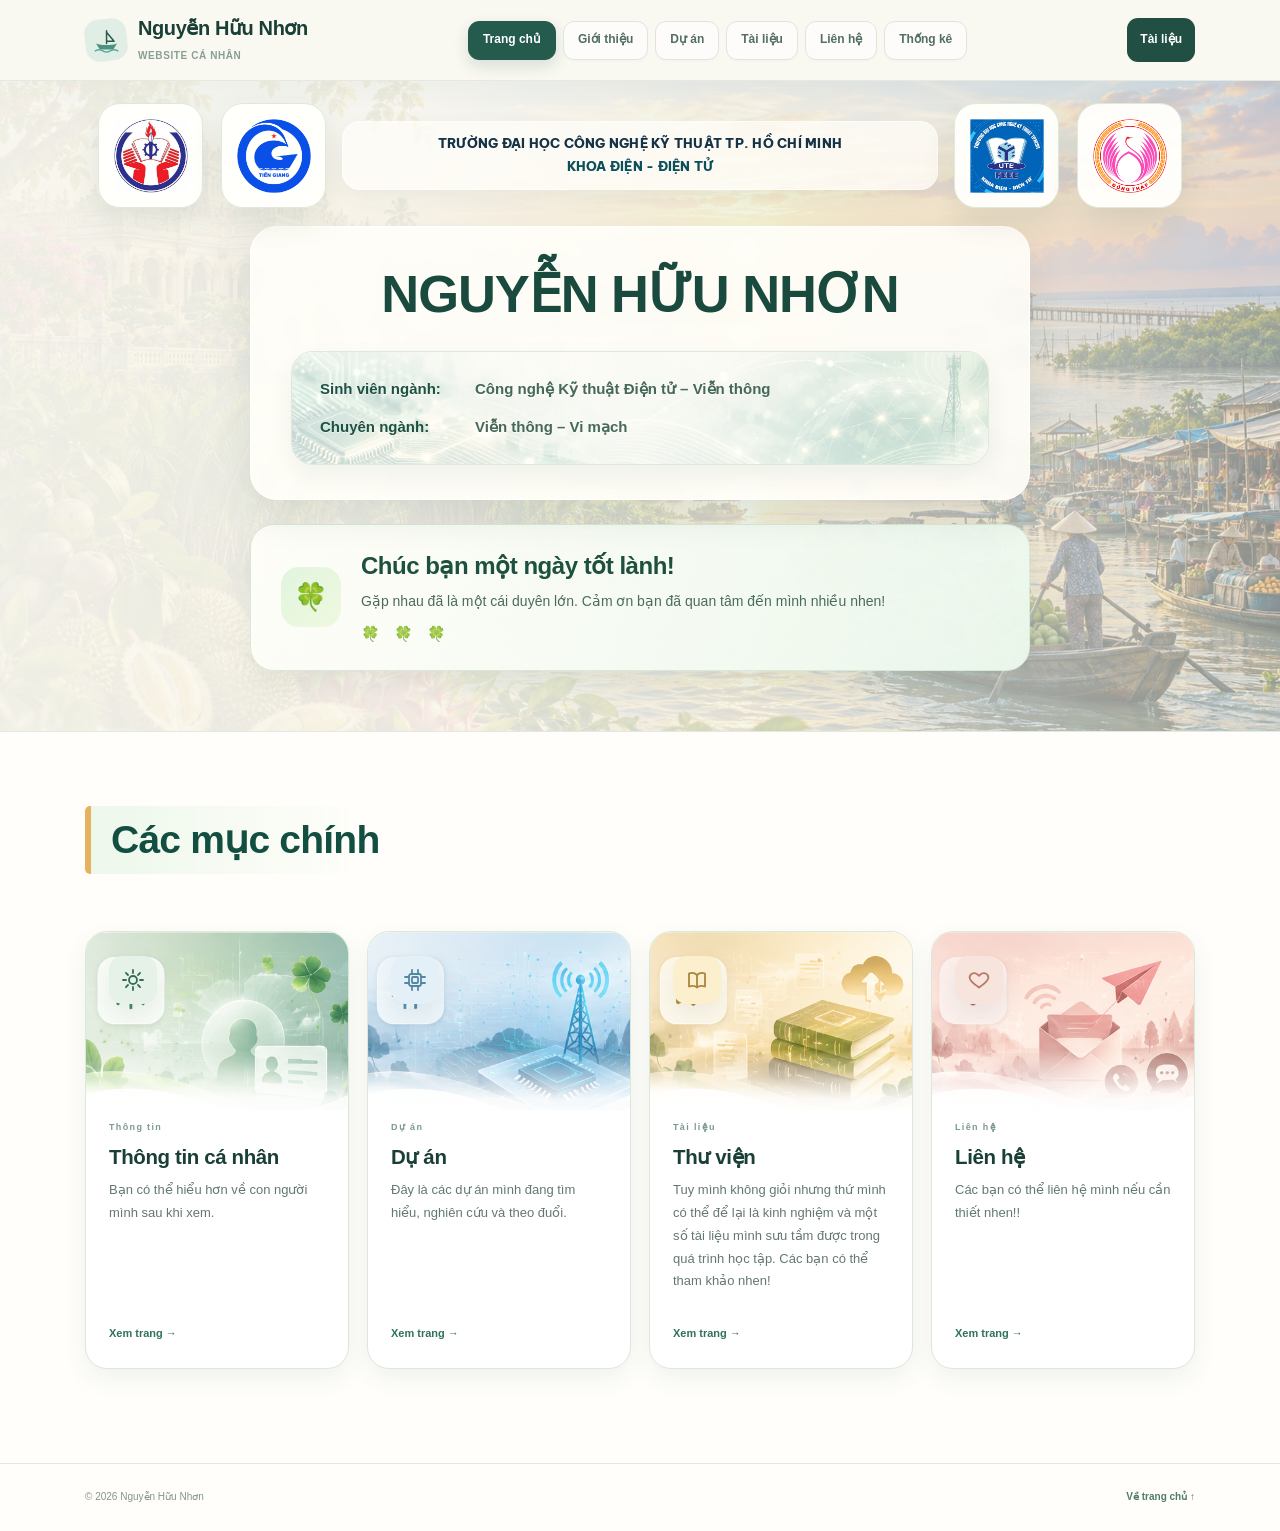
<file: index.html>
<!DOCTYPE html>

<html lang="vi"><head><meta charset="utf-8"/><meta content="width=device-width, initial-scale=1" name="viewport"/>
<meta content="#f9f8f1" name="theme-color"/><meta content="Website cá nhân Nguyễn Hữu Nhơn: giới thiệu, học vấn, dự án và tài liệu." name="description"/>
<title>Nguyễn Hữu Nhơn | Trang chủ</title><link rel="preconnect" href="https://fonts.googleapis.com"/>
<link rel="preconnect" href="https://fonts.gstatic.com" crossorigin="anonymous"/>
<link href="https://fonts.googleapis.com/css2?family=Be+Vietnam+Pro:wght@500;600;700;800&amp;display=swap" rel="stylesheet"/>
<link href="style.css" rel="stylesheet"/></head>
<body data-page="index.html"><svg aria-hidden="true" style="position:absolute;width:0;height:0;overflow:hidden" xmlns="http://www.w3.org/2000/svg">
<symbol id="i-arrow" viewbox="0 0 24 24"><path d="M5 12h14m-6-6 6 6-6 6"></path></symbol>
<symbol id="i-arrow-up" viewbox="0 0 24 24"><path d="M7 17 17 7M8 7h9v9"></path></symbol>
<symbol id="i-search" viewbox="0 0 24 24"><circle cx="11" cy="11" r="7"></circle><path d="m16.5 16.5 4 4"></path></symbol>
<symbol id="i-book" viewbox="0 0 24 24"><path d="M4 5.5C8 4 10 5 12 7c2-2 4-3 8-1.5v13c-3-1-6-1-8 1-2-2-5-2-8-1v-13ZM12 7v12.5"></path></symbol>
<symbol id="i-heart" viewbox="0 0 24 24"><path d="M20.6 7.1c-1.6-2.4-5-2.7-7.1-.7l-1.5 1.5-1.5-1.5C8.4 4.4 5 4.7 3.4 7.1c-2.4 3.5.7 6.9 8.6 12.4 7.9-5.5 11-8.9 8.6-12.4Z"></path></symbol>
<symbol id="i-plus" viewbox="0 0 24 24"><path d="M12 4v16M4 12h16"></path></symbol>
<symbol id="i-x" viewbox="0 0 24 24"><path d="m5 5 14 14M19 5 5 19"></path></symbol>
<symbol id="i-trash" viewbox="0 0 24 24"><path d="M4 7h16M9 7V4h6v3m3 0-1 13H7L6 7m4 4v6m4-6v6"></path></symbol>
<symbol id="i-cloud" viewbox="0 0 24 24"><path d="M8 18H6a4 4 0 0 1 0-8 6.5 6.5 0 0 1 12.5-1 4.5 4.5 0 0 1-.5 9H8Z"></path></symbol>
<symbol id="i-cpu" viewbox="0 0 24 24"><rect height="12" rx="2" width="12" x="6" y="6"></rect><rect height="6" rx="1" width="6" x="9" y="9"></rect><path d="M9 2v4m6-4v4M9 18v4m6-4v4M2 9h4m-4 6h4m12-6h4m-4 6h4"></path></symbol>
<symbol id="i-radio" viewbox="0 0 24 24"><circle cx="12" cy="12" r="2"></circle><path d="M6 6a8.5 8.5 0 0 0 0 12m12-12a8.5 8.5 0 0 1 0 12M3 3a13 13 0 0 0 0 18M21 3a13 13 0 0 1 0 18"></path></symbol>
<symbol id="i-pin" viewbox="0 0 24 24"><path d="M19 10c0 5-7 11-7 11S5 15 5 10a7 7 0 1 1 14 0Z"></path><circle cx="12" cy="10" r="2.5"></circle></symbol>
<symbol id="i-sun" viewbox="0 0 24 24"><circle cx="12" cy="12" r="4"></circle><path d="M12 2v3m0 14v3M2 12h3m14 0h3M4.9 4.9l2.1 2.1m10 10 2.1 2.1M19.1 4.9 17 7m-10 10-2.1 2.1"></path></symbol>
<symbol id="i-code" viewbox="0 0 24 24"><path d="m8 7-5 5 5 5m8-10 5 5-5 5m-2-12-4 14"></path></symbol>
<symbol id="i-menu" viewbox="0 0 24 24"><path d="M4 7h16M4 12h16M4 17h16"></path></symbol>
<symbol id="i-download" viewbox="0 0 24 24"><path d="M12 3v12m-4-4 4 4 4-4M4 17v3h16v-3"></path></symbol>
</svg>
<header class="site-header"><div class="container header-row">
<a aria-label="Nguyễn Hữu Nhơn - Trang chủ" class="brand" href="index.html">
<span aria-hidden="true" class="brand-mark"><svg fill="none" height="27" viewbox="0 0 36 36" width="27"><path d="M4 22c7 3 21 3 28 0l-5 8H9l-5-8Z" fill="#4d9180"></path><path d="M18 5v17M18 7l10 12H18" stroke="#285b4c" stroke-linecap="round" stroke-linejoin="round" stroke-width="2"></path><path d="M3 32q5-3 10 0t10 0t10 0" stroke="#62a9a1" stroke-linecap="round" stroke-width="2"></path></svg></span>
<span><span class="brand-name">Nguyễn Hữu Nhơn</span><span class="brand-desc">Website cá nhân</span></span>
</a>
<nav aria-label="Điều hướng chính" class="site-nav" id="site-nav"><a aria-current="page" class="active" href="index.html">Trang chủ</a>
<a href="gioi-thieu.html">Giới thiệu</a>
<a href="du-an.html">Dự án</a>
<a href="tai-lieu.html">Tài liệu</a>
<a href="lien-he.html">Liên hệ</a><a href="thong-ke.html">Thống kê</a></nav>
<a class="header-cta" href="tai-lieu.html">Tài liệu</a>
<button aria-controls="site-nav" aria-expanded="false" aria-label="Mở menu" class="menu-toggle" id="menu-toggle" type="button"><svg class="icon"><use href="#i-menu"></use></svg></button>
</div></header><main><section class="hero home-hero" id="trang-chu">
<!-- Cụm logo giới thiệu: trái (trường / Tiền Giang), phải (khoa / Đồng Tháp). -->
<div aria-label="Biểu trưng trường, khoa và hai tỉnh miền Tây" class="hero-emblems hero-emblems-split">
<div aria-label="Logo bên trái" class="emblem-row emblem-row-left">
<div class="emblem" title="Trường Đại học Sư phạm Kỹ thuật TP.HCM"><img alt="Logo Trường Đại học Sư phạm Kỹ thuật TP.HCM" height="320" src="images/logo-hcmute.png" width="320"/></div>
<div class="emblem" title="Tỉnh Tiền Giang"><img alt="Logo tỉnh Tiền Giang" height="320" src="images/logo-tien-giang.png" width="320"/></div>
</div>
<div class="site-academic-brand" aria-label="Trường và khoa">
  <span class="school-name">TRƯỜNG ĐẠI HỌC CÔNG NGHỆ KỸ THUẬT TP. HỒ CHÍ MINH</span>
  <span class="faculty-name">KHOA ĐIỆN - ĐIỆN TỬ</span>
</div>
<div aria-label="Logo bên phải" class="emblem-row emblem-row-right">
<div class="emblem" title="Khoa Điện - Điện tử"><img alt="Logo Khoa Điện - Điện tử" height="320" src="images/logo-khoa-dien-dien-tu.png" width="320"/></div>
<div class="emblem" title="Tỉnh Đồng Tháp"><img alt="Logo tỉnh Đồng Tháp" height="320" src="images/logo-dong-thap.png" width="320"/></div>
</div>
</div>
<div class="container hero-layout">
<div aria-label="Giới thiệu Nguyễn Hữu Nhơn" class="hero-copy">
<h1>Nguyễn Hữu Nhơn</h1>
<div class="hero-stack">
<div class="hero-info-card">
<div class="hero-study-list">
<div class="hero-study-row"><span class="label">Sinh viên ngành:</span><span class="value">Công nghệ Kỹ thuật Điện tử – Viễn thông</span></div>
<div class="hero-study-row"><span class="label">Chuyên ngành:</span><span class="value">Viễn thông – Vi mạch</span></div>
</div>
</div>
</div>
</div>
<div class="hero-wish-outer">
<div class="home-greeting-box">

<div aria-hidden="true" class="home-greeting-icon">🍀</div>
<div>
<h3>Chúc bạn một ngày tốt lành!</h3>
<p>Gặp nhau đã là một cái duyên lớn. Cảm ơn bạn đã quan tâm đến mình nhiều nhen!</p>
<div aria-hidden="true" class="wish-floral">🍀  🍀  🍀</div></div>
</div>
</div>
</div>
</section><section aria-label="Đi đến các trang chính" class="home-quick section-pad">
<div class="container"><div class="section-top"><div><h2 class="section-heading">Các mục chính</h2></div></div>
<div class="quick-grid">
<a class="quick-card card-info" href="gioi-thieu.html"><span class="quick-icon mint"><svg class="icon"><use href="#i-sun"></use></svg></span><span class="quick-num">Thông tin</span><h3>Thông tin cá nhân</h3><p>Bạn có thể hiểu hơn về con người mình sau khi xem.</p><span class="quick-more">Xem trang →</span></a>
<a class="quick-card card-project" href="du-an.html"><span class="quick-icon sky"><svg class="icon"><use href="#i-cpu"></use></svg></span><span class="quick-num">Dự án</span><h3>Dự án</h3><p>Đây là các dự án mình đang tìm hiểu, nghiên cứu và theo đuổi.</p><span class="quick-more">Xem trang →</span></a>
<a class="quick-card card-library" href="tai-lieu.html"><span class="quick-icon sand"><svg class="icon"><use href="#i-book"></use></svg></span><span class="quick-num">Tài liệu</span><h3>Thư viện</h3><p>Tuy mình không giỏi nhưng thứ mình có thể để lại là kinh nghiệm và một số tài liệu mình sưu tầm được trong quá trình học tập. Các bạn có thể tham khảo nhen!</p><span class="quick-more">Xem trang →</span></a>
<a class="quick-card card-contact" href="lien-he.html"><span class="quick-icon rose"><svg class="icon"><use href="#i-heart"></use></svg></span><span class="quick-num">Liên hệ</span><h3>Liên hệ</h3><p>Các bạn có thể liên hệ mình nếu cần thiết nhen!!</p><span class="quick-more">Xem trang →</span></a>
</div></div></section></main><footer><div class="container footer-inner"><span>© <span id="year">2026</span> Nguyễn Hữu Nhơn</span><a href="index.html">Về trang chủ ↑</a></div></footer><div aria-live="polite" id="toast" role="status"></div>
<script src="analytics-config.js"></script>
<script defer src="analytics.js"></script>
<script src="script.js"></script></body></html>
</file>
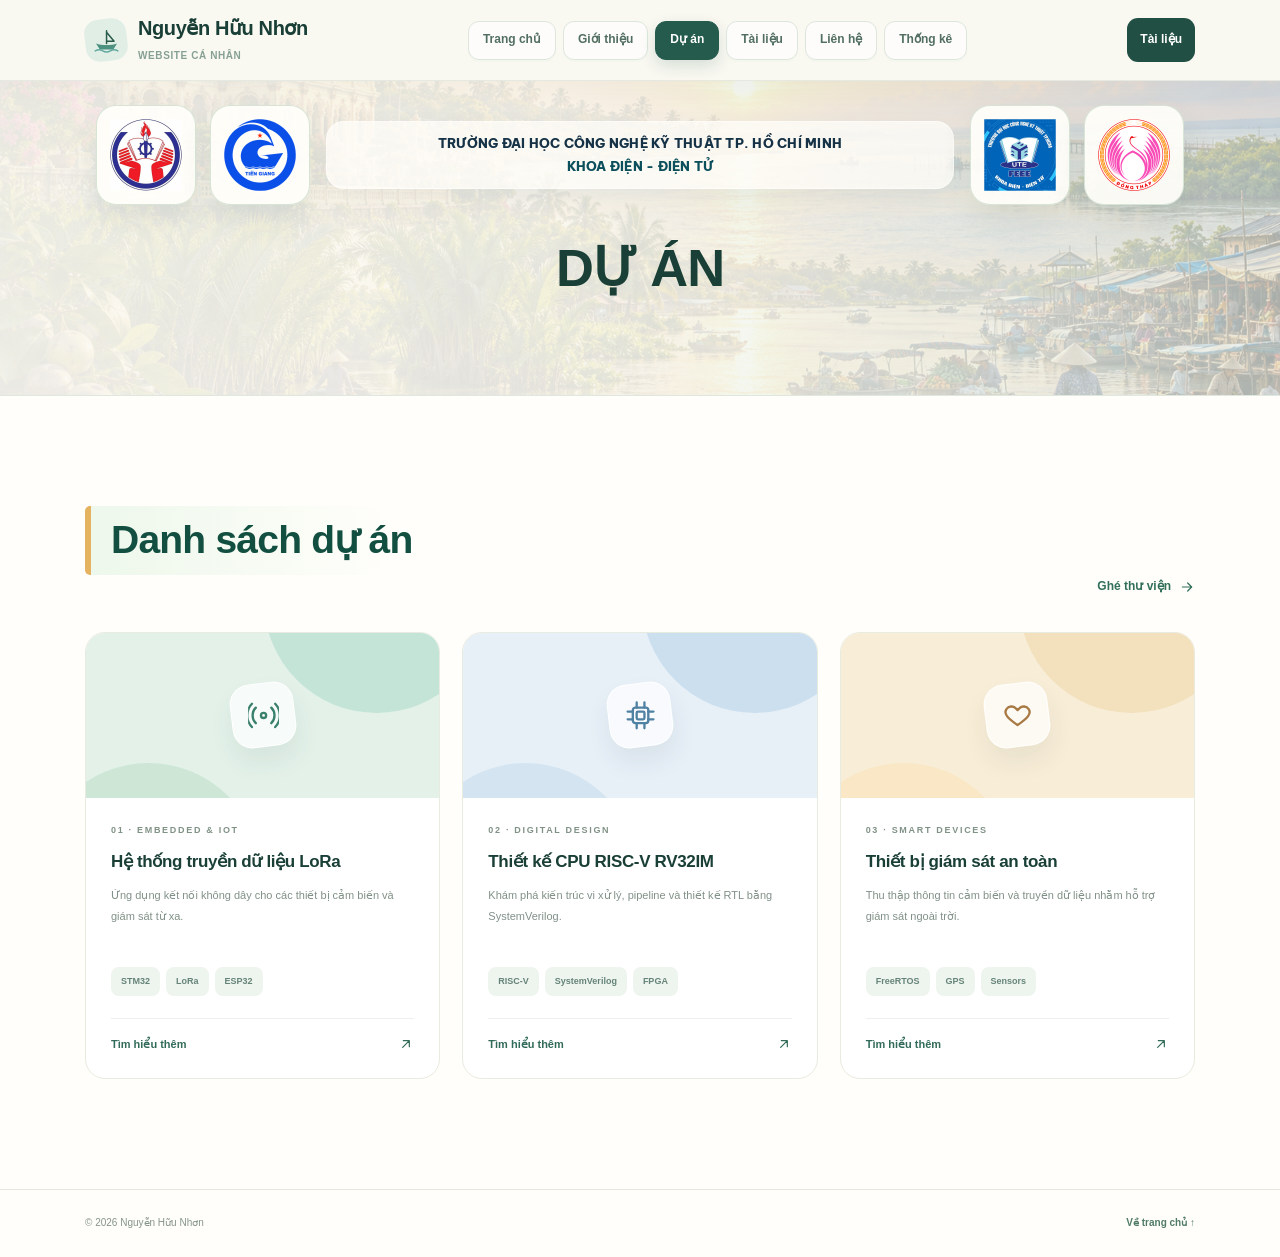
<file: du-an.html>
<!DOCTYPE html>

<html lang="vi"><head><meta charset="utf-8"/><meta content="width=device-width, initial-scale=1" name="viewport"/>
<meta content="#f9f8f1" name="theme-color"/><meta content="Website cá nhân Nguyễn Hữu Nhơn: giới thiệu, học vấn, dự án và tài liệu." name="description"/>
<title>Dự án | Nguyễn Hữu Nhơn</title><link rel="preconnect" href="https://fonts.googleapis.com"/>
<link rel="preconnect" href="https://fonts.gstatic.com" crossorigin="anonymous"/>
<link href="https://fonts.googleapis.com/css2?family=Be+Vietnam+Pro:wght@500;600;700;800&amp;display=swap" rel="stylesheet"/>
<link href="style.css" rel="stylesheet"/></head>
<body data-page="du-an.html"><svg aria-hidden="true" style="position:absolute;width:0;height:0;overflow:hidden" xmlns="http://www.w3.org/2000/svg">
<symbol id="i-arrow" viewbox="0 0 24 24"><path d="M5 12h14m-6-6 6 6-6 6"></path></symbol>
<symbol id="i-arrow-up" viewbox="0 0 24 24"><path d="M7 17 17 7M8 7h9v9"></path></symbol>
<symbol id="i-search" viewbox="0 0 24 24"><circle cx="11" cy="11" r="7"></circle><path d="m16.5 16.5 4 4"></path></symbol>
<symbol id="i-book" viewbox="0 0 24 24"><path d="M4 5.5C8 4 10 5 12 7c2-2 4-3 8-1.5v13c-3-1-6-1-8 1-2-2-5-2-8-1v-13ZM12 7v12.5"></path></symbol>
<symbol id="i-heart" viewbox="0 0 24 24"><path d="M20.6 7.1c-1.6-2.4-5-2.7-7.1-.7l-1.5 1.5-1.5-1.5C8.4 4.4 5 4.7 3.4 7.1c-2.4 3.5.7 6.9 8.6 12.4 7.9-5.5 11-8.9 8.6-12.4Z"></path></symbol>
<symbol id="i-plus" viewbox="0 0 24 24"><path d="M12 4v16M4 12h16"></path></symbol>
<symbol id="i-x" viewbox="0 0 24 24"><path d="m5 5 14 14M19 5 5 19"></path></symbol>
<symbol id="i-trash" viewbox="0 0 24 24"><path d="M4 7h16M9 7V4h6v3m3 0-1 13H7L6 7m4 4v6m4-6v6"></path></symbol>
<symbol id="i-cloud" viewbox="0 0 24 24"><path d="M8 18H6a4 4 0 0 1 0-8 6.5 6.5 0 0 1 12.5-1 4.5 4.5 0 0 1-.5 9H8Z"></path></symbol>
<symbol id="i-cpu" viewbox="0 0 24 24"><rect height="12" rx="2" width="12" x="6" y="6"></rect><rect height="6" rx="1" width="6" x="9" y="9"></rect><path d="M9 2v4m6-4v4M9 18v4m6-4v4M2 9h4m-4 6h4m12-6h4m-4 6h4"></path></symbol>
<symbol id="i-radio" viewbox="0 0 24 24"><circle cx="12" cy="12" r="2"></circle><path d="M6 6a8.5 8.5 0 0 0 0 12m12-12a8.5 8.5 0 0 1 0 12M3 3a13 13 0 0 0 0 18M21 3a13 13 0 0 1 0 18"></path></symbol>
<symbol id="i-pin" viewbox="0 0 24 24"><path d="M19 10c0 5-7 11-7 11S5 15 5 10a7 7 0 1 1 14 0Z"></path><circle cx="12" cy="10" r="2.5"></circle></symbol>
<symbol id="i-sun" viewbox="0 0 24 24"><circle cx="12" cy="12" r="4"></circle><path d="M12 2v3m0 14v3M2 12h3m14 0h3M4.9 4.9l2.1 2.1m10 10 2.1 2.1M19.1 4.9 17 7m-10 10-2.1 2.1"></path></symbol>
<symbol id="i-code" viewbox="0 0 24 24"><path d="m8 7-5 5 5 5m8-10 5 5-5 5m-2-12-4 14"></path></symbol>
<symbol id="i-menu" viewbox="0 0 24 24"><path d="M4 7h16M4 12h16M4 17h16"></path></symbol>
<symbol id="i-download" viewbox="0 0 24 24"><path d="M12 3v12m-4-4 4 4 4-4M4 17v3h16v-3"></path></symbol>
</svg>
<header class="site-header"><div class="container header-row">
<a aria-label="Nguyễn Hữu Nhơn - Trang chủ" class="brand" href="index.html">
<span aria-hidden="true" class="brand-mark"><svg fill="none" height="27" viewbox="0 0 36 36" width="27"><path d="M4 22c7 3 21 3 28 0l-5 8H9l-5-8Z" fill="#4d9180"></path><path d="M18 5v17M18 7l10 12H18" stroke="#285b4c" stroke-linecap="round" stroke-linejoin="round" stroke-width="2"></path><path d="M3 32q5-3 10 0t10 0t10 0" stroke="#62a9a1" stroke-linecap="round" stroke-width="2"></path></svg></span>
<span><span class="brand-name">Nguyễn Hữu Nhơn</span><span class="brand-desc">Website cá nhân</span></span>
</a>
<nav aria-label="Điều hướng chính" class="site-nav" id="site-nav"><a href="index.html">Trang chủ</a>
<a href="gioi-thieu.html">Giới thiệu</a>
<a aria-current="page" class="active" href="du-an.html">Dự án</a>
<a href="tai-lieu.html">Tài liệu</a>
<a href="lien-he.html">Liên hệ</a><a href="thong-ke.html">Thống kê</a></nav>
<a class="header-cta" href="tai-lieu.html">Tài liệu</a>
<button aria-controls="site-nav" aria-expanded="false" aria-label="Mở menu" class="menu-toggle" id="menu-toggle" type="button"><svg class="icon"><use href="#i-menu"></use></svg></button>
</div></header><main><section aria-label="Giới thiệu trang" class="page-banner"><div aria-label="Các biểu trưng giới thiệu" class="hero-emblems hero-emblems-split">
<div aria-label="Logo bên trái" class="emblem-row emblem-row-left">
<div class="emblem" title="Logo trường HCMUTE"><img alt="Logo Trường Đại học Sư phạm Kỹ thuật TP.HCM" height="320" src="images/logo-hcmute.png" width="320"/></div>
<div class="emblem" title="Logo tỉnh Tiền Giang"><img alt="Logo tỉnh Tiền Giang" height="320" src="images/logo-tien-giang.png" width="320"/></div>
</div>
<div class="site-academic-brand" aria-label="Trường và khoa">
  <span class="school-name">TRƯỜNG ĐẠI HỌC CÔNG NGHỆ KỸ THUẬT TP. HỒ CHÍ MINH</span>
  <span class="faculty-name">KHOA ĐIỆN - ĐIỆN TỬ</span>
</div>
<div aria-label="Logo bên phải" class="emblem-row emblem-row-right">
<div class="emblem" title="Logo khoa Điện - Điện tử"><img alt="Logo Khoa Điện - Điện tử" height="320" src="images/logo-khoa-dien-dien-tu.png" width="320"/></div>
<div class="emblem" title="Logo tỉnh Đồng Tháp"><img alt="Logo tỉnh Đồng Tháp" height="320" src="images/logo-dong-thap.png" width="320"/></div>
</div>
</div>
<div class="container page-banner-center">
<h1>Dự án</h1>
</div>
</section><section class="section-pad projects projects-page" id="du-an">
<div class="container">
<div class="section-top">
<div><h2 class="section-heading">Danh sách dự án</h2></div>
<a class="text-link" href="tai-lieu.html">Ghé thư viện <svg class="icon icon-sm"><use href="#i-arrow"></use></svg></a>
</div>
<div class="project-grid">
<article class="project-card">
<div class="project-banner"><div class="project-symbol"><svg class="icon"><use href="#i-radio"></use></svg></div></div>
<div class="project-card-body"><div class="project-meta">01 · Embedded &amp; IoT</div><h3>Hệ thống truyền dữ liệu LoRa</h3><p>Ứng dụng kết nối không dây cho các thiết bị cảm biến và giám sát từ xa.</p><div class="tags"><span>STM32</span><span>LoRa</span><span>ESP32</span></div><div class="card-footer"><button class="project-detail-button" data-project="lora">Tìm hiểu thêm <svg class="icon icon-sm"><use href="#i-arrow-up"></use></svg></button></div></div>
</article>
<article class="project-card">
<div class="project-banner"><div class="project-symbol"><svg class="icon"><use href="#i-cpu"></use></svg></div></div>
<div class="project-card-body"><div class="project-meta">02 · Digital Design</div><h3>Thiết kế CPU RISC-V RV32IM</h3><p>Khám phá kiến trúc vi xử lý, pipeline và thiết kế RTL bằng SystemVerilog.</p><div class="tags"><span>RISC-V</span><span>SystemVerilog</span><span>FPGA</span></div><div class="card-footer"><button class="project-detail-button" data-project="riscv">Tìm hiểu thêm <svg class="icon icon-sm"><use href="#i-arrow-up"></use></svg></button></div></div>
</article>
<article class="project-card">
<div class="project-banner"><div class="project-symbol"><svg class="icon"><use href="#i-heart"></use></svg></div></div>
<div class="project-card-body"><div class="project-meta">03 · Smart Devices</div><h3>Thiết bị giám sát an toàn</h3><p>Thu thập thông tin cảm biến và truyền dữ liệu nhằm hỗ trợ giám sát ngoài trời.</p><div class="tags"><span>FreeRTOS</span><span>GPS</span><span>Sensors</span></div><div class="card-footer"><button class="project-detail-button" data-project="safety">Tìm hiểu thêm <svg class="icon icon-sm"><use href="#i-arrow-up"></use></svg></button></div></div>
</article>
</div>
</div>
</section></main><footer><div class="container footer-inner"><span>© <span id="year">2026</span> Nguyễn Hữu Nhơn</span><a href="index.html">Về trang chủ ↑</a></div></footer><div aria-labelledby="project-modal-title" aria-modal="true" class="modal-backdrop" id="project-modal" role="dialog">
<div class="modal">
<div class="modal-head"><div><div class="eyebrow">Thông tin dự án · bản demo</div><h2 id="project-modal-title"></h2></div><button aria-label="Đóng" class="icon-button" data-close="project-modal" type="button"><svg class="icon"><use href="#i-x"></use></svg></button></div>
<div class="project-info-box" id="project-modal-body"></div>
<div class="form-actions"><button class="btn btn-primary" data-close="project-modal" type="button">Đã xem <svg class="icon icon-sm"><use href="#i-arrow"></use></svg></button></div>
</div>
</div><div aria-live="polite" id="toast" role="status"></div>
<script src="analytics-config.js"></script>
<script defer src="analytics.js"></script>
<script src="script.js"></script></body></html>
</file>
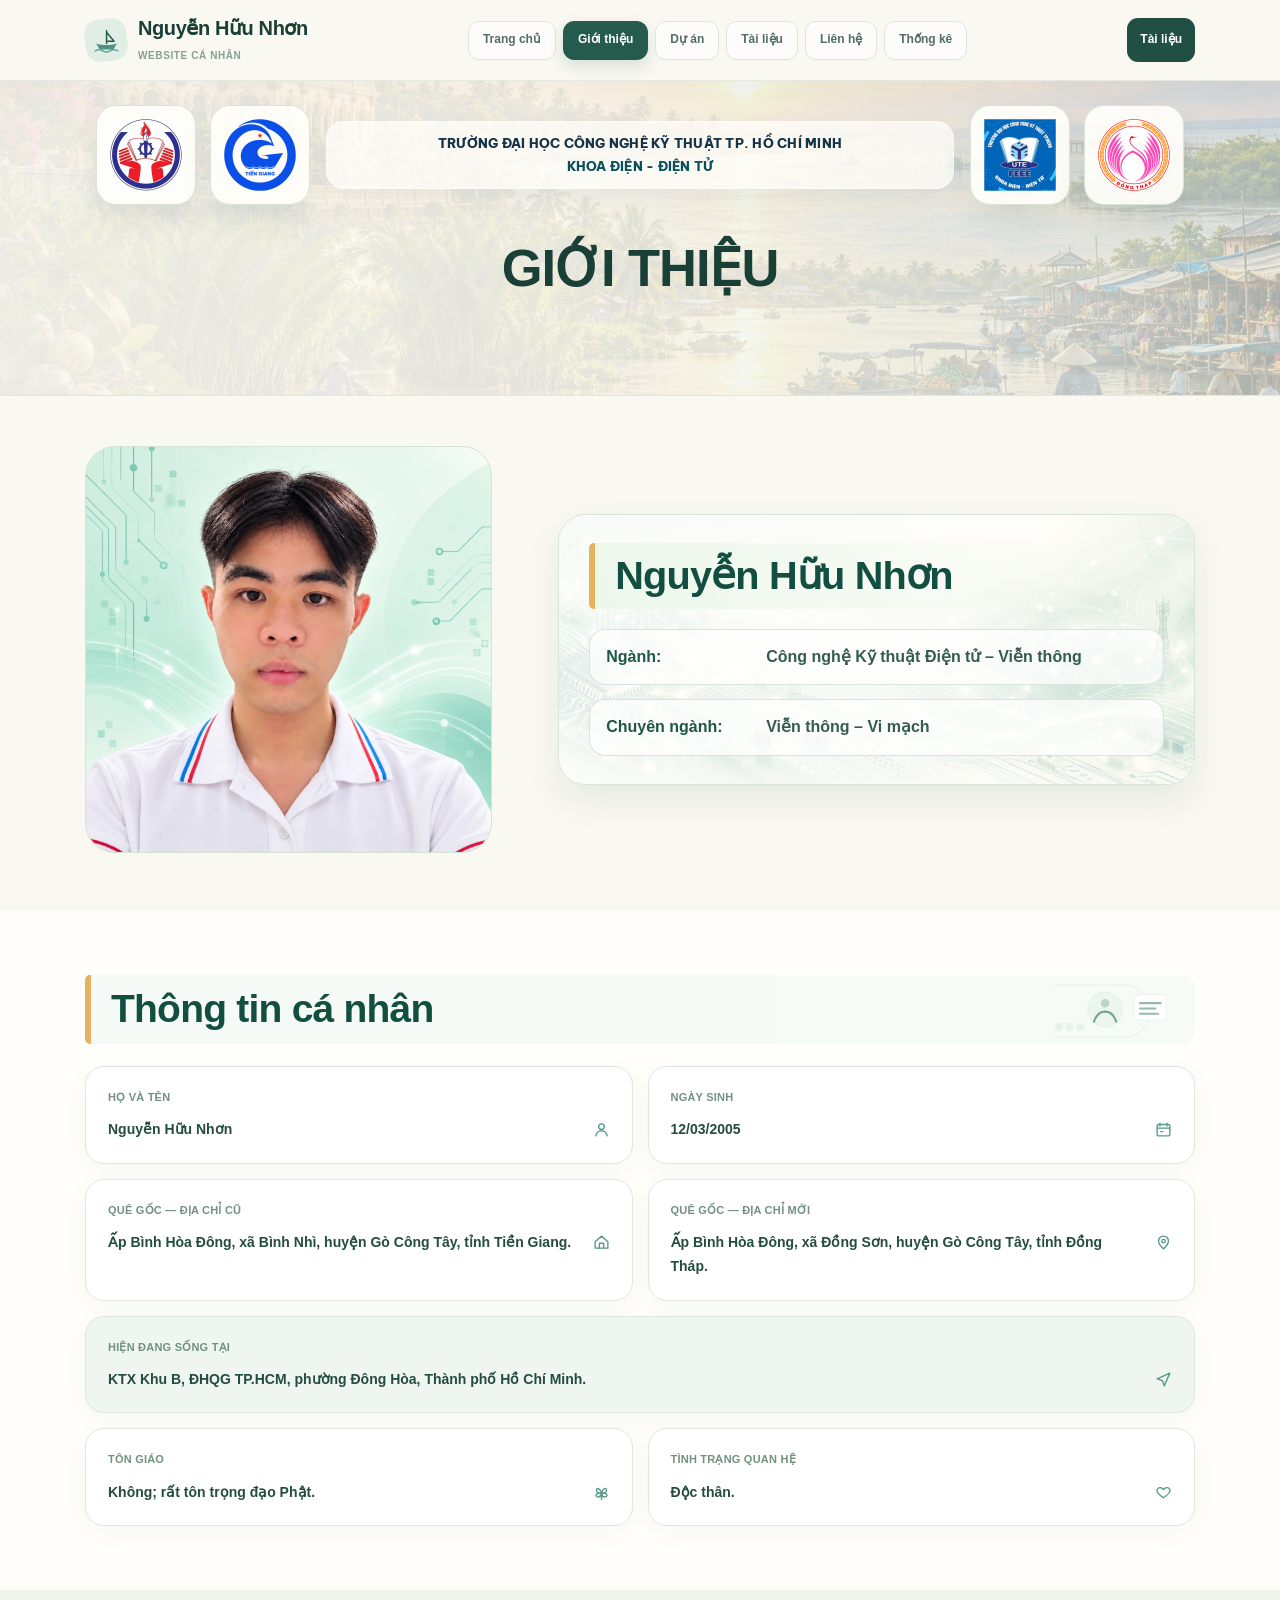
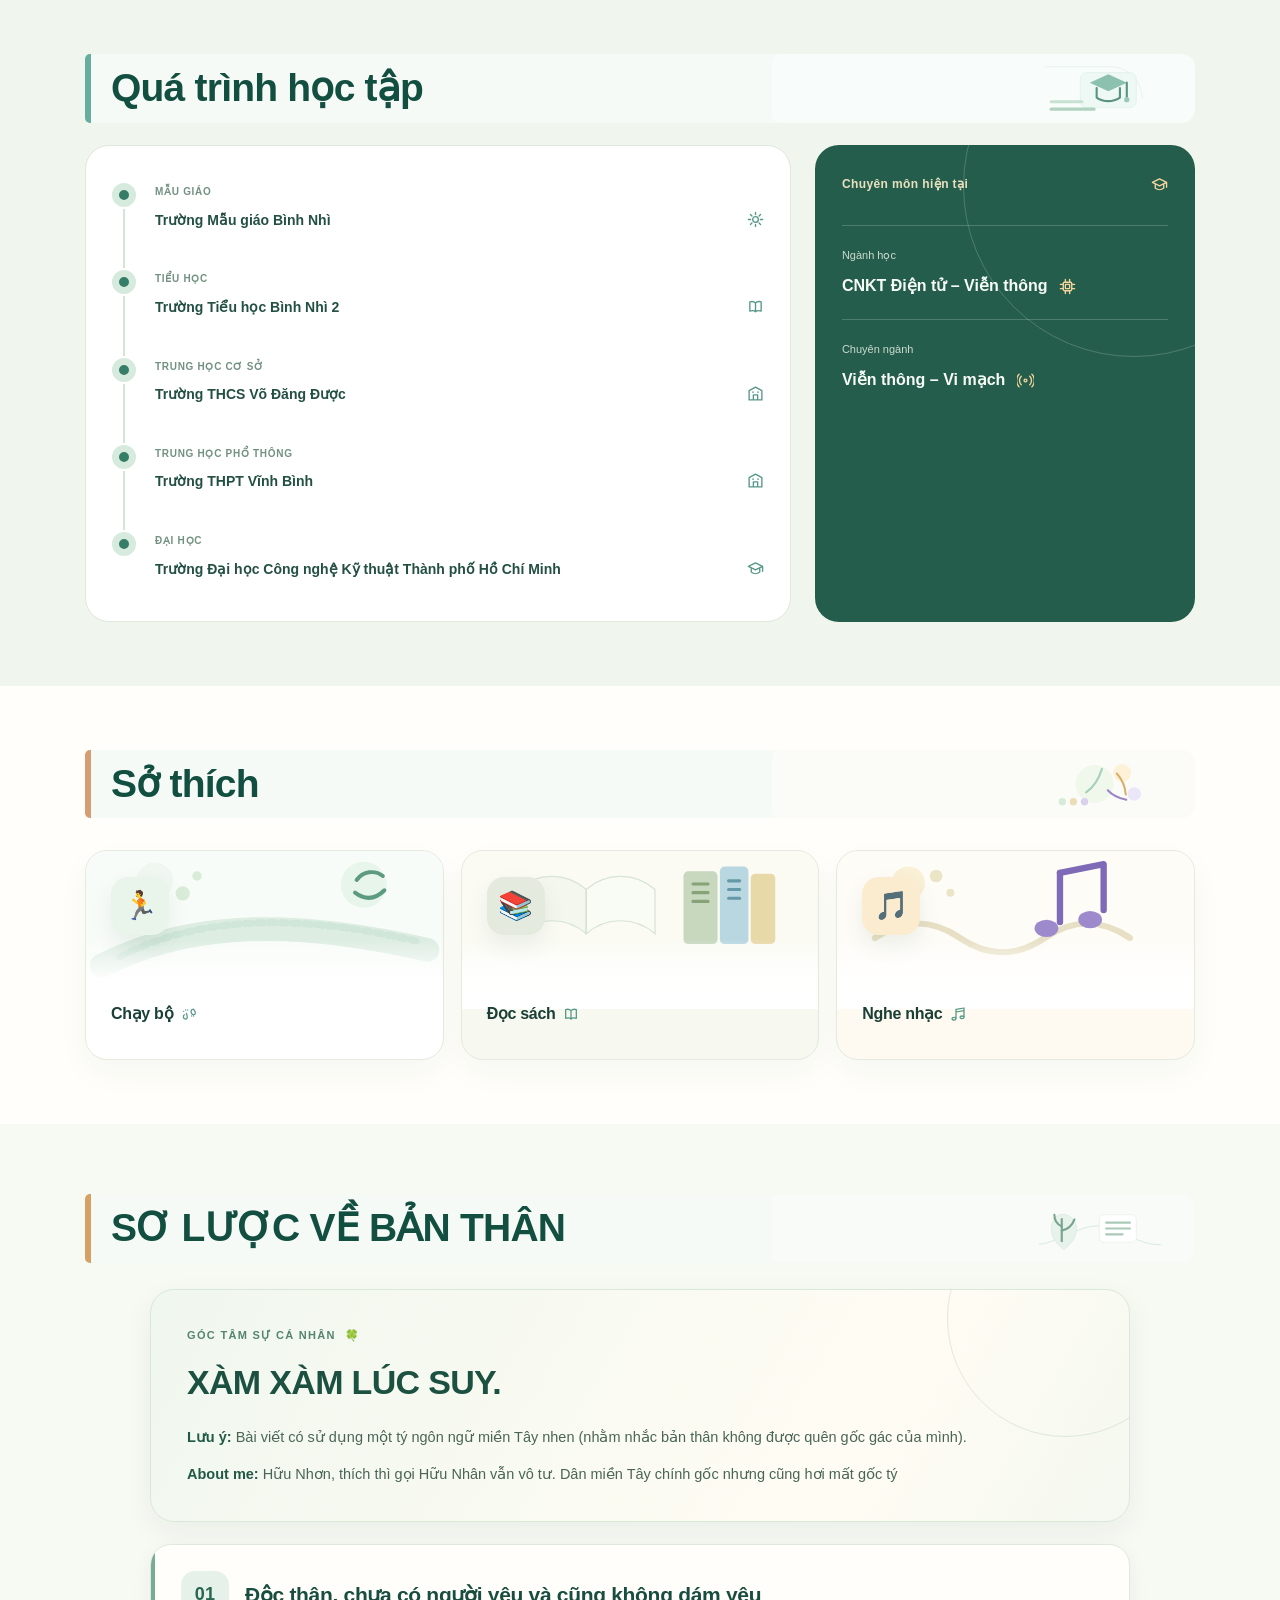
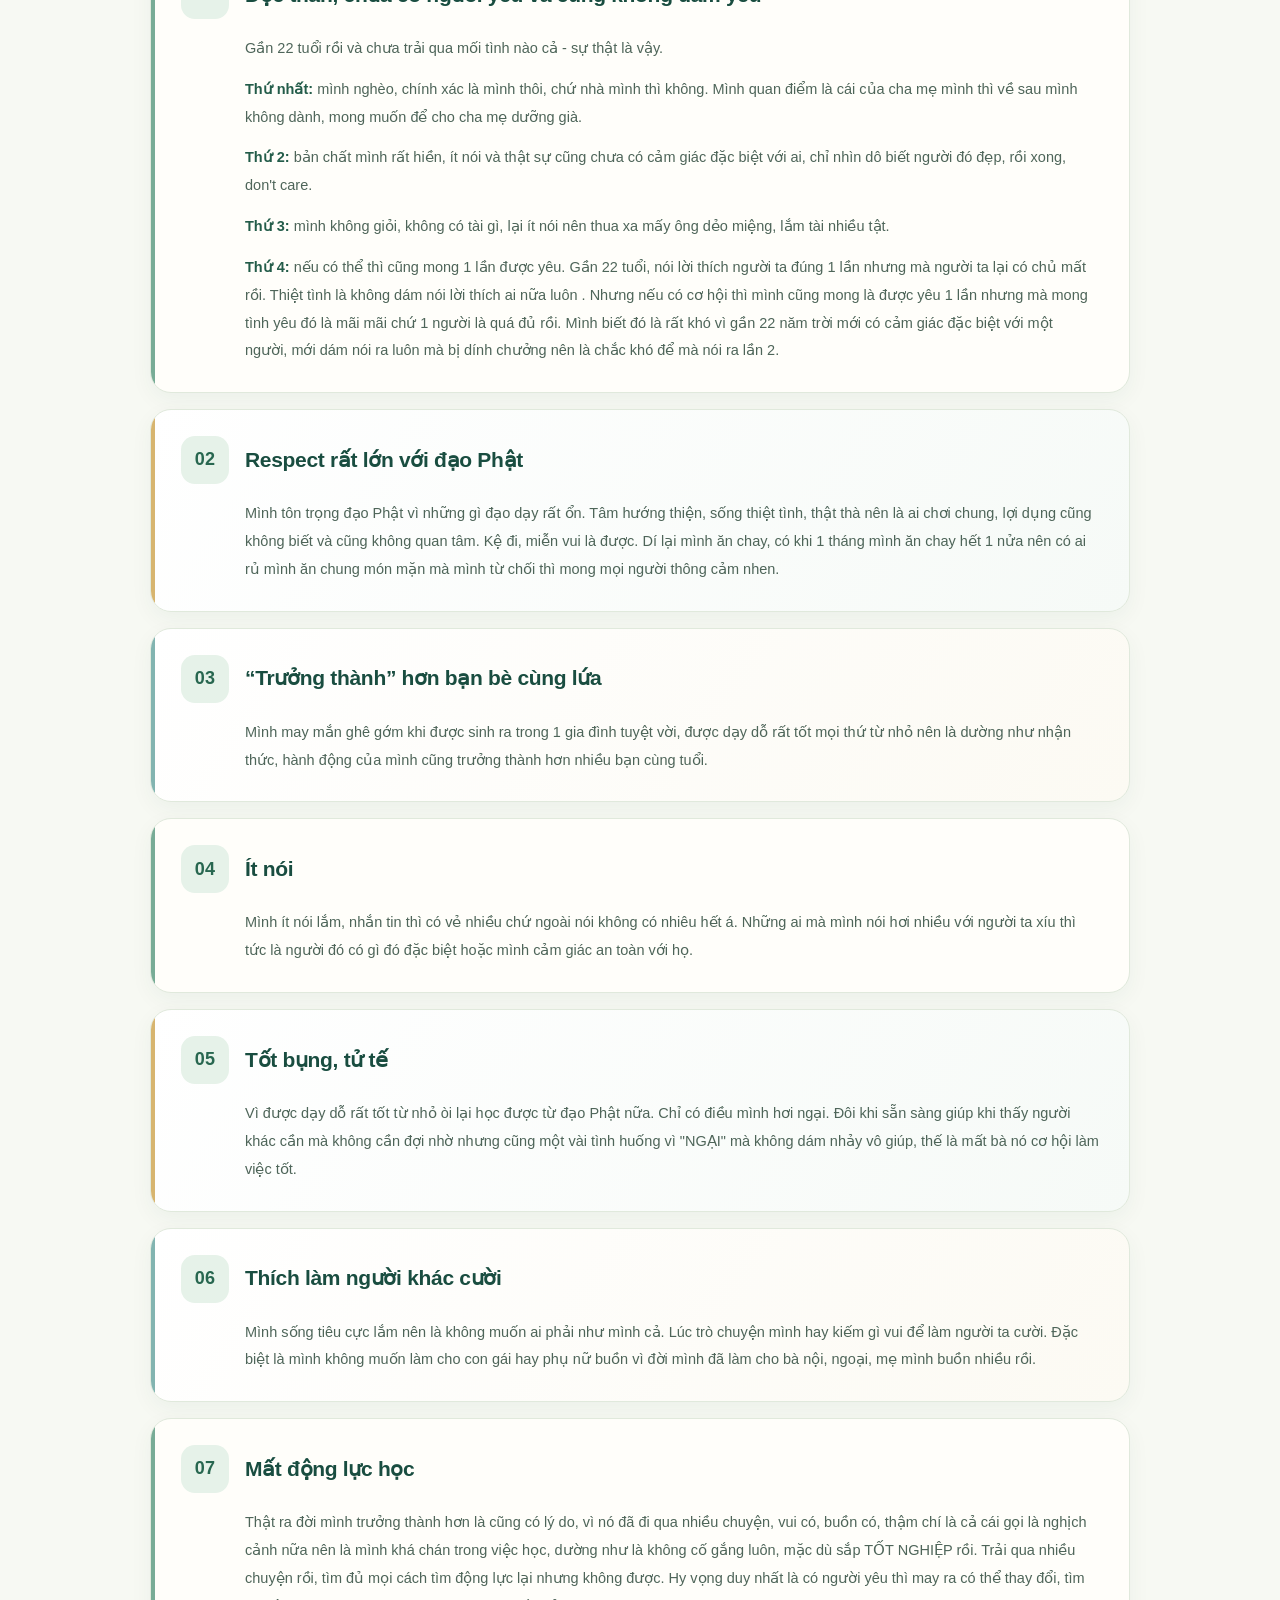
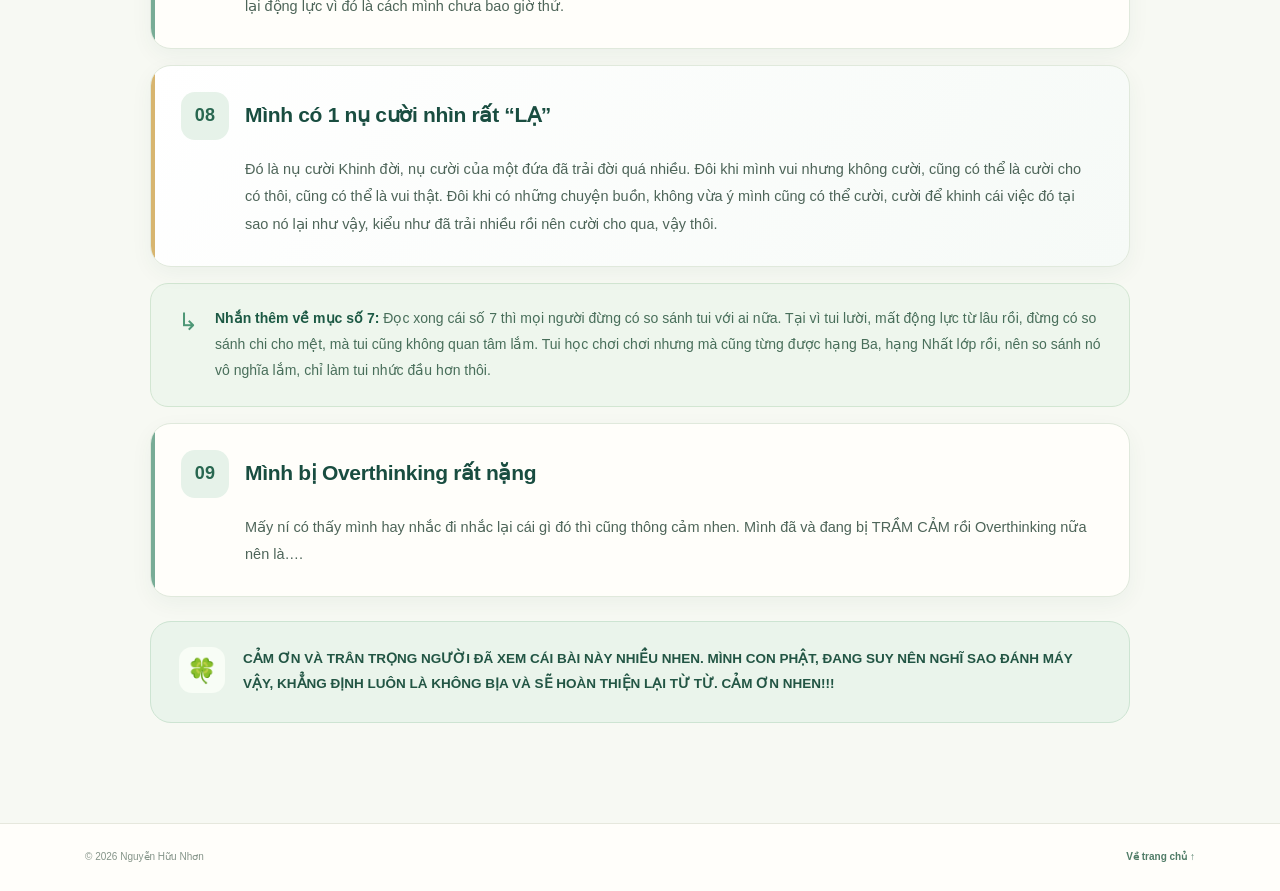
<file: gioi-thieu.html>
<!DOCTYPE html>

<html lang="vi"><head><meta charset="utf-8"/><meta content="width=device-width, initial-scale=1" name="viewport"/>
<meta content="#f9f8f1" name="theme-color"/><meta content="Website cá nhân Nguyễn Hữu Nhơn: giới thiệu, học vấn, dự án và tài liệu." name="description"/>
<title>Giới thiệu | Nguyễn Hữu Nhơn</title><link href="https://fonts.googleapis.com" rel="preconnect"/>
<link crossorigin="anonymous" href="https://fonts.gstatic.com" rel="preconnect"/>
<link href="https://fonts.googleapis.com/css2?family=Be+Vietnam+Pro:wght@500;600;700;800&amp;display=swap" rel="stylesheet"/>
<link href="style.css" rel="stylesheet"/><style>.profile-portrait{min-height:auto;aspect-ratio:1/1;padding:0;align-items:stretch;justify-content:stretch;overflow:hidden}.profile-portrait::before,.profile-portrait .portrait-orbit{display:none}.profile-portrait .portrait-initials{position:relative;width:100%;height:100%;border:none;border-radius:0;display:block;background:transparent;box-shadow:none;padding:0;overflow:hidden;line-height:0}.profile-portrait .portrait-initials img{display:block;width:100%;height:100%;object-fit:cover;object-position:center}@media (max-width:767px){.profile-portrait{max-width:420px;margin-inline:auto;aspect-ratio:1/1}}</style></head>
<body data-page="gioi-thieu.html"><svg aria-hidden="true" style="position:absolute;width:0;height:0;overflow:hidden" xmlns="http://www.w3.org/2000/svg">
<symbol id="i-arrow" viewbox="0 0 24 24"><path d="M5 12h14m-6-6 6 6-6 6"></path></symbol>
<symbol id="i-arrow-up" viewbox="0 0 24 24"><path d="M7 17 17 7M8 7h9v9"></path></symbol>
<symbol id="i-search" viewbox="0 0 24 24"><circle cx="11" cy="11" r="7"></circle><path d="m16.5 16.5 4 4"></path></symbol>
<symbol id="i-book" viewbox="0 0 24 24"><path d="M4 5.5C8 4 10 5 12 7c2-2 4-3 8-1.5v13c-3-1-6-1-8 1-2-2-5-2-8-1v-13ZM12 7v12.5"></path></symbol>
<symbol id="i-heart" viewbox="0 0 24 24"><path d="M20.6 7.1c-1.6-2.4-5-2.7-7.1-.7l-1.5 1.5-1.5-1.5C8.4 4.4 5 4.7 3.4 7.1c-2.4 3.5.7 6.9 8.6 12.4 7.9-5.5 11-8.9 8.6-12.4Z"></path></symbol>
<symbol id="i-plus" viewbox="0 0 24 24"><path d="M12 4v16M4 12h16"></path></symbol>
<symbol id="i-x" viewbox="0 0 24 24"><path d="m5 5 14 14M19 5 5 19"></path></symbol>
<symbol id="i-trash" viewbox="0 0 24 24"><path d="M4 7h16M9 7V4h6v3m3 0-1 13H7L6 7m4 4v6m4-6v6"></path></symbol>
<symbol id="i-cloud" viewbox="0 0 24 24"><path d="M8 18H6a4 4 0 0 1 0-8 6.5 6.5 0 0 1 12.5-1 4.5 4.5 0 0 1-.5 9H8Z"></path></symbol>
<symbol id="i-cpu" viewbox="0 0 24 24"><rect height="12" rx="2" width="12" x="6" y="6"></rect><rect height="6" rx="1" width="6" x="9" y="9"></rect><path d="M9 2v4m6-4v4M9 18v4m6-4v4M2 9h4m-4 6h4m12-6h4m-4 6h4"></path></symbol>
<symbol id="i-radio" viewbox="0 0 24 24"><circle cx="12" cy="12" r="2"></circle><path d="M6 6a8.5 8.5 0 0 0 0 12m12-12a8.5 8.5 0 0 1 0 12M3 3a13 13 0 0 0 0 18M21 3a13 13 0 0 1 0 18"></path></symbol>
<symbol id="i-pin" viewbox="0 0 24 24"><path d="M19 10c0 5-7 11-7 11S5 15 5 10a7 7 0 1 1 14 0Z"></path><circle cx="12" cy="10" r="2.5"></circle></symbol>
<symbol id="i-sun" viewbox="0 0 24 24"><circle cx="12" cy="12" r="4"></circle><path d="M12 2v3m0 14v3M2 12h3m14 0h3M4.9 4.9l2.1 2.1m10 10 2.1 2.1M19.1 4.9 17 7m-10 10-2.1 2.1"></path></symbol>
<symbol id="i-code" viewbox="0 0 24 24"><path d="m8 7-5 5 5 5m8-10 5 5-5 5m-2-12-4 14"></path></symbol>
<symbol id="i-menu" viewbox="0 0 24 24"><path d="M4 7h16M4 12h16M4 17h16"></path></symbol>
<symbol id="i-download" viewbox="0 0 24 24"><path d="M12 3v12m-4-4 4 4 4-4M4 17v3h16v-3"></path></symbol>
<symbol id="i-user" viewbox="0 0 24 24"><circle cx="12" cy="8" r="4"></circle><path d="M4 21c1-5 5-7 8-7s7 2 8 7"></path></symbol>
<symbol id="i-calendar" viewbox="0 0 24 24"><rect height="16" rx="2" width="18" x="3" y="5"></rect><path d="M7 3v4M17 3v4M3 10h18M8 15h3"></path></symbol>
<symbol id="i-home" viewbox="0 0 24 24"><path d="m3 11 9-8 9 8v9H3v-9Z"></path><path d="M9 20v-7h6v7"></path></symbol>
<symbol id="i-school" viewbox="0 0 24 24"><path d="M3 21V8l9-5 9 5v13M3 21h18M9 21v-7h6v7M8 10h1M15 10h1"></path></symbol>
<symbol id="i-graduation" viewbox="0 0 24 24"><path d="m2 9 10-5 10 5-10 5L2 9ZM6 12v5c3.5 3 8.5 3 12 0v-5M22 9v7"></path></symbol>
<symbol id="i-navigation" viewbox="0 0 24 24"><path d="m3 11 18-8-8 18-2.5-7.5L3 11Z"></path></symbol>
<symbol id="i-sparkles" viewbox="0 0 24 24"><path d="m12 3 2.3 6.7L21 12l-6.7 2.3L12 21l-2.3-6.7L3 12l6.7-2.3L12 3ZM19 2v3M17.5 3.5h3"></path></symbol>
<symbol id="i-footprints" viewbox="0 0 24 24"><path d="M5 13c-2 2-2 5.5 1 6.5 2.5.9 4-1.5 3.3-4.4l-1.2-4M17 5c-2 1-2.5 4-1 6.5 1.5 2.3 5 2 5.5-.6.4-2.5-1-4.2-2.8-6M4 8h.01M7 6h.01M10 6h.01M16 15h.01M19 15h.01"></path></symbol>
<symbol id="i-music" viewbox="0 0 24 24"><path d="M9 18V5l12-2v13M9 9l12-2"></path><ellipse cx="6" cy="19" rx="3" ry="2"></ellipse><ellipse cx="18" cy="17" rx="3" ry="2"></ellipse></symbol>
<symbol id="i-flower" viewbox="0 0 24 24"><path d="M12 13c-2-7-7-9-7-4 0 2 2 4 7 4Zm0 0c2-7 7-9 7-4 0 2-2 4-7 4Zm0 0c-7-1-10 3-6 5 2 1 5 0 6-5Zm0 0c7-1 10 3 6 5-2 1-5 0-6-5ZM12 13v9"></path></symbol>
<symbol id="i-pen" viewbox="0 0 24 24"><path d="m4 20 5-1 11-11-4-4L5 15l-1 5ZM14 6l4 4M3 21h18"></path></symbol>
</svg>
<header class="site-header"><div class="container header-row">
<a aria-label="Nguyễn Hữu Nhơn - Trang chủ" class="brand" href="index.html">
<span aria-hidden="true" class="brand-mark"><svg fill="none" height="27" viewbox="0 0 36 36" width="27"><path d="M4 22c7 3 21 3 28 0l-5 8H9l-5-8Z" fill="#4d9180"></path><path d="M18 5v17M18 7l10 12H18" stroke="#285b4c" stroke-linecap="round" stroke-linejoin="round" stroke-width="2"></path><path d="M3 32q5-3 10 0t10 0t10 0" stroke="#62a9a1" stroke-linecap="round" stroke-width="2"></path></svg></span>
<span><span class="brand-name">Nguyễn Hữu Nhơn</span><span class="brand-desc">Website cá nhân</span></span>
</a>
<nav aria-label="Điều hướng chính" class="site-nav" id="site-nav"><a href="index.html">Trang chủ</a>
<a aria-current="page" class="active" href="gioi-thieu.html">Giới thiệu</a>
<a href="du-an.html">Dự án</a>
<a href="tai-lieu.html">Tài liệu</a>
<a href="lien-he.html">Liên hệ</a><a href="thong-ke.html">Thống kê</a></nav>
<a class="header-cta" href="tai-lieu.html">Tài liệu</a>
<button aria-controls="site-nav" aria-expanded="false" aria-label="Mở menu" class="menu-toggle" id="menu-toggle" type="button"><svg class="icon"><use href="#i-menu"></use></svg></button>
</div></header><main><section aria-label="Giới thiệu trang" class="page-banner"><div aria-label="Các biểu trưng giới thiệu" class="hero-emblems hero-emblems-split">
<div aria-label="Logo bên trái" class="emblem-row emblem-row-left">
<div class="emblem" title="Logo trường HCMUTE"><img alt="Logo Trường Đại học Sư phạm Kỹ thuật TP.HCM" height="320" src="images/logo-hcmute.png" width="320"/></div>
<div class="emblem" title="Logo tỉnh Tiền Giang"><img alt="Logo tỉnh Tiền Giang" height="320" src="images/logo-tien-giang.png" width="320"/></div>
</div>
<div aria-label="Trường và khoa" class="site-academic-brand">
<span class="school-name">TRƯỜNG ĐẠI HỌC CÔNG NGHỆ KỸ THUẬT TP. HỒ CHÍ MINH</span>
<span class="faculty-name">KHOA ĐIỆN - ĐIỆN TỬ</span>
</div>
<div aria-label="Logo bên phải" class="emblem-row emblem-row-right">
<div class="emblem" title="Logo khoa Điện - Điện tử"><img alt="Logo Khoa Điện - Điện tử" height="320" src="images/logo-khoa-dien-dien-tu.png" width="320"/></div>
<div class="emblem" title="Logo tỉnh Đồng Tháp"><img alt="Logo tỉnh Đồng Tháp" height="320" src="images/logo-dong-thap.png" width="320"/></div>
</div>
</div>
<div class="container page-banner-center">
<h1>Giới thiệu</h1>
</div>
</section><section class="profile-opening section-pad" id="gioi-thieu">
<div class="container profile-intro-grid">
<div aria-label="Khung đại diện cá nhân" class="profile-portrait">
<div aria-hidden="true" class="portrait-orbit portrait-orbit-one"></div>
<div aria-hidden="true" class="portrait-orbit portrait-orbit-two"></div>
<div class="portrait-initials"><img src="images/anh-dai-dien-nhon-vuong-cong-nghe.webp" width="1280" height="1280" alt="Ảnh chân dung Nguyễn Hữu Nhơn với nền công nghệ xanh" decoding="async" fetchpriority="high"/></div>
</div>
<div class="profile-intro-copy">
<div class="profile-tech-card">
<h2 class="section-heading profile-tech-heading">Nguyễn Hữu Nhơn</h2>
<div class="profile-study-lines">
<div class="profile-study-line"><span class="study-label">Ngành:</span><strong>Công nghệ Kỹ thuật Điện tử – Viễn thông</strong></div>
<div class="profile-study-line"><span class="study-label">Chuyên ngành:</span><strong>Viễn thông – Vi mạch</strong></div>
</div>
</div>
</div>
</div>
</section>
<section aria-labelledby="bio-info-heading" class="section-pad bio-info-section">
<div class="container">
<h2 class="section-heading" id="bio-info-heading">Thông tin cá nhân</h2>
<div class="bio-grid"><article class="bio-detail"><span class="bio-label">Họ và tên</span><div class="bio-value"><span>Nguyễn Hữu Nhơn</span><svg aria-hidden="true" class="icon detail-icon"><use href="#i-user"></use></svg></div></article><article class="bio-detail"><span class="bio-label">Ngày sinh</span><div class="bio-value"><span>12/03/2005</span><svg aria-hidden="true" class="icon detail-icon"><use href="#i-calendar"></use></svg></div></article><article class="bio-detail bio-wide"><span class="bio-label">Quê gốc — địa chỉ cũ</span><div class="bio-value"><span>Ấp Bình Hòa Đông, xã Bình Nhì, huyện Gò Công Tây, tỉnh Tiền Giang.</span><svg aria-hidden="true" class="icon detail-icon"><use href="#i-home"></use></svg></div></article><article class="bio-detail bio-wide"><span class="bio-label">Quê gốc — địa chỉ mới</span><div class="bio-value"><span>Ấp Bình Hòa Đông, xã Đồng Sơn, huyện Gò Công Tây, tỉnh Đồng Tháp.</span><svg aria-hidden="true" class="icon detail-icon"><use href="#i-pin"></use></svg></div></article><article class="bio-detail bio-full"><span class="bio-label">Hiện đang sống tại</span><div class="bio-value"><span>KTX Khu B, ĐHQG TP.HCM, phường Đông Hòa, Thành phố Hồ Chí Minh.</span><svg aria-hidden="true" class="icon detail-icon"><use href="#i-navigation"></use></svg></div></article><article class="bio-detail"><span class="bio-label">Tôn giáo</span><div class="bio-value"><span>Không; rất tôn trọng đạo Phật.</span><svg aria-hidden="true" class="icon detail-icon"><use href="#i-flower"></use></svg></div></article><article class="bio-detail"><span class="bio-label">Tình trạng quan hệ</span><div class="bio-value"><span>Độc thân.</span><svg aria-hidden="true" class="icon detail-icon"><use href="#i-heart"></use></svg></div></article></div>
</div>
</section>
<section aria-labelledby="bio-study-heading" class="section-pad bio-education-section">
<div class="container">
<h2 class="section-heading" id="bio-study-heading">Quá trình học tập</h2>
<div class="education-layout">
<div class="education-timeline">
<article class="school-step"><span aria-hidden="true" class="school-dot"></span><div class="school-info"><div class="school-level">Mẫu giáo</div><div class="school-name"><span>Trường Mẫu giáo Bình Nhì</span><svg aria-hidden="true" class="icon detail-icon"><use href="#i-sun"></use></svg></div></div></article><article class="school-step"><span aria-hidden="true" class="school-dot"></span><div class="school-info"><div class="school-level">Tiểu học</div><div class="school-name"><span>Trường Tiểu học Bình Nhì 2</span><svg aria-hidden="true" class="icon detail-icon"><use href="#i-book"></use></svg></div></div></article><article class="school-step"><span aria-hidden="true" class="school-dot"></span><div class="school-info"><div class="school-level">Trung học cơ sở</div><div class="school-name"><span>Trường THCS Võ Đăng Được</span><svg aria-hidden="true" class="icon detail-icon"><use href="#i-school"></use></svg></div></div></article><article class="school-step"><span aria-hidden="true" class="school-dot"></span><div class="school-info"><div class="school-level">Trung học phổ thông</div><div class="school-name"><span>Trường THPT Vĩnh Bình</span><svg aria-hidden="true" class="icon detail-icon"><use href="#i-school"></use></svg></div></div></article><article class="school-step"><span aria-hidden="true" class="school-dot"></span><div class="school-info"><div class="school-level">Đại học</div><div class="school-name"><span>Trường Đại học Công nghệ Kỹ thuật Thành phố Hồ Chí Minh</span><svg aria-hidden="true" class="icon detail-icon"><use href="#i-graduation"></use></svg></div></div></article>
</div>
<aside class="study-panel">
<div class="study-panel-tag">Chuyên môn hiện tại <svg aria-hidden="true" class="icon detail-icon"><use href="#i-graduation"></use></svg></div>
<div class="study-entry"><span>Ngành học</span><strong>CNKT Điện tử – Viễn thông <svg aria-hidden="true" class="icon detail-icon"><use href="#i-cpu"></use></svg></strong></div>
<div class="study-entry"><span>Chuyên ngành</span><strong>Viễn thông – Vi mạch <svg aria-hidden="true" class="icon detail-icon"><use href="#i-radio"></use></svg></strong></div>
</aside>
</div>
</div>
</section>
<section aria-labelledby="bio-hobbies-heading" class="section-pad bio-personal-section">
<div class="container">
<h2 class="section-heading" id="bio-hobbies-heading">Sở thích</h2>
<div class="hobby-grid">
<article class="hobby-card hobby-run"><div aria-hidden="true" class="hobby-emoji">🏃</div><h3>Chạy bộ <svg aria-hidden="true" class="icon detail-icon"><use href="#i-footprints"></use></svg></h3></article>
<article class="hobby-card hobby-read"><div aria-hidden="true" class="hobby-emoji">📚</div><h3>Đọc sách <svg aria-hidden="true" class="icon detail-icon"><use href="#i-book"></use></svg></h3></article>
<article class="hobby-card hobby-music"><div aria-hidden="true" class="hobby-emoji">🎵</div><h3>Nghe nhạc <svg aria-hidden="true" class="icon detail-icon"><use href="#i-music"></use></svg></h3></article>
</div>
</div>
</section>
<section aria-labelledby="story-main-title" class="section-pad about-extra personal-story">
<div class="container">
<h2 class="section-heading" id="story-main-title">SƠ LƯỢC VỀ BẢN THÂN</h2>
<div class="story-wrap">
<header class="story-introduction">
<span class="story-kicker">GÓC TÂM SỰ CÁ NHÂN <span aria-hidden="true">🍀</span></span>
<h3>XÀM XÀM LÚC SUY.</h3>
<p><strong>Lưu ý:</strong> Bài viết có sử dụng một tý ngôn ngữ miền Tây nhen (nhằm nhắc bản thân không được quên gốc gác của mình).</p>
<p><strong>About me:</strong> Hữu Nhơn, thích thì gọi Hữu Nhân vẫn vô tư. Dân miền Tây chính gốc nhưng cũng hơi mất gốc tý</p>
</header>
<div class="story-items"><article aria-labelledby="story-1" class="story-card story-card-long">
<div class="story-card-head"><span aria-hidden="true" class="story-number">01</span>
<h4 id="story-1">Độc thân, chưa có người yêu và cũng không dám yêu</h4></div>
<div class="story-card-body"><p>Gần 22 tuổi rồi và chưa trải qua mối tình nào cả - sự thật là vậy.</p><p><strong>Thứ nhất:</strong> mình nghèo, chính xác là mình thôi, chứ nhà mình thì không. Mình quan điểm là cái của cha mẹ mình thì về sau mình không dành, mong muốn để cho cha mẹ dưỡng già.</p><p><strong>Thứ 2:</strong> bản chất mình rất hiền, ít nói và thật sự cũng chưa có cảm giác đặc biệt với ai, chỉ nhìn dô biết người đó đẹp, rồi xong, don't care.</p><p><strong>Thứ 3:</strong> mình không giỏi, không có tài gì, lại ít nói nên thua xa mấy ông dẻo miệng, lắm tài nhiều tật.</p><p><strong>Thứ 4:</strong> nếu có thể thì cũng mong 1 lần được yêu. Gần 22 tuổi, nói lời thích người ta đúng 1 lần nhưng mà người ta lại có chủ mất rồi. Thiệt tình là không dám nói lời thích ai nữa luôn . Nhưng nếu có cơ hội thì mình cũng mong là được yêu 1 lần nhưng mà mong tình yêu đó là mãi mãi chứ 1 người là quá đủ rồi. Mình biết đó là rất khó vì gần 22 năm trời mới có cảm giác đặc biệt với một người, mới dám nói ra luôn mà bị dính chưởng nên là chắc khó để mà nói ra lần 2.</p></div>
</article><article aria-labelledby="story-2" class="story-card">
<div class="story-card-head"><span aria-hidden="true" class="story-number">02</span>
<h4 id="story-2">Respect rất lớn với đạo Phật</h4></div>
<div class="story-card-body"><p>Mình tôn trọng đạo Phật vì những gì đạo dạy rất ổn. Tâm hướng thiện, sống thiệt tình, thật thà nên là ai chơi chung, lợi dụng cũng không biết và cũng không quan tâm. Kệ đi, miễn vui là được. Dí lại mình ăn chay, có khi 1 tháng mình ăn chay hết 1 nửa nên có ai rủ mình ăn chung món mặn mà mình từ chối thì mong mọi người thông cảm nhen.</p></div>
</article><article aria-labelledby="story-3" class="story-card">
<div class="story-card-head"><span aria-hidden="true" class="story-number">03</span>
<h4 id="story-3">“Trưởng thành” hơn bạn bè cùng lứa</h4></div>
<div class="story-card-body"><p>Mình may mắn ghê gớm khi được sinh ra trong 1 gia đình tuyệt vời, được dạy dỗ rất tốt mọi thứ từ nhỏ nên là dường như nhận thức, hành động của mình cũng trưởng thành hơn nhiều bạn cùng tuổi.</p></div>
</article><article aria-labelledby="story-4" class="story-card">
<div class="story-card-head"><span aria-hidden="true" class="story-number">04</span>
<h4 id="story-4">Ít nói</h4></div>
<div class="story-card-body"><p>Mình ít nói lắm, nhắn tin thì có vẻ nhiều chứ ngoài nói không có nhiêu hết á. Những ai mà mình nói hơi nhiều với người ta xíu thì tức là người đó có gì đó đặc biệt hoặc mình cảm giác an toàn với họ.</p></div>
</article><article aria-labelledby="story-5" class="story-card">
<div class="story-card-head"><span aria-hidden="true" class="story-number">05</span>
<h4 id="story-5">Tốt bụng, tử tế</h4></div>
<div class="story-card-body"><p>Vì được dạy dỗ rất tốt từ nhỏ òi lại học được từ đạo Phật nữa. Chỉ có điều mình hơi ngại. Đôi khi sẵn sàng giúp khi thấy người khác cần mà không cần đợi nhờ nhưng cũng một vài tình huống vì "NGẠI" mà không dám nhảy vô giúp, thế là mất bà nó cơ hội làm việc tốt.</p></div>
</article><article aria-labelledby="story-6" class="story-card">
<div class="story-card-head"><span aria-hidden="true" class="story-number">06</span>
<h4 id="story-6">Thích làm người khác cười</h4></div>
<div class="story-card-body"><p>Mình sống tiêu cực lắm nên là không muốn ai phải như mình cả. Lúc trò chuyện mình hay kiếm gì vui để làm người ta cười. Đặc biệt là mình không muốn làm cho con gái hay phụ nữ buồn vì đời mình đã làm cho bà nội, ngoại, mẹ mình buồn nhiều rồi.</p></div>
</article><article aria-labelledby="story-7" class="story-card">
<div class="story-card-head"><span aria-hidden="true" class="story-number">07</span>
<h4 id="story-7">Mất động lực học</h4></div>
<div class="story-card-body"><p>Thật ra đời mình trưởng thành hơn là cũng có lý do, vì nó đã đi qua nhiều chuyện, vui có, buồn có, thậm chí là cả cái gọi là nghịch cảnh nữa nên là mình khá chán trong việc học, dường như là không cố gắng luôn, mặc dù sắp TỐT NGHIỆP rồi. Trải qua nhiều chuyện rồi, tìm đủ mọi cách tìm động lực lại nhưng không được. Hy vọng duy nhất là có người yêu thì may ra có thể thay đổi, tìm lại động lực vì đó là cách mình chưa bao giờ thử.</p></div>
</article><article aria-labelledby="story-8" class="story-card">
<div class="story-card-head"><span aria-hidden="true" class="story-number">08</span>
<h4 id="story-8">Mình có 1 nụ cười nhìn rất “LẠ”</h4></div>
<div class="story-card-body"><p>Đó là nụ cười Khinh đời, nụ cười của một đứa đã trải đời quá nhiều. Đôi khi mình vui nhưng không cười, cũng có thể là cười cho có thôi, cũng có thể là vui thật. Đôi khi có những chuyện buồn, không vừa ý mình cũng có thể cười, cười để khinh cái việc đó tại sao nó lại như vậy, kiểu như đã trải nhiều rồi nên cười cho qua, vậy thôi.</p></div>
</article><aside aria-label="Lời nhắn về mục số 7" class="story-note">
<span aria-hidden="true" class="story-note-mark">↳</span>
<p><strong>Nhắn thêm về mục số 7:</strong> Đọc xong cái số 7 thì mọi người đừng có so sánh tui với ai nữa. Tại vì tui lười, mất động lực từ lâu rồi, đừng có so sánh chi cho mệt, mà tui cũng không quan tâm lắm. Tui học chơi chơi nhưng mà cũng từng được hạng Ba, hạng Nhất lớp rồi, nên so sánh nó vô nghĩa lắm, chỉ làm tui nhức đầu hơn thôi.</p>
</aside><article aria-labelledby="story-9" class="story-card">
<div class="story-card-head"><span aria-hidden="true" class="story-number">09</span>
<h4 id="story-9">Mình bị Overthinking rất nặng</h4></div>
<div class="story-card-body"><p>Mấy ní có thấy mình hay nhắc đi nhắc lại cái gì đó thì cũng thông cảm nhen. Mình đã và đang bị TRẦM CẢM rồi Overthinking nữa nên là….</p></div>
</article></div>
<footer class="story-conclusion">
<span aria-hidden="true" class="story-conclusion-icon">🍀</span>
<p>CẢM ƠN VÀ TRÂN TRỌNG NGƯỜI ĐÃ XEM CÁI BÀI NÀY NHIỀU NHEN. MÌNH CON PHẬT, ĐANG SUY NÊN NGHĨ SAO ĐÁNH MÁY VẬY, KHẲNG ĐỊNH LUÔN LÀ KHÔNG BỊA VÀ SẼ HOÀN THIỆN LẠI TỪ TỪ. CẢM ƠN NHEN!!!</p>
</footer>
</div>
</div>
</section></main><footer><div class="container footer-inner"><span>© <span id="year">2026</span> Nguyễn Hữu Nhơn</span><a href="index.html">Về trang chủ ↑</a></div></footer><div aria-live="polite" id="toast" role="status"></div>
<script src="analytics-config.js"></script>
<script defer src="analytics.js"></script>
<script src="script.js"></script></body></html>
</file>
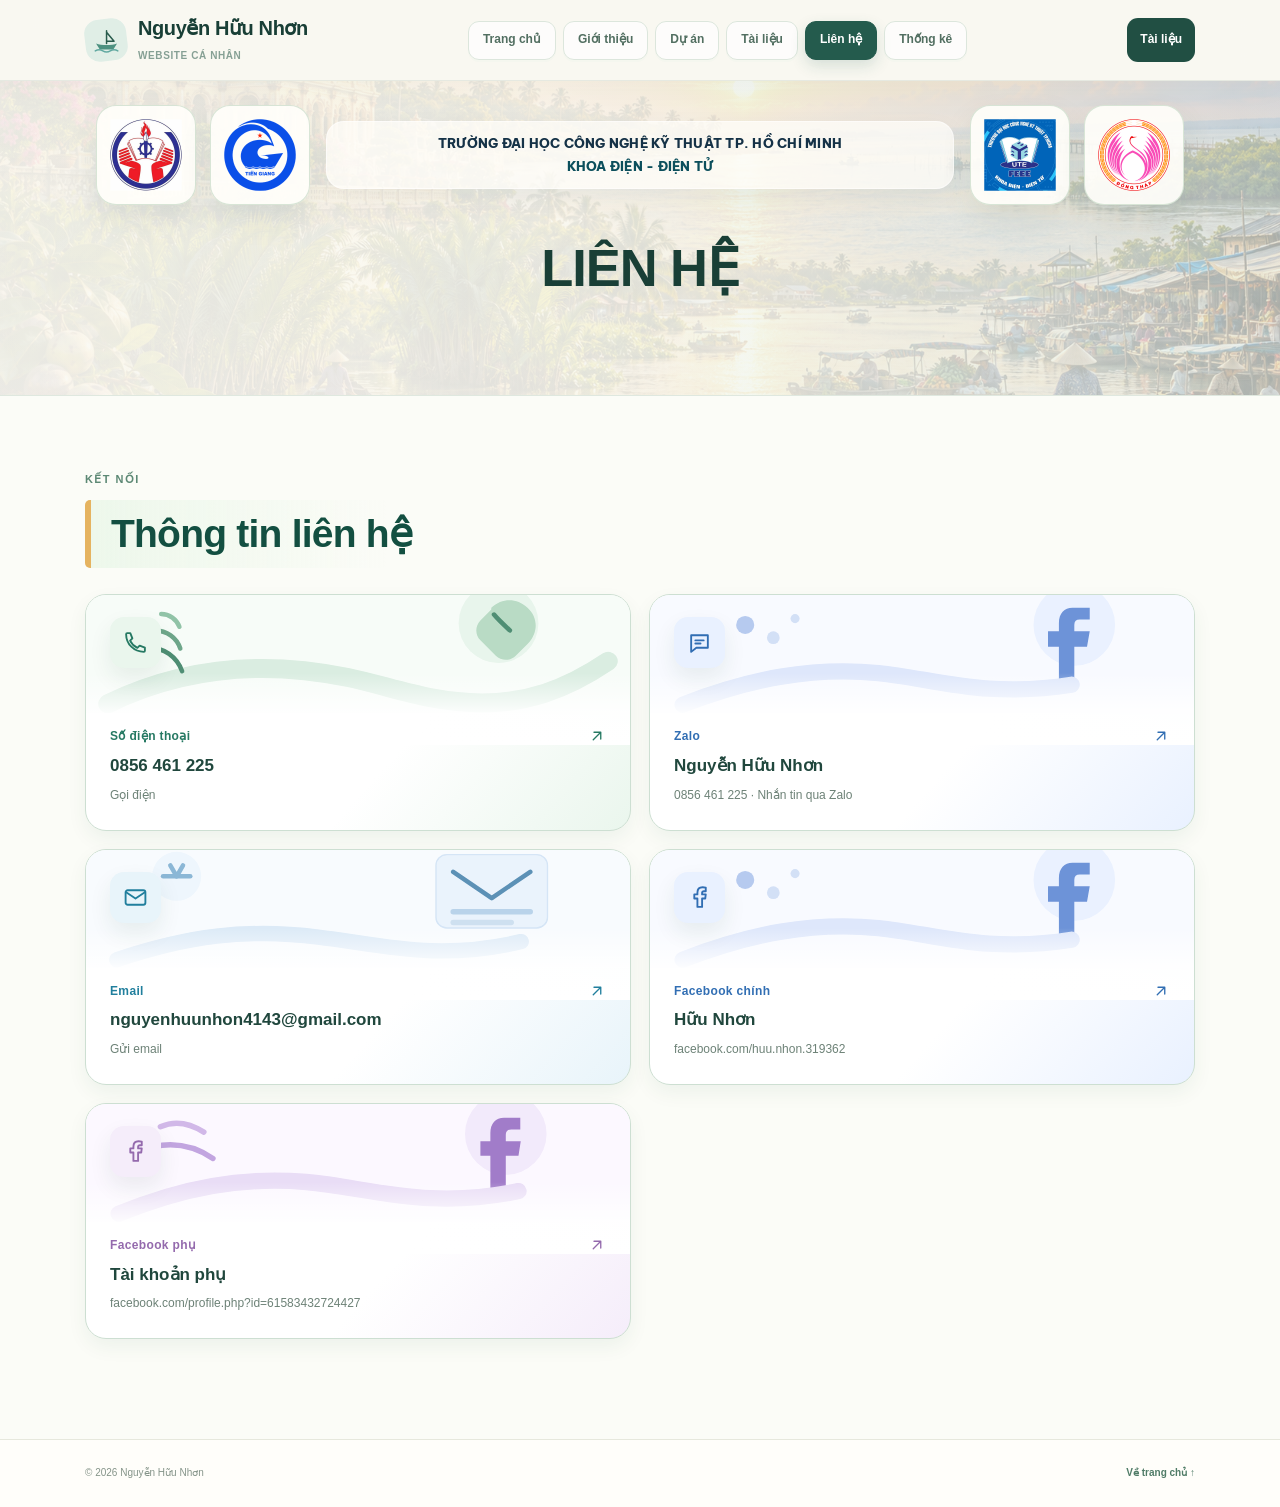
<file: lien-he.html>
<!DOCTYPE html>

<html lang="vi"><head><meta charset="utf-8"/><meta content="width=device-width, initial-scale=1" name="viewport"/>
<meta content="#f9f8f1" name="theme-color"/><meta content="Website cá nhân Nguyễn Hữu Nhơn: giới thiệu, học vấn, dự án và tài liệu." name="description"/>
<title>Liên hệ | Nguyễn Hữu Nhơn</title><link rel="preconnect" href="https://fonts.googleapis.com"/>
<link rel="preconnect" href="https://fonts.gstatic.com" crossorigin="anonymous"/>
<link href="https://fonts.googleapis.com/css2?family=Be+Vietnam+Pro:wght@500;600;700;800&amp;display=swap" rel="stylesheet"/>
<link href="style.css" rel="stylesheet"/></head>
<body data-page="lien-he.html"><svg aria-hidden="true" style="position:absolute;width:0;height:0;overflow:hidden" xmlns="http://www.w3.org/2000/svg">
<symbol id="i-arrow" viewbox="0 0 24 24"><path d="M5 12h14m-6-6 6 6-6 6"></path></symbol>
<symbol id="i-arrow-up" viewbox="0 0 24 24"><path d="M7 17 17 7M8 7h9v9"></path></symbol>
<symbol id="i-search" viewbox="0 0 24 24"><circle cx="11" cy="11" r="7"></circle><path d="m16.5 16.5 4 4"></path></symbol>
<symbol id="i-book" viewbox="0 0 24 24"><path d="M4 5.5C8 4 10 5 12 7c2-2 4-3 8-1.5v13c-3-1-6-1-8 1-2-2-5-2-8-1v-13ZM12 7v12.5"></path></symbol>
<symbol id="i-heart" viewbox="0 0 24 24"><path d="M20.6 7.1c-1.6-2.4-5-2.7-7.1-.7l-1.5 1.5-1.5-1.5C8.4 4.4 5 4.7 3.4 7.1c-2.4 3.5.7 6.9 8.6 12.4 7.9-5.5 11-8.9 8.6-12.4Z"></path></symbol>
<symbol id="i-plus" viewbox="0 0 24 24"><path d="M12 4v16M4 12h16"></path></symbol>
<symbol id="i-x" viewbox="0 0 24 24"><path d="m5 5 14 14M19 5 5 19"></path></symbol>
<symbol id="i-trash" viewbox="0 0 24 24"><path d="M4 7h16M9 7V4h6v3m3 0-1 13H7L6 7m4 4v6m4-6v6"></path></symbol>
<symbol id="i-cloud" viewbox="0 0 24 24"><path d="M8 18H6a4 4 0 0 1 0-8 6.5 6.5 0 0 1 12.5-1 4.5 4.5 0 0 1-.5 9H8Z"></path></symbol>
<symbol id="i-cpu" viewbox="0 0 24 24"><rect height="12" rx="2" width="12" x="6" y="6"></rect><rect height="6" rx="1" width="6" x="9" y="9"></rect><path d="M9 2v4m6-4v4M9 18v4m6-4v4M2 9h4m-4 6h4m12-6h4m-4 6h4"></path></symbol>
<symbol id="i-radio" viewbox="0 0 24 24"><circle cx="12" cy="12" r="2"></circle><path d="M6 6a8.5 8.5 0 0 0 0 12m12-12a8.5 8.5 0 0 1 0 12M3 3a13 13 0 0 0 0 18M21 3a13 13 0 0 1 0 18"></path></symbol>
<symbol id="i-pin" viewbox="0 0 24 24"><path d="M19 10c0 5-7 11-7 11S5 15 5 10a7 7 0 1 1 14 0Z"></path><circle cx="12" cy="10" r="2.5"></circle></symbol>
<symbol id="i-sun" viewbox="0 0 24 24"><circle cx="12" cy="12" r="4"></circle><path d="M12 2v3m0 14v3M2 12h3m14 0h3M4.9 4.9l2.1 2.1m10 10 2.1 2.1M19.1 4.9 17 7m-10 10-2.1 2.1"></path></symbol>
<symbol id="i-code" viewbox="0 0 24 24"><path d="m8 7-5 5 5 5m8-10 5 5-5 5m-2-12-4 14"></path></symbol>
<symbol id="i-menu" viewbox="0 0 24 24"><path d="M4 7h16M4 12h16M4 17h16"></path></symbol>
<symbol id="i-download" viewbox="0 0 24 24"><path d="M12 3v12m-4-4 4 4 4-4M4 17v3h16v-3"></path></symbol>
<symbol id="i-layers" viewbox="0 0 24 24"><path d="m12 3-9 5 9 5 9-5-9-5ZM3 12l9 5 9-5M3 16l9 5 9-5"></path></symbol><symbol id="i-clipboard" viewbox="0 0 24 24"><rect height="16" rx="2" width="12" x="6" y="5"></rect><path d="M9 3h6v4H9zM9 12h6M9 16h4"></path></symbol><symbol id="i-message" viewbox="0 0 24 24"><path d="M4 5h16v12H9l-5 4V5Z"></path><path d="M8 10h8M8 13h5"></path></symbol><symbol id="i-headphones" viewbox="0 0 24 24"><path d="M4 13v-2a8 8 0 0 1 16 0v2"></path><rect height="9" rx="2" width="5" x="3" y="12"></rect><rect height="9" rx="2" width="5" x="16" y="12"></rect></symbol><symbol id="i-phone" viewbox="0 0 24 24"><path d="M7 3H4a1 1 0 0 0-1 1c0 9.4 7.6 17 17 17a1 1 0 0 0 1-1v-3l-5-2-2.2 2.2a15 15 0 0 1-7-7L9 8 7 3Z"></path></symbol><symbol id="i-mail" viewbox="0 0 24 24"><rect height="14" rx="2" width="19" x="2.5" y="5"></rect><path d="m3 7 9 6 9-6"></path></symbol><symbol id="i-facebook" viewbox="0 0 24 24"><path d="M14.5 21v-8h3l.5-4h-3.5V7.5c0-1 .6-1.5 1.7-1.5H18V2.5c-.8-.2-1.8-.3-3-.3-3.2 0-5 1.9-5 5.2V9H7v4h3v8Z"></path></symbol></svg>
<header class="site-header"><div class="container header-row">
<a aria-label="Nguyễn Hữu Nhơn - Trang chủ" class="brand" href="index.html">
<span aria-hidden="true" class="brand-mark"><svg fill="none" height="27" viewbox="0 0 36 36" width="27"><path d="M4 22c7 3 21 3 28 0l-5 8H9l-5-8Z" fill="#4d9180"></path><path d="M18 5v17M18 7l10 12H18" stroke="#285b4c" stroke-linecap="round" stroke-linejoin="round" stroke-width="2"></path><path d="M3 32q5-3 10 0t10 0t10 0" stroke="#62a9a1" stroke-linecap="round" stroke-width="2"></path></svg></span>
<span><span class="brand-name">Nguyễn Hữu Nhơn</span><span class="brand-desc">Website cá nhân</span></span>
</a>
<nav aria-label="Điều hướng chính" class="site-nav" id="site-nav"><a href="index.html">Trang chủ</a>
<a href="gioi-thieu.html">Giới thiệu</a>
<a href="du-an.html">Dự án</a>
<a href="tai-lieu.html">Tài liệu</a>
<a aria-current="page" class="active" href="lien-he.html">Liên hệ</a><a href="thong-ke.html">Thống kê</a></nav>
<a class="header-cta" href="tai-lieu.html">Tài liệu</a>
<button aria-controls="site-nav" aria-expanded="false" aria-label="Mở menu" class="menu-toggle" id="menu-toggle" type="button"><svg class="icon"><use href="#i-menu"></use></svg></button>
</div></header><main><section aria-label="Giới thiệu trang" class="page-banner"><div aria-label="Các biểu trưng giới thiệu" class="hero-emblems hero-emblems-split">
<div aria-label="Logo bên trái" class="emblem-row emblem-row-left">
<div class="emblem" title="Logo trường HCMUTE"><img alt="Logo Trường Đại học Sư phạm Kỹ thuật TP.HCM" height="320" src="images/logo-hcmute.png" width="320"/></div>
<div class="emblem" title="Logo tỉnh Tiền Giang"><img alt="Logo tỉnh Tiền Giang" height="320" src="images/logo-tien-giang.png" width="320"/></div>
</div>
<div class="site-academic-brand" aria-label="Trường và khoa">
  <span class="school-name">TRƯỜNG ĐẠI HỌC CÔNG NGHỆ KỸ THUẬT TP. HỒ CHÍ MINH</span>
  <span class="faculty-name">KHOA ĐIỆN - ĐIỆN TỬ</span>
</div>
<div aria-label="Logo bên phải" class="emblem-row emblem-row-right">
<div class="emblem" title="Logo khoa Điện - Điện tử"><img alt="Logo Khoa Điện - Điện tử" height="320" src="images/logo-khoa-dien-dien-tu.png" width="320"/></div>
<div class="emblem" title="Logo tỉnh Đồng Tháp"><img alt="Logo tỉnh Đồng Tháp" height="320" src="images/logo-dong-thap.png" width="320"/></div>
</div>
</div>
<div class="container page-banner-center">
<h1>Liên hệ</h1>
</div>
</section><section class="section-pad contact-page"><div class="container"><div class="library-section-head"><div><span class="section-kicker">KẾT NỐI</span><h2 class="section-heading">Thông tin liên hệ</h2></div></div>
<div class="contact-cards">
<a aria-label="Gọi đến số 0856461225" class="contact-link-card contact-phone" href="tel:+84856461225">
<span class="contact-card-icon"><svg class="icon"><use href="#i-phone"></use></svg></span>
<span class="contact-card-content"><span class="contact-card-label">Số điện thoại</span><strong>0856 461 225</strong><small>Gọi điện</small></span><svg class="icon contact-card-arrow"><use href="#i-arrow-up"></use></svg>
</a>
<a aria-label="Nhắn tin Zalo cho Nguyễn Hữu Nhơn qua số 0856461225" class="contact-link-card contact-facebook" href="https://zalo.me/0856461225" rel="noopener noreferrer" target="_blank">
<span class="contact-card-icon"><svg class="icon" aria-hidden="true"><use href="#i-message"></use></svg></span>
<span class="contact-card-content"><span class="contact-card-label">Zalo</span><strong>Nguyễn Hữu Nhơn</strong><small>0856 461 225 · Nhắn tin qua Zalo</small></span><svg class="icon contact-card-arrow" aria-hidden="true"><use href="#i-arrow-up"></use></svg>
</a>
<a aria-label="Gửi email đến nguyenhuunhon4143@gmail.com" class="contact-link-card contact-email" href="mailto:nguyenhuunhon4143@gmail.com">
<span class="contact-card-icon"><svg class="icon"><use href="#i-mail"></use></svg></span>
<span class="contact-card-content"><span class="contact-card-label">Email</span><strong>nguyenhuunhon4143@gmail.com</strong><small>Gửi email</small></span><svg class="icon contact-card-arrow"><use href="#i-arrow-up"></use></svg>
</a>
<a aria-label="Mở Facebook chính của Nguyễn Hữu Nhơn" class="contact-link-card contact-facebook" href="https://www.facebook.com/huu.nhon.319362" rel="noopener noreferrer" target="_blank">
<span class="contact-card-icon"><svg class="icon"><use href="#i-facebook"></use></svg></span>
<span class="contact-card-content"><span class="contact-card-label">Facebook chính</span><strong>Hữu Nhơn</strong><small>facebook.com/huu.nhon.319362</small></span><svg class="icon contact-card-arrow"><use href="#i-arrow-up"></use></svg>
</a>
<a aria-label="Mở Facebook phụ của Nguyễn Hữu Nhơn" class="contact-link-card contact-facebook-secondary" href="https://www.facebook.com/profile.php?id=61583432724427" rel="noopener noreferrer" target="_blank">
<span class="contact-card-icon"><svg class="icon"><use href="#i-facebook"></use></svg></span>
<span class="contact-card-content"><span class="contact-card-label">Facebook phụ</span><strong>Tài khoản phụ</strong><small>facebook.com/profile.php?id=61583432724427</small></span><svg class="icon contact-card-arrow"><use href="#i-arrow-up"></use></svg>
</a>
</div></div></section></main><footer><div class="container footer-inner"><span>© <span id="year">2026</span> Nguyễn Hữu Nhơn</span><a href="index.html">Về trang chủ ↑</a></div></footer><div aria-live="polite" id="toast" role="status"></div>
<script src="analytics-config.js"></script>
<script defer src="analytics.js"></script>
<script src="script.js"></script></body></html>
</file>
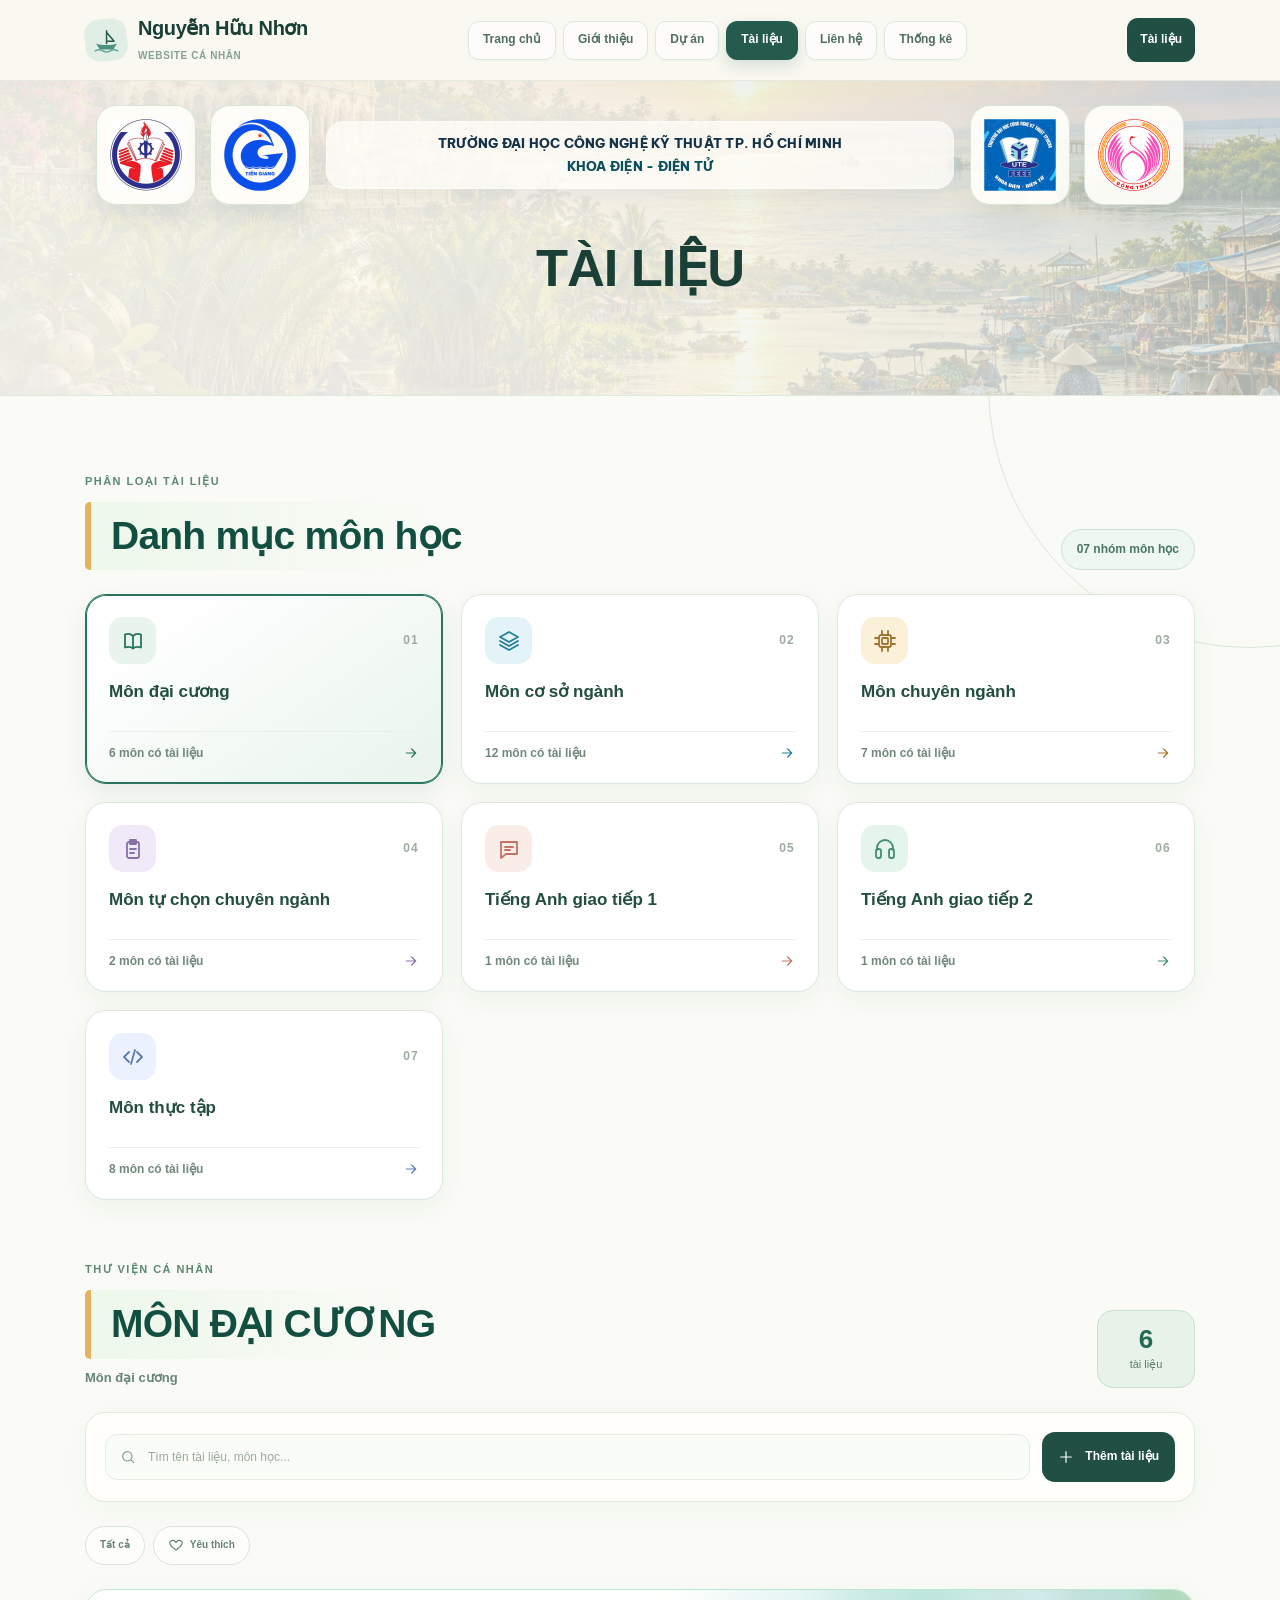
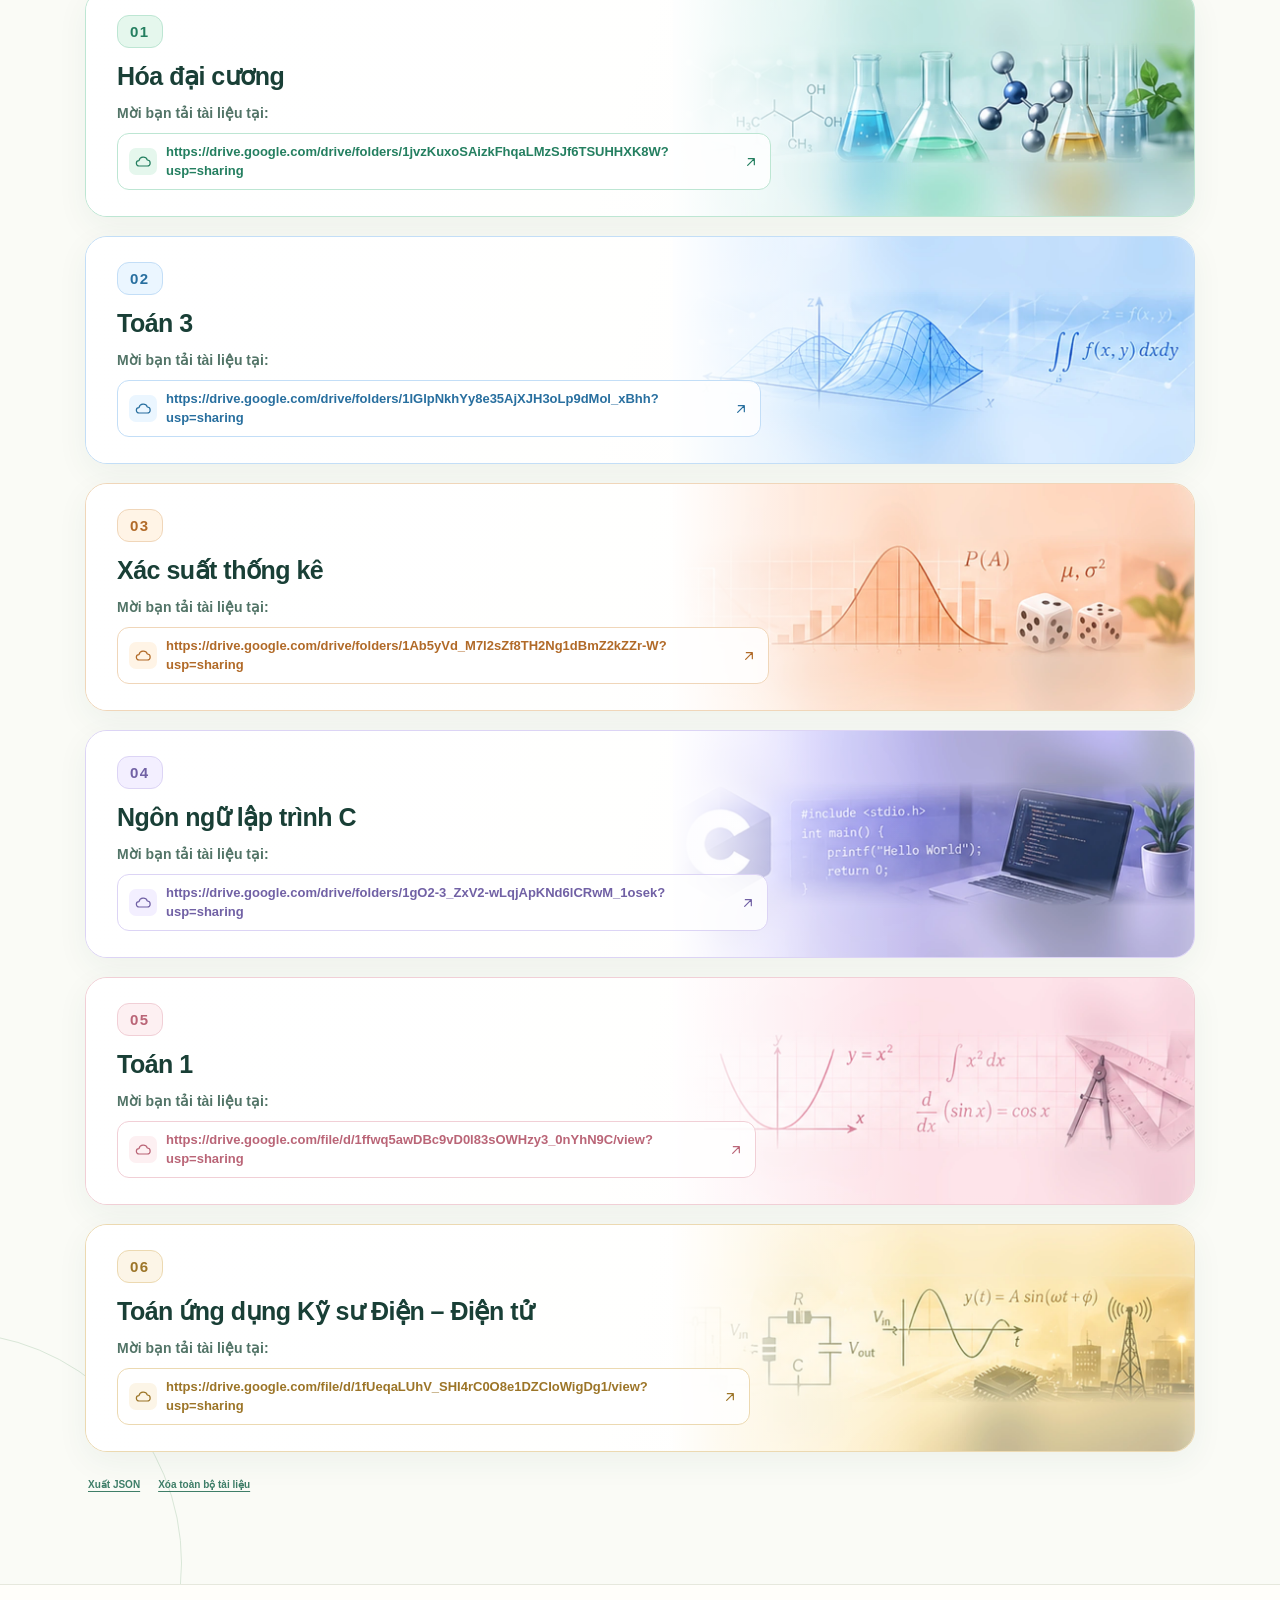
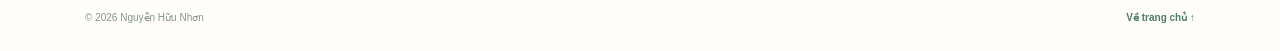
<file: tai-lieu.html>
<!DOCTYPE html>

<html lang="vi"><head><meta charset="utf-8"/><meta content="width=device-width, initial-scale=1" name="viewport"/>
<meta content="#f9f8f1" name="theme-color"/><meta content="Website cá nhân Nguyễn Hữu Nhơn: giới thiệu, học vấn, dự án và tài liệu." name="description"/>
<title>Tài liệu | Nguyễn Hữu Nhơn</title><link rel="preconnect" href="https://fonts.googleapis.com"/>
<link rel="preconnect" href="https://fonts.gstatic.com" crossorigin="anonymous"/>
<link href="https://fonts.googleapis.com/css2?family=Be+Vietnam+Pro:wght@500;600;700;800&amp;display=swap" rel="stylesheet"/>
<link href="style.css" rel="stylesheet"/></head>
<body data-page="tai-lieu.html"><svg aria-hidden="true" style="position:absolute;width:0;height:0;overflow:hidden" xmlns="http://www.w3.org/2000/svg">
<symbol id="i-arrow" viewbox="0 0 24 24"><path d="M5 12h14m-6-6 6 6-6 6"></path></symbol>
<symbol id="i-arrow-up" viewbox="0 0 24 24"><path d="M7 17 17 7M8 7h9v9"></path></symbol>
<symbol id="i-search" viewbox="0 0 24 24"><circle cx="11" cy="11" r="7"></circle><path d="m16.5 16.5 4 4"></path></symbol>
<symbol id="i-book" viewbox="0 0 24 24"><path d="M4 5.5C8 4 10 5 12 7c2-2 4-3 8-1.5v13c-3-1-6-1-8 1-2-2-5-2-8-1v-13ZM12 7v12.5"></path></symbol>
<symbol id="i-heart" viewbox="0 0 24 24"><path d="M20.6 7.1c-1.6-2.4-5-2.7-7.1-.7l-1.5 1.5-1.5-1.5C8.4 4.4 5 4.7 3.4 7.1c-2.4 3.5.7 6.9 8.6 12.4 7.9-5.5 11-8.9 8.6-12.4Z"></path></symbol>
<symbol id="i-plus" viewbox="0 0 24 24"><path d="M12 4v16M4 12h16"></path></symbol>
<symbol id="i-x" viewbox="0 0 24 24"><path d="m5 5 14 14M19 5 5 19"></path></symbol>
<symbol id="i-trash" viewbox="0 0 24 24"><path d="M4 7h16M9 7V4h6v3m3 0-1 13H7L6 7m4 4v6m4-6v6"></path></symbol>
<symbol id="i-cloud" viewbox="0 0 24 24"><path d="M8 18H6a4 4 0 0 1 0-8 6.5 6.5 0 0 1 12.5-1 4.5 4.5 0 0 1-.5 9H8Z"></path></symbol>
<symbol id="i-cpu" viewbox="0 0 24 24"><rect height="12" rx="2" width="12" x="6" y="6"></rect><rect height="6" rx="1" width="6" x="9" y="9"></rect><path d="M9 2v4m6-4v4M9 18v4m6-4v4M2 9h4m-4 6h4m12-6h4m-4 6h4"></path></symbol>
<symbol id="i-radio" viewbox="0 0 24 24"><circle cx="12" cy="12" r="2"></circle><path d="M6 6a8.5 8.5 0 0 0 0 12m12-12a8.5 8.5 0 0 1 0 12M3 3a13 13 0 0 0 0 18M21 3a13 13 0 0 1 0 18"></path></symbol>
<symbol id="i-pin" viewbox="0 0 24 24"><path d="M19 10c0 5-7 11-7 11S5 15 5 10a7 7 0 1 1 14 0Z"></path><circle cx="12" cy="10" r="2.5"></circle></symbol>
<symbol id="i-sun" viewbox="0 0 24 24"><circle cx="12" cy="12" r="4"></circle><path d="M12 2v3m0 14v3M2 12h3m14 0h3M4.9 4.9l2.1 2.1m10 10 2.1 2.1M19.1 4.9 17 7m-10 10-2.1 2.1"></path></symbol>
<symbol id="i-code" viewbox="0 0 24 24"><path d="m8 7-5 5 5 5m8-10 5 5-5 5m-2-12-4 14"></path></symbol>
<symbol id="i-menu" viewbox="0 0 24 24"><path d="M4 7h16M4 12h16M4 17h16"></path></symbol>
<symbol id="i-download" viewbox="0 0 24 24"><path d="M12 3v12m-4-4 4 4 4-4M4 17v3h16v-3"></path></symbol>
<symbol id="i-layers" viewbox="0 0 24 24"><path d="m12 3-9 5 9 5 9-5-9-5ZM3 12l9 5 9-5M3 16l9 5 9-5"></path></symbol><symbol id="i-clipboard" viewbox="0 0 24 24"><rect height="16" rx="2" width="12" x="6" y="5"></rect><path d="M9 3h6v4H9zM9 12h6M9 16h4"></path></symbol><symbol id="i-message" viewbox="0 0 24 24"><path d="M4 5h16v12H9l-5 4V5Z"></path><path d="M8 10h8M8 13h5"></path></symbol><symbol id="i-headphones" viewbox="0 0 24 24"><path d="M4 13v-2a8 8 0 0 1 16 0v2"></path><rect height="9" rx="2" width="5" x="3" y="12"></rect><rect height="9" rx="2" width="5" x="16" y="12"></rect></symbol><symbol id="i-phone" viewbox="0 0 24 24"><path d="M7 3H4a1 1 0 0 0-1 1c0 9.4 7.6 17 17 17a1 1 0 0 0 1-1v-3l-5-2-2.2 2.2a15 15 0 0 1-7-7L9 8 7 3Z"></path></symbol><symbol id="i-mail" viewbox="0 0 24 24"><rect height="14" rx="2" width="19" x="2.5" y="5"></rect><path d="m3 7 9 6 9-6"></path></symbol><symbol id="i-facebook" viewbox="0 0 24 24"><path d="M14.5 21v-8h3l.5-4h-3.5V7.5c0-1 .6-1.5 1.7-1.5H18V2.5c-.8-.2-1.8-.3-3-.3-3.2 0-5 1.9-5 5.2V9H7v4h3v8Z"></path></symbol></svg>
<header class="site-header"><div class="container header-row">
<a aria-label="Nguyễn Hữu Nhơn - Trang chủ" class="brand" href="index.html">
<span aria-hidden="true" class="brand-mark"><svg fill="none" height="27" viewbox="0 0 36 36" width="27"><path d="M4 22c7 3 21 3 28 0l-5 8H9l-5-8Z" fill="#4d9180"></path><path d="M18 5v17M18 7l10 12H18" stroke="#285b4c" stroke-linecap="round" stroke-linejoin="round" stroke-width="2"></path><path d="M3 32q5-3 10 0t10 0t10 0" stroke="#62a9a1" stroke-linecap="round" stroke-width="2"></path></svg></span>
<span><span class="brand-name">Nguyễn Hữu Nhơn</span><span class="brand-desc">Website cá nhân</span></span>
</a>
<nav aria-label="Điều hướng chính" class="site-nav" id="site-nav"><a href="index.html">Trang chủ</a>
<a href="gioi-thieu.html">Giới thiệu</a>
<a href="du-an.html">Dự án</a>
<a aria-current="page" class="active" href="tai-lieu.html">Tài liệu</a>
<a href="lien-he.html">Liên hệ</a><a href="thong-ke.html">Thống kê</a></nav>
<a class="header-cta" href="tai-lieu.html">Tài liệu</a>
<button aria-controls="site-nav" aria-expanded="false" aria-label="Mở menu" class="menu-toggle" id="menu-toggle" type="button"><svg class="icon"><use href="#i-menu"></use></svg></button>
</div></header><main><section aria-label="Giới thiệu trang" class="page-banner"><div aria-label="Các biểu trưng giới thiệu" class="hero-emblems hero-emblems-split">
<div aria-label="Logo bên trái" class="emblem-row emblem-row-left">
<div class="emblem" title="Logo trường HCMUTE"><img alt="Logo Trường Đại học Sư phạm Kỹ thuật TP.HCM" height="320" src="images/logo-hcmute.png" width="320"/></div>
<div class="emblem" title="Logo tỉnh Tiền Giang"><img alt="Logo tỉnh Tiền Giang" height="320" src="images/logo-tien-giang.png" width="320"/></div>
</div>
<div class="site-academic-brand" aria-label="Trường và khoa">
  <span class="school-name">TRƯỜNG ĐẠI HỌC CÔNG NGHỆ KỸ THUẬT TP. HỒ CHÍ MINH</span>
  <span class="faculty-name">KHOA ĐIỆN - ĐIỆN TỬ</span>
</div>
<div aria-label="Logo bên phải" class="emblem-row emblem-row-right">
<div class="emblem" title="Logo khoa Điện - Điện tử"><img alt="Logo Khoa Điện - Điện tử" height="320" src="images/logo-khoa-dien-dien-tu.png" width="320"/></div>
<div class="emblem" title="Logo tỉnh Đồng Tháp"><img alt="Logo tỉnh Đồng Tháp" height="320" src="images/logo-dong-thap.png" width="320"/></div>
</div>
</div>
<div class="container page-banner-center">
<h1>Tài liệu</h1>
</div>
</section><section class="section-pad resource-section resource-page" id="tai-lieu">
<div class="container resource-container">
<section aria-labelledby="subject-title" class="subject-section">
<div class="library-section-head">
<div>
<span class="section-kicker">PHÂN LOẠI TÀI LIỆU</span>
<h2 class="section-heading" id="subject-title">Danh mục môn học</h2>
</div>
<span class="subject-total">07 nhóm môn học</span>
</div>
<div aria-label="Chọn một nhóm môn học" class="subject-grid" id="subject-grid">
<button aria-pressed="false" class="subject-card" data-category="Môn đại cương" type="button">
<span class="subject-top"><span class="subject-icon"><svg aria-hidden="true" class="icon"><use href="#i-book"></use></svg></span><span class="subject-number">01</span></span>
<span class="subject-name">Môn đại cương</span>
<span class="subject-bottom"><span><b class="subject-count" data-count-for="Môn đại cương">0</b> môn có tài liệu</span><svg aria-hidden="true" class="icon icon-sm"><use href="#i-arrow"></use></svg></span>
</button>
<button aria-pressed="false" class="subject-card" data-category="Môn cơ sở ngành" type="button">
<span class="subject-top"><span class="subject-icon"><svg aria-hidden="true" class="icon"><use href="#i-layers"></use></svg></span><span class="subject-number">02</span></span>
<span class="subject-name">Môn cơ sở ngành</span>
<span class="subject-bottom"><span><b class="subject-count" data-count-for="Môn cơ sở ngành">0</b> môn có tài liệu</span><svg aria-hidden="true" class="icon icon-sm"><use href="#i-arrow"></use></svg></span>
</button>
<button aria-pressed="false" class="subject-card" data-category="Môn chuyên ngành" type="button">
<span class="subject-top"><span class="subject-icon"><svg aria-hidden="true" class="icon"><use href="#i-cpu"></use></svg></span><span class="subject-number">03</span></span>
<span class="subject-name">Môn chuyên ngành</span>
<span class="subject-bottom"><span><b class="subject-count" data-count-for="Môn chuyên ngành">0</b> môn có tài liệu</span><svg aria-hidden="true" class="icon icon-sm"><use href="#i-arrow"></use></svg></span>
</button>
<button aria-pressed="false" class="subject-card" data-category="Môn tự chọn chuyên ngành" type="button">
<span class="subject-top"><span class="subject-icon"><svg aria-hidden="true" class="icon"><use href="#i-clipboard"></use></svg></span><span class="subject-number">04</span></span>
<span class="subject-name">Môn tự chọn chuyên ngành</span>
<span class="subject-bottom"><span><b class="subject-count" data-count-for="Môn tự chọn chuyên ngành">0</b> môn có tài liệu</span><svg aria-hidden="true" class="icon icon-sm"><use href="#i-arrow"></use></svg></span>
</button>
<button aria-pressed="false" class="subject-card" data-category="Tiếng Anh giao tiếp 1" type="button">
<span class="subject-top"><span class="subject-icon"><svg aria-hidden="true" class="icon"><use href="#i-message"></use></svg></span><span class="subject-number">05</span></span>
<span class="subject-name">Tiếng Anh giao tiếp 1</span>
<span class="subject-bottom"><span><b class="subject-count" data-count-for="Tiếng Anh giao tiếp 1">0</b> môn có tài liệu</span><svg aria-hidden="true" class="icon icon-sm"><use href="#i-arrow"></use></svg></span>
</button>
<button aria-pressed="false" class="subject-card" data-category="Tiếng Anh giao tiếp 2" type="button">
<span class="subject-top"><span class="subject-icon"><svg aria-hidden="true" class="icon"><use href="#i-headphones"></use></svg></span><span class="subject-number">06</span></span>
<span class="subject-name">Tiếng Anh giao tiếp 2</span>
<span class="subject-bottom"><span><b class="subject-count" data-count-for="Tiếng Anh giao tiếp 2">0</b> môn có tài liệu</span><svg aria-hidden="true" class="icon icon-sm"><use href="#i-arrow"></use></svg></span>
</button>
<button aria-pressed="false" class="subject-card" data-category="Môn thực tập" type="button">
<span class="subject-top"><span class="subject-icon"><svg aria-hidden="true" class="icon"><use href="#i-code"></use></svg></span><span class="subject-number">07</span></span>
<span class="subject-name">Môn thực tập</span>
<span class="subject-bottom"><span><b class="subject-count" data-count-for="Môn thực tập">0</b> môn có tài liệu</span><svg aria-hidden="true" class="icon icon-sm"><use href="#i-arrow"></use></svg></span>
</button>
</div>
</section>
<section aria-labelledby="library-list-title" class="library-list-section" id="resource-list">
<div class="library-section-head">
<div>
<span class="section-kicker">THƯ VIỆN CÁ NHÂN</span>
<h2 class="section-heading" id="library-list-title">MÔN ĐẠI CƯƠNG</h2>
<p class="library-active-label" id="resource-active-label">Môn đại cương</p>
</div>
<div aria-label="Số lượng tài liệu" class="library-stat"><strong id="resource-count">0</strong><span>tài liệu</span></div>
</div>
<div class="resource-toolbar">
<label class="search-field"><svg class="icon icon-sm"><use href="#i-search"></use></svg><input aria-label="Tìm kiếm tài liệu" autocomplete="off" id="resource-search" placeholder="Tìm tên tài liệu, môn học..." type="search"/></label>
<button class="btn btn-primary" id="add-link" type="button"><svg class="icon icon-sm"><use href="#i-plus"></use></svg> Thêm tài liệu</button>
</div>
<div aria-label="Bộ lọc nhanh" class="filter-row" id="filter-row" role="group">
<button aria-pressed="true" class="filter-chip active" data-category="all" type="button">Tất cả</button>
<button aria-pressed="false" class="filter-chip favorites" data-category="favorites" type="button"><svg class="icon icon-sm"><use href="#i-heart"></use></svg> Yêu thích</button>
</div>
<div aria-live="polite" class="resource-grid" id="resource-grid"></div>
<div class="library-footnote">

<div class="library-tools"><button class="under-link" id="export-links" type="button">Xuất JSON</button><button class="under-link" id="restore-links" type="button">Xóa toàn bộ tài liệu</button></div>
</div>
</section>
</div>
</section></main><footer><div class="container footer-inner"><span>© <span id="year">2026</span> Nguyễn Hữu Nhơn</span><a href="index.html">Về trang chủ ↑</a></div></footer><div aria-labelledby="link-modal-title" aria-modal="true" class="modal-backdrop" id="link-modal" role="dialog">
<div class="modal">
<div class="modal-head"><div><div class="eyebrow">Thư viện cá nhân</div><h2 id="link-modal-title">Thêm tài liệu mới</h2></div><button aria-label="Đóng" class="icon-button" data-close="link-modal" type="button"><svg class="icon"><use href="#i-x"></use></svg></button></div>
<form id="link-form">
<div class="form-row"><label for="link-name">Tên tài liệu *</label><input id="link-name" maxlength="100" name="name" placeholder="Ví dụ: Hướng dẫn STM32" required=""/></div>
<div class="form-row"><label for="link-url">Đường dẫn URL *</label><input id="link-url" name="url" placeholder="https://..." required="" type="url"/></div>
<div class="form-row"><label for="link-category">Danh mục</label><select id="link-category" name="category"><option>Môn đại cương</option><option>Môn cơ sở ngành</option><option>Môn chuyên ngành</option><option>Môn tự chọn chuyên ngành</option><option>Tiếng Anh giao tiếp 1</option><option>Tiếng Anh giao tiếp 2</option><option>Môn thực tập</option></select></div>
<div class="form-row"><label for="link-desc">Mô tả ngắn</label><textarea id="link-desc" maxlength="180" name="description" placeholder="Tài liệu này có gì hay?"></textarea></div>
<div class="form-actions"><button class="btn btn-secondary" data-close="link-modal" type="button">Hủy</button><button class="btn btn-primary" type="submit">Lưu tài liệu <svg class="icon icon-sm"><use href="#i-arrow"></use></svg></button></div>
<div class="form-hint">Chỉ thêm các link http:// hoặc https://. Tài liệu được lưu cục bộ trên trình duyệt đang dùng.</div>
</form>
</div>
</div><div aria-live="polite" id="toast" role="status"></div>
<script src="analytics-config.js"></script>
<script defer src="analytics.js"></script>
<script src="script.js"></script></body></html>
</file>
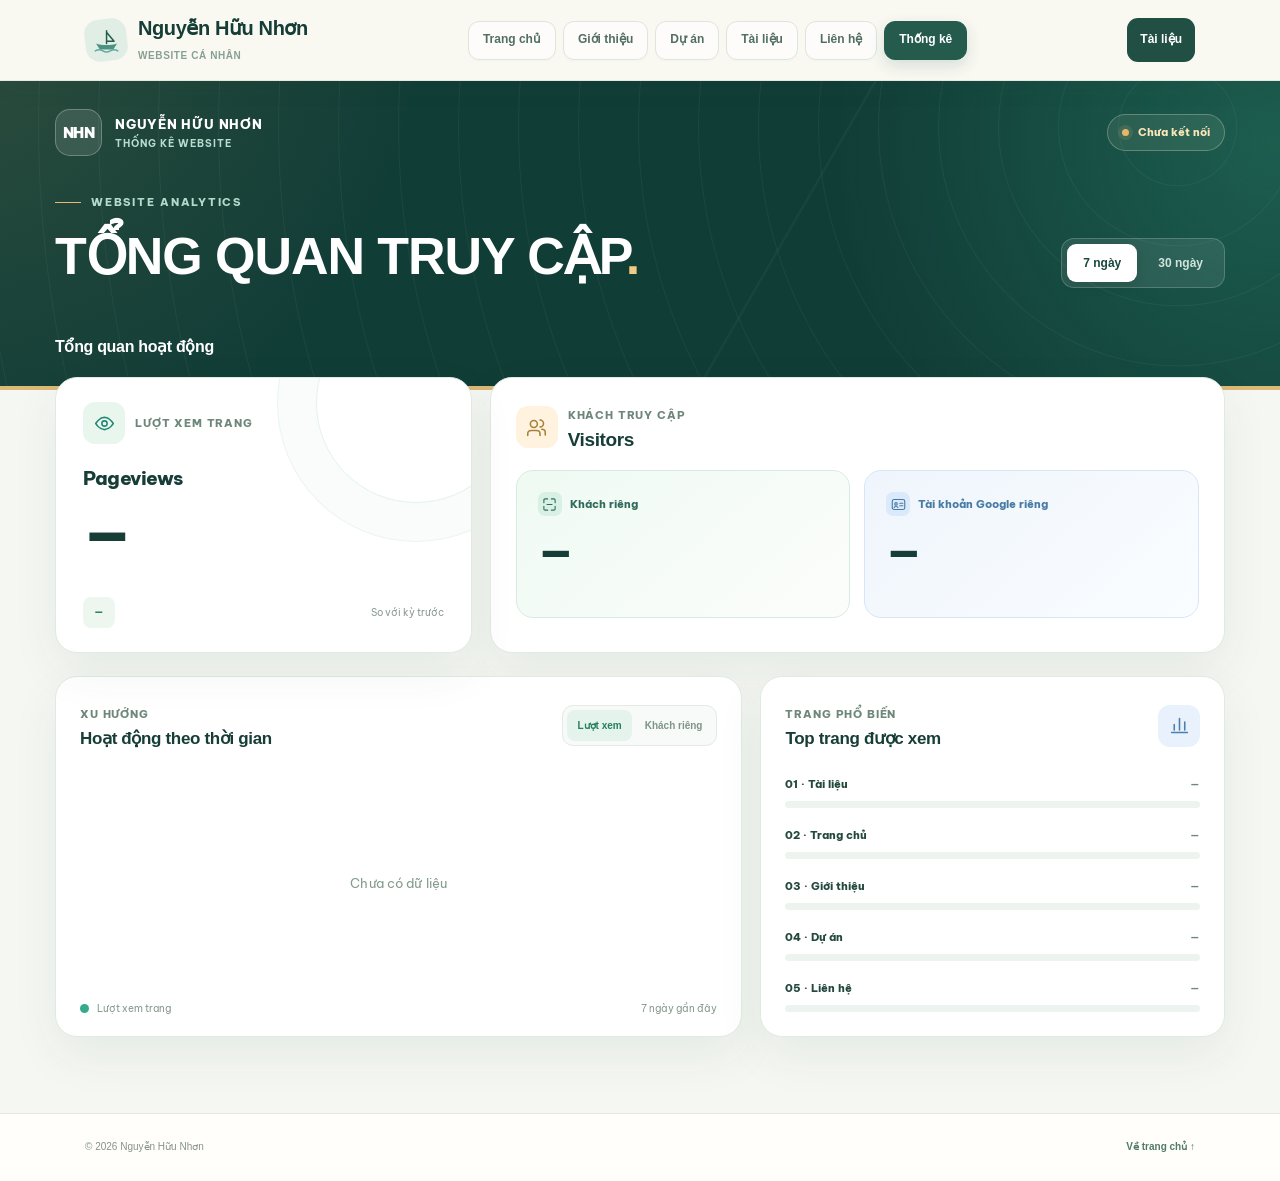
<file: thong-ke.html>
<!doctype html>
<html lang="vi">
<head>
  <meta charset="utf-8" />
  <meta name="viewport" content="width=device-width, initial-scale=1" />
  <meta name="theme-color" content="#123e38" />
  <meta name="description" content="Thống kê số lượt xem, khách truy cập và những trang được xem nhiều nhất của website Nguyễn Hữu Nhơn." />
  <title>Thống kê truy cập | Nguyễn Hữu Nhơn</title>
  <link rel="preconnect" href="https://fonts.googleapis.com" />
  <link rel="preconnect" href="https://fonts.gstatic.com" crossorigin />
  <link href="https://fonts.googleapis.com/css2?family=Be+Vietnam+Pro:wght@500;600;700;800;900&display=swap" rel="stylesheet" />
  <link href="style.css" rel="stylesheet" />
  <link href="analytics.css" rel="stylesheet" />
</head>
<body data-page="thong-ke.html" class="stats-body">
<svg aria-hidden="true" style="position:absolute;width:0;height:0;overflow:hidden" xmlns="http://www.w3.org/2000/svg">
<symbol id="i-arrow" viewbox="0 0 24 24"><path d="M5 12h14m-6-6 6 6-6 6"></path></symbol>
<symbol id="i-arrow-up" viewbox="0 0 24 24"><path d="M7 17 17 7M8 7h9v9"></path></symbol>
<symbol id="i-search" viewbox="0 0 24 24"><circle cx="11" cy="11" r="7"></circle><path d="m16.5 16.5 4 4"></path></symbol>
<symbol id="i-book" viewbox="0 0 24 24"><path d="M4 5.5C8 4 10 5 12 7c2-2 4-3 8-1.5v13c-3-1-6-1-8 1-2-2-5-2-8-1v-13ZM12 7v12.5"></path></symbol>
<symbol id="i-heart" viewbox="0 0 24 24"><path d="M20.6 7.1c-1.6-2.4-5-2.7-7.1-.7l-1.5 1.5-1.5-1.5C8.4 4.4 5 4.7 3.4 7.1c-2.4 3.5.7 6.9 8.6 12.4 7.9-5.5 11-8.9 8.6-12.4Z"></path></symbol>
<symbol id="i-plus" viewbox="0 0 24 24"><path d="M12 4v16M4 12h16"></path></symbol>
<symbol id="i-x" viewbox="0 0 24 24"><path d="m5 5 14 14M19 5 5 19"></path></symbol>
<symbol id="i-trash" viewbox="0 0 24 24"><path d="M4 7h16M9 7V4h6v3m3 0-1 13H7L6 7m4 4v6m4-6v6"></path></symbol>
<symbol id="i-cloud" viewbox="0 0 24 24"><path d="M8 18H6a4 4 0 0 1 0-8 6.5 6.5 0 0 1 12.5-1 4.5 4.5 0 0 1-.5 9H8Z"></path></symbol>
<symbol id="i-cpu" viewbox="0 0 24 24"><rect height="12" rx="2" width="12" x="6" y="6"></rect><rect height="6" rx="1" width="6" x="9" y="9"></rect><path d="M9 2v4m6-4v4M9 18v4m6-4v4M2 9h4m-4 6h4m12-6h4m-4 6h4"></path></symbol>
<symbol id="i-radio" viewbox="0 0 24 24"><circle cx="12" cy="12" r="2"></circle><path d="M6 6a8.5 8.5 0 0 0 0 12m12-12a8.5 8.5 0 0 1 0 12M3 3a13 13 0 0 0 0 18M21 3a13 13 0 0 1 0 18"></path></symbol>
<symbol id="i-pin" viewbox="0 0 24 24"><path d="M19 10c0 5-7 11-7 11S5 15 5 10a7 7 0 1 1 14 0Z"></path><circle cx="12" cy="10" r="2.5"></circle></symbol>
<symbol id="i-sun" viewbox="0 0 24 24"><circle cx="12" cy="12" r="4"></circle><path d="M12 2v3m0 14v3M2 12h3m14 0h3M4.9 4.9l2.1 2.1m10 10 2.1 2.1M19.1 4.9 17 7m-10 10-2.1 2.1"></path></symbol>
<symbol id="i-code" viewbox="0 0 24 24"><path d="m8 7-5 5 5 5m8-10 5 5-5 5m-2-12-4 14"></path></symbol>
<symbol id="i-menu" viewbox="0 0 24 24"><path d="M4 7h16M4 12h16M4 17h16"></path></symbol>
<symbol id="i-download" viewbox="0 0 24 24"><path d="M12 3v12m-4-4 4 4 4-4M4 17v3h16v-3"></path></symbol>
</svg>
<header class="site-header"><div class="container header-row">
<a aria-label="Nguyễn Hữu Nhơn - Trang chủ" class="brand" href="index.html">
<span aria-hidden="true" class="brand-mark"><svg fill="none" height="27" viewbox="0 0 36 36" width="27"><path d="M4 22c7 3 21 3 28 0l-5 8H9l-5-8Z" fill="#4d9180"></path><path d="M18 5v17M18 7l10 12H18" stroke="#285b4c" stroke-linecap="round" stroke-linejoin="round" stroke-width="2"></path><path d="M3 32q5-3 10 0t10 0t10 0" stroke="#62a9a1" stroke-linecap="round" stroke-width="2"></path></svg></span>
<span><span class="brand-name">Nguyễn Hữu Nhơn</span><span class="brand-desc">Website cá nhân</span></span>
</a>
<nav aria-label="Điều hướng chính" class="site-nav" id="site-nav"><a href="index.html">Trang chủ</a>
<a href="gioi-thieu.html">Giới thiệu</a>
<a href="du-an.html">Dự án</a>
<a href="tai-lieu.html">Tài liệu</a>
<a href="lien-he.html">Liên hệ</a><a href="thong-ke.html" aria-current="page" class="active">Thống kê</a></nav>
<a class="header-cta" href="tai-lieu.html">Tài liệu</a>
<button aria-controls="site-nav" aria-expanded="false" aria-label="Mở menu" class="menu-toggle" id="menu-toggle" type="button"><svg class="icon"><use href="#i-menu"></use></svg></button>
</div></header>
<main class="stats-dashboard" id="stats-main">
  <section class="stats-mast">
    <div class="stats-wrap">
      <div class="stats-hero-top">
        <div class="stats-hero-id"><span class="stats-hero-logo">NHN</span><span><strong>NGUYỄN HỮU NHƠN</strong><small>THỐNG KÊ WEBSITE</small></span></div>
        <span class="stats-connection" id="stats-connection" role="status"><span class="stats-indicator"></span>Chưa kết nối</span>
      </div>
      <div class="stats-hero-content">
        <div><div class="stats-eyebrow">WEBSITE ANALYTICS</div><h1>TỔNG QUAN TRUY CẬP<span>.</span></h1></div>
        <div class="stats-period" role="group" aria-label="Khoảng thời gian thống kê">
          <button type="button" class="active" data-period="7" aria-pressed="true">7 ngày</button>
          <button type="button" data-period="30" aria-pressed="false">30 ngày</button>
        </div>
      </div>
    </div>
  </section>
  <div class="stats-wrap stats-overlap">
    <section aria-labelledby="stats-overview">
      <div class="stats-section-top"><h2 id="stats-overview">Tổng quan hoạt động</h2></div>
      <div class="stats-topcards">
        <article class="stats-panel stats-page-card">
          <div class="stats-infohead"><span class="stats-symbol" aria-hidden="true"><svg viewBox="0 0 24 24"><path d="M2 12s4-7 10-7 10 7 10 7-4 7-10 7-10-7-10-7Z"/><circle cx="12" cy="12" r="3"/></svg></span><span class="stats-small-label">LƯỢT XEM TRANG</span></div>
          <div class="stats-metric-label">Pageviews</div>
          <div id="stats-pageviews" class="stats-number" aria-live="polite">—</div>
          <div class="stats-footrow"><span class="stats-trend" id="stats-growth">—</span><span>So với kỳ trước</span></div>
        </article>
        <article class="stats-panel stats-visitors-card">
          <div class="stats-visitors-head"><div class="stats-infohead"><span class="stats-symbol gold" aria-hidden="true"><svg viewBox="0 0 24 24"><path d="M16 21v-2c0-2-1.5-3.5-4-3.5H6c-2.5 0-4 1.5-4 3.5v2m7-9a4 4 0 1 0 0-8 4 4 0 0 0 0 8Zm9 2c2.5 0 4 1.5 4 3.5v3m-6-17a4 4 0 0 1 0 8"/></svg></span><div><span class="stats-small-label">KHÁCH TRUY CẬP</span><h2>Visitors</h2></div></div></div>
          <div class="stats-visitor-split">
            <div class="stats-visitor-mini"><span class="stats-mini-label"><span class="stats-mini-icon" aria-hidden="true"><svg viewBox="0 0 24 24"><path d="M3 9V5a2 2 0 0 1 2-2h4m6 0h4a2 2 0 0 1 2 2v4M3 15v4a2 2 0 0 0 2 2h4m6 0h4a2 2 0 0 0 2-2v-4M8 12h8"/></svg></span>Khách riêng</span><div class="stats-mini-number" id="stats-browsers">—</div></div>
            <div class="stats-visitor-mini accounts"><span class="stats-mini-label"><span class="stats-mini-icon" aria-hidden="true"><svg viewBox="0 0 24 24"><rect x="2" y="4" width="20" height="16" rx="3"/><circle cx="8" cy="11" r="2"/><path d="M5 17c1-3 5-3 6 0m3-7h5m-5 4h5"/></svg></span>Tài khoản Google riêng</span><div class="stats-mini-number" id="stats-accounts">—</div><div id="stats-signin" class="stats-signin" hidden></div></div>
          </div>
        </article>
      </div>
    </section>
    <section class="stats-lower-grid" aria-label="Biểu đồ và trang phổ biến">
      <article class="stats-panel stats-chart-card">
        <div class="stats-card-title"><div><span class="stats-small-label">XU HƯỚNG</span><h2>Hoạt động theo thời gian</h2></div><div class="stats-chart-toggle" role="group" aria-label="Chỉ số biểu đồ"><button class="active" type="button" data-chart="views" aria-pressed="true">Lượt xem</button><button type="button" data-chart="visitors" aria-pressed="false">Khách riêng</button></div></div>
        <div class="stats-chart-area"><svg id="stats-trend-chart" viewBox="0 0 760 280" role="img" aria-label="Biểu đồ xu hướng truy cập website"></svg><div id="stats-chart-empty" class="stats-chart-empty">Chưa có dữ liệu</div></div>
        <div class="stats-chartfooter"><span class="stats-legend" id="stats-chart-legend">Lượt xem trang</span><span id="stats-chart-range">7 ngày gần đây</span></div>
      </article>
      <article class="stats-panel stats-popular-card">
        <div class="stats-card-title"><div><span class="stats-small-label">TRANG PHỔ BIẾN</span><h2>Top trang được xem</h2></div><span class="stats-symbol blue" aria-hidden="true"><svg viewBox="0 0 24 24"><path d="M3 20h18M6 17v-6m6 6V4m6 13v-9"/></svg></span></div>
        <div id="stats-popular-list" class="stats-popular-list" aria-live="polite"></div>
      </article>
    </section>
  </div>
</main>
<footer><div class="container footer-inner"><span>© <span id="year">2026</span> Nguyễn Hữu Nhơn</span><a href="index.html">Về trang chủ ↑</a></div></footer>
<script src="script.js"></script>
<script src="analytics-config.js"></script>
<script src="analytics.js"></script>
<script src="stats-dashboard.js"></script>
</body>
</html>
</file>
<file: style.css>
:root {
      --cream:#f9f8f1;--paper:#fffefa;--cream-2:#f2f3e9;--green:#214f43;--green-dark:#193f36;--muted:#63776c;
      --sea:#4f988e;--pale-sea:#e5f1ed;--gold:#efb963;--gold-light:#fcf0d6;--stroke:#dee6da;--shadow:0 22px 55px rgba(41,75,59,.08);
      --radius:23px; --font:'Be Vietnam Pro','Segoe UI',Tahoma,Arial,sans-serif;--serif:'Be Vietnam Pro','Segoe UI',Tahoma,Arial,sans-serif;
    }
    *{box-sizing:border-box}
    html{scroll-behavior:smooth;scroll-padding-top:95px}
    body{margin:0;background:var(--cream);color:var(--green-dark);font-family:var(--font);font-size:14px;-webkit-font-smoothing:antialiased}
    a{color:inherit;text-decoration:none}button,input,select,textarea{font:inherit}button{cursor:pointer}
    button:focus-visible,a:focus-visible,input:focus-visible,select:focus-visible,textarea:focus-visible{outline:3px solid #e2a855;outline-offset:3px}
    img,svg{display:block}::selection{background:#d0e7d8}
    .container{max-width:1170px;margin:auto;padding:0 30px}
    .eyebrow{font-size:11px;font-weight:800;letter-spacing:2.3px;text-transform:uppercase;color:#588579;display:flex;align-items:center;gap:10px}
    .eyebrow::before{content:"";width:27px;height:1px;background:#8fac95;display:inline-block}
    .site-header{position:sticky;top:0;z-index:70;background:rgba(249,248,241,.93);border-bottom:1px solid rgba(45,87,64,.09);backdrop-filter:blur(16px)}
    .header-row{height:80px;display:flex;justify-content:space-between;align-items:center;gap:25px}
    .brand{display:flex;align-items:center;gap:11px;flex-shrink:0}
    .brand-mark{display:grid;place-items:center;background:#e0eee6;color:var(--green);border-radius:14px;width:42px;height:42px;transform:rotate(-7deg)}
    .brand-mark svg{transform:rotate(7deg)}
    .brand-name{font-family:var(--serif);font-weight:400;font-size:28px;letter-spacing:-.6px;line-height:1}
    .brand-desc{font-size:9px;letter-spacing:1.7px;font-weight:700;text-transform:uppercase;color:#86a094;display:block;margin-top:5px}
    .site-nav{display:flex;gap:26px;align-items:center}
    .site-nav a{font-size:12px;color:#62796c;font-weight:700;transition:color .2s}
    .site-nav a:hover,.site-nav a.active{color:#1c5444}
    .header-cta{font-size:12px;background:var(--green);color:white;padding:13px 17px;border-radius:13px;font-weight:700;display:inline-flex;align-items:center;gap:12px;white-space:nowrap;transition:transform .2s,background .2s}
    .header-cta:hover{background:#357361;transform:translateY(-2px)}
    .menu-toggle{display:none;border:0;background:#e9f1e8;color:var(--green);width:42px;height:42px;border-radius:12px;align-items:center;justify-content:center}
    .icon{width:19px;height:19px;stroke:currentColor;stroke-width:1.8;fill:none;stroke-linecap:round;stroke-linejoin:round;flex-shrink:0}
    .icon-sm{width:16px;height:16px}
    .hero{overflow:hidden;position:relative;padding:72px 0 70px}
    .hero::before{content:"";width:540px;height:540px;border-radius:50%;background:#f5efdb;position:absolute;left:-370px;top:-130px;opacity:.6;pointer-events:none}
    .hero-layout{display:grid;grid-template-columns:51% 49%;align-items:center;gap:8px;position:relative}
    .hero-copy{padding:20px 20px 20px 0;z-index:1}
    .hero .eyebrow{margin-bottom:29px}
    h1,h2,h3,p{margin-top:0}
    .hero h1{font-family:var(--serif);font-size:clamp(51px,5.5vw,79px);letter-spacing:-1.8px;line-height:1.13;font-weight:400;margin-bottom:24px}
    .hero h1 em{font-style:italic;color:var(--sea)}
    .hero-description{font-size:14px;line-height:2.05;color:#708177;max-width:440px;margin-bottom:31px}
    .hero-actions{display:flex;align-items:center;flex-wrap:wrap;gap:13px}
    .btn{border-radius:13px;font-size:12px;font-weight:800;display:inline-flex;align-items:center;gap:11px;padding:15px 20px;border:1px solid transparent;justify-content:center;transition:transform .2s,box-shadow .2s,background .2s}
    .btn:hover{transform:translateY(-2px);box-shadow:0 10px 25px rgba(33,79,67,.12)}
    .btn-primary{background:var(--green);color:white}
    .btn-secondary{background:var(--paper);color:var(--green);border-color:#d5e1d6}
    .hero-notes{display:flex;align-items:center;gap:13px;margin-top:47px;color:#7a897d;font-size:11px;font-weight:600}
    .note-avatars{display:flex;padding-left:5px}
    .note-avatars span{width:31px;height:31px;border:3px solid var(--cream);border-radius:50%;display:grid;place-items:center;font-size:13px;margin-left:-5px;background:#e9d59e}
    .note-avatars span:nth-child(2){background:#b5d9c9}.note-avatars span:nth-child(3){background:#d9e3c5}
    .hero-visual{position:relative;padding:4px 0 0 0}
    .landscape{width:100%;filter:drop-shadow(0 28px 30px rgba(31,88,72,.1))}
    .visual-tag{position:absolute;top:10%;left:1%;background:#fffef9;box-shadow:var(--shadow);border-radius:13px;padding:13px 16px;transform:rotate(-4deg);display:flex;align-items:center;gap:10px;color:#31574c;font-size:10px;font-weight:800;letter-spacing:.7px}
    .visual-tag .dot{width:9px;height:9px;border-radius:50%;background:#e9b45c;box-shadow:0 0 0 5px #fbf0d8}
    .visual-bottom{position:absolute;right:-4px;bottom:8%;background:#fffefa;border:1px solid #edf0e8;border-radius:17px;padding:17px 20px;box-shadow:0 15px 42px rgba(27,69,53,.13);display:flex;align-items:center;gap:13px}
    .visual-bottom .sticker{background:#e5f1e9;border-radius:12px;width:43px;height:43px;display:grid;place-items:center;color:#4d917c}
    .visual-bottom b{display:block;font-size:11px}.visual-bottom small{font-size:10px;color:#869a8f;display:block;margin-top:4px}
    /* Bốn logo giới thiệu ở hai góc trên của vùng hero.
       Ở màn hình nhỏ, logo chuyển thành hai cột xếp trên nội dung để tránh che chữ. */
    .hero-emblems{position:absolute;top:37px;left:0;right:0;display:flex;justify-content:space-between;padding:0 22px;z-index:2;pointer-events:none}
    .emblem-column{display:flex;flex-direction:column;gap:13px}
    .emblem{width:104px;height:104px;display:grid;place-items:center;border:1px solid rgba(212,227,211,.9);background:rgba(255,254,250,.94);box-shadow:0 12px 28px rgba(39,79,67,.075);border-radius:19px;padding:8px}
    .emblem img{width:86px;height:86px;object-fit:contain}
    @media(max-width:1430px){
      .hero{padding-top:24px}
      .hero-emblems{position:relative;top:auto;left:auto;right:auto;max-width:1170px;margin:0 auto 10px;padding:0 30px}
      .emblem{width:86px;height:86px;border-radius:16px}
      .emblem img{width:72px;height:72px}
      .emblem-column{gap:10px}
    }
    @media(max-width:740px){
      .hero-emblems{padding:0 20px;margin-bottom:17px}
      .emblem{width:72px;height:72px;border-radius:14px;padding:7px}
      .emblem img{width:58px;height:58px}
      .emblem-column{gap:8px}
    }
    .info-strip{background:#204c41;color:#f2f8ee;position:relative;overflow:hidden}
    .info-strip::before{content:"";position:absolute;right:-60px;top:-145px;width:370px;height:260px;border:1px solid rgba(255,255,255,.15);border-radius:50%;transform:rotate(-15deg)}
    .strip-inner{padding-top:26px;padding-bottom:26px;display:grid;grid-template-columns:1.4fr repeat(3,1fr);gap:25px;align-items:center}
    .strip-lead{font-family:var(--serif);font-size:24px;line-height:1.3}
    .strip-stat{display:flex;align-items:center;gap:13px;border-left:1px solid rgba(245,250,240,.23);padding-left:24px}
    .strip-stat .number{font-size:26px;font-family:var(--serif);line-height:1}
    .strip-stat small{display:block;font-size:10px;color:#d0dfd4;line-height:1.6}
    section{scroll-margin-top:85px}
    .section-pad{padding:110px 0}
    .section-heading{font-family:var(--serif);font-weight:400;letter-spacing:-.7px;font-size:clamp(39px,4vw,54px);line-height:1.24;margin:18px 0 17px}
    .section-heading em{color:var(--sea);font-style:italic}
    .section-desc{color:#718277;line-height:2;font-size:13px;max-width:590px}
    .about-layout{display:grid;grid-template-columns:.9fr 1.1fr;gap:90px;align-items:center}
    .about-art{min-height:350px;background:#eaf0e5;border-radius:28px;position:relative;overflow:hidden;padding:35px;display:flex;flex-direction:column;justify-content:space-between}
    .about-art::before{content:"";width:360px;height:360px;background:#e0eadb;position:absolute;right:-130px;top:-180px;border-radius:50%}
    .about-art::after{content:"";width:390px;height:240px;background:#d3e7da;border-radius:45% 55% 30% 70%;transform:rotate(-20deg);position:absolute;right:-170px;bottom:-115px}
    .about-art-top{position:relative;z-index:1;font-size:11px;color:#648374;font-weight:800;letter-spacing:1.7px;text-transform:uppercase}
    .about-art-quote{position:relative;z-index:1;font-family:var(--serif);font-size:40px;max-width:340px;line-height:1.3;color:var(--green)}
    .about-art-quote em{font-style:italic;color:#70a391}
    .about-art-foot{position:relative;z-index:1;display:flex;gap:9px;align-items:center;color:#6c8a78;font-size:12px;font-weight:600}
    .about-art-foot span{width:35px;height:1px;background:#8da998}
    .about-text .eyebrow{margin-bottom:8px}
    .about-text .section-desc{margin-bottom:26px}
    .mini-features{display:grid;grid-template-columns:1fr 1fr;gap:13px}
    .mini-feature{background:white;border:1px solid #e6e9de;border-radius:16px;padding:18px}
    .mini-feature .icon-wrap{height:37px;width:37px;border-radius:11px;display:grid;place-items:center;background:#ebf3e9;color:#428c73;margin-bottom:15px}
    .mini-feature h3{font-size:12px;margin-bottom:7px}.mini-feature p{font-size:10px;color:#8a968a;margin:0;line-height:1.75}
    .projects{background:var(--paper)}
    .section-top{display:flex;align-items:end;justify-content:space-between;gap:25px;margin-bottom:35px}
    .section-top .section-desc{margin-bottom:0}
    .text-link{font-size:12px;color:#316f5a;font-weight:800;display:inline-flex;align-items:center;gap:8px;white-space:nowrap}
    .project-grid{display:grid;grid-template-columns:repeat(3,1fr);gap:22px}
    .project-card{border:1px solid #e8ebdf;border-radius:20px;background:white;overflow:hidden;transition:transform .2s,box-shadow .2s}
    .project-card:hover{transform:translateY(-5px);box-shadow:var(--shadow)}
    .project-banner{height:165px;display:grid;place-items:center;position:relative;overflow:hidden}
    .project-banner:before,.project-banner:after{content:"";position:absolute;border-radius:50%;width:225px;height:225px;opacity:.58}
    .project-banner:before{top:-145px;right:-50px}.project-banner:after{bottom:-190px;left:-50px}
    .project-card:nth-child(1) .project-banner{background:#e3f1e9;color:#3a806d}.project-card:nth-child(1) .project-banner:before{background:#addbcc}.project-card:nth-child(1) .project-banner:after{background:#bddfc9}
    .project-card:nth-child(2) .project-banner{background:#e7eff7;color:#4f81a3}.project-card:nth-child(2) .project-banner:before{background:#b8d4ea}.project-card:nth-child(2) .project-banner:after{background:#c6dded}
    .project-card:nth-child(3) .project-banner{background:#f8edd7;color:#a87943}.project-card:nth-child(3) .project-banner:before{background:#efd7aa}.project-card:nth-child(3) .project-banner:after{background:#fae4bb}
    .project-symbol{width:64px;height:64px;background:rgba(255,255,255,.7);border:1px solid rgba(255,255,255,.85);display:grid;place-items:center;border-radius:20px;transform:rotate(-7deg);box-shadow:0 14px 25px rgba(48,91,73,.08);position:relative;z-index:1}
    .project-symbol svg{height:31px;width:31px;transform:rotate(7deg)}
    .project-card-body{padding:25px}
    .project-meta{font-size:9px;font-weight:800;letter-spacing:1.7px;color:#809286;text-transform:uppercase;margin-bottom:11px}
    .project-card h3{font-size:17px;letter-spacing:-.4px;line-height:1.5;margin:0 0 11px}
    .project-card p{color:#819187;font-size:11px;line-height:1.9;min-height:64px;margin-bottom:18px}
    .tags{display:flex;gap:6px;flex-wrap:wrap;margin-bottom:22px}
    .tags span{font-size:9px;color:#658478;background:#eef4ee;padding:7px 10px;border-radius:8px;font-weight:700}
    .project-card .card-footer{border-top:1px solid #eef1eb;padding-top:16px;display:flex;align-items:center;justify-content:space-between;font-size:11px;font-weight:800;color:#326b59}
    .project-detail-button{background:transparent;border:0;color:inherit;font-size:11px;font-weight:800;display:flex;align-items:center;justify-content:space-between;width:100%;padding:0}
    .resource-section{background:#edf3ea;position:relative;overflow:hidden}
    .resource-section:before{content:"";width:520px;height:520px;border:1px solid #d9e7d8;position:absolute;right:-230px;top:-270px;border-radius:50%}
    .resource-section:after{content:"";width:460px;height:460px;border:1px solid #d9e7d8;position:absolute;left:-280px;bottom:-210px;border-radius:50%}
    .resource-container{position:relative;z-index:1}
    .resource-toolbar{margin-top:35px;background:var(--paper);padding:19px;border:1px solid #e0eadd;border-radius:20px;display:flex;align-items:center;gap:12px;flex-wrap:wrap;box-shadow:0 8px 25px rgba(62,91,70,.04)}
    .search-field{min-width:220px;flex:1 1 300px;display:flex;gap:10px;align-items:center;border:1px solid #e7ebe1;background:#fafcf8;border-radius:12px;padding:0 14px;color:#83a092}
    .search-field input{height:44px;min-width:0;border:0;outline:0;background:transparent;width:100%;font-size:12px;color:#214f43}
    .search-field input::placeholder{color:#9aab9d}
    .resource-toolbar .btn{padding:14px 15px}
    .filter-row{display:flex;align-items:center;flex-wrap:wrap;gap:8px;margin:24px 0}
    .filter-chip{border:1px solid #d8e5d8;border-radius:100px;background:rgba(255,255,255,.7);padding:10px 14px;color:#688477;font-size:10px;font-weight:800;transition:background .2s,color .2s}
    .filter-chip.active,.filter-chip:hover{background:#235645;color:#fff;border-color:#235645}
    .filter-chip.favorites{display:inline-flex;align-items:center;gap:6px}
    .resource-grid{display:grid;grid-template-columns:repeat(2,minmax(0,1fr));gap:15px}
    .resource-card{background:#fff;border:1px solid #e4ebe0;border-radius:16px;padding:22px;display:flex;gap:15px;align-items:flex-start;min-width:0;transition:transform .2s,border-color .2s}
    .resource-card:hover{transform:translateY(-3px);border-color:#bfd9c5}
    .resource-card-icon{width:47px;height:47px;background:#eaf4ee;color:#568b79;display:grid;place-items:center;border-radius:14px;flex-shrink:0}
    .resource-card:nth-child(4n+2) .resource-card-icon{background:#fef1d9;color:#bd9351}
    .resource-card:nth-child(4n+3) .resource-card-icon{background:#e6f1f7;color:#6f95a8}
    .resource-card-content{flex:1;min-width:0}
    .resource-card-category{font-size:9px;color:#82a092;font-weight:800;letter-spacing:1.1px;text-transform:uppercase;margin:2px 0 8px}
    .resource-card h3{margin:0 0 7px;font-size:13px;line-height:1.6;overflow-wrap:anywhere}
    .resource-card p{font-size:10px;color:#87988b;line-height:1.8;margin:0 0 15px}
    .resource-card-bottom{display:flex;align-items:center;justify-content:space-between;gap:12px}
    .resource-link{font-weight:800;font-size:10px;color:#28735a;display:inline-flex;align-items:center;gap:5px}
    .resource-actions{display:flex;gap:3px;align-items:center}
    .icon-button{background:transparent;border:0;border-radius:8px;width:30px;height:30px;display:grid;place-items:center;color:#a0ae9f}
    .icon-button:hover{background:#f1f5ee;color:#2c725c}
    .icon-button.is-favorite{color:#cf9650}
    .icon-button.is-favorite .icon{fill:#f3d7a1}
    .empty-state{padding:50px 22px;text-align:center;background:white;border:1px dashed #cbdcce;border-radius:20px;grid-column:1/-1}
    .empty-state h3{font-size:17px}.empty-state p{color:#7c9485;font-size:12px;line-height:1.8}
    .library-footnote{color:#859789;margin-top:21px;display:flex;gap:9px;align-items:center;font-size:10px;line-height:1.7;justify-content:space-between;flex-wrap:wrap}
    .library-tools{display:flex;align-items:center;gap:12px}
    .under-link{background:transparent;border:0;padding:3px;color:#3e7e68;font-size:10px;font-weight:800;text-decoration:underline;text-underline-offset:3px}
    .contact-section{background:#fffefa}
    .contact-box{background:#f9f5e9;border:1px solid #f1ead7;border-radius:27px;padding:59px 65px;display:grid;grid-template-columns:1fr auto;gap:25px;align-items:center;position:relative;overflow:hidden}
    .contact-box:after{content:"";width:370px;height:370px;background:#f2e8c9;border-radius:50%;position:absolute;top:-245px;right:120px;opacity:.65}
    .contact-box .eyebrow{position:relative;z-index:1}.contact-box .section-heading{position:relative;z-index:1;font-size:clamp(36px,4vw,48px);margin:15px 0 12px}
    .contact-box p{position:relative;z-index:1;color:#798678;font-size:12px;line-height:1.9;margin:0;max-width:570px}
    .contact-box .btn{position:relative;z-index:1}
    footer{border-top:1px solid #e6e8dd;padding:25px 0;color:#859489;background:#fffefa}
    .footer-inner{display:flex;justify-content:space-between;gap:14px;align-items:center;font-size:10px}
    .footer-inner .heart{color:#e8a65a}
    .footer-inner a{font-weight:800;color:#507c67}
    .modal-backdrop{position:fixed;inset:0;background:rgba(15,48,37,.52);backdrop-filter:blur(5px);display:none;z-index:100;align-items:center;justify-content:center;padding:20px}
    .modal-backdrop.open{display:flex}
    .modal{width:min(100%,520px);background:#fffefb;border-radius:24px;padding:31px;box-shadow:0 25px 90px rgba(10,42,28,.23);max-height:90vh;overflow:auto}
    .modal-head{display:flex;justify-content:space-between;align-items:flex-start;gap:18px;margin-bottom:21px}
    .modal-head h2{font-family:var(--serif);font-size:31px;font-weight:400;margin:6px 0 0}
    .modal-head .icon-button{background:#f3f5ee;color:#688577}
    .form-row{margin-bottom:15px}
    .form-row label{display:block;color:#557768;font-size:11px;font-weight:800;margin-bottom:8px}
    .form-row input,.form-row select,.form-row textarea{width:100%;background:#fafbf7;border:1px solid #dce7dc;border-radius:11px;padding:13px 14px;color:var(--green);font-size:12px;outline:none}
    .form-row textarea{min-height:87px;resize:vertical}
    .form-actions{display:flex;justify-content:flex-end;gap:10px;margin-top:24px}
    .form-hint{color:#91a094;font-size:10px;line-height:1.7;margin-top:11px}
    .project-info-box{color:#688479;font-size:13px;line-height:1.9}
    .project-info-box p{margin:0 0 18px}
    .project-info-box .tags{margin-top:8px}
    #toast{position:fixed;right:22px;bottom:22px;z-index:200;border-radius:13px;background:#285747;color:white;font-size:12px;font-weight:700;padding:15px 19px;box-shadow:0 15px 35px rgba(18,56,37,.18);opacity:0;transform:translateY(15px);pointer-events:none;transition:opacity .2s,transform .2s;max-width:350px}
    #toast.show{opacity:1;transform:translateY(0)}
    @media (max-width: 980px){
      .site-nav{gap:14px}.header-cta{display:none}.hero h1{font-size:clamp(47px,6.1vw,70px)}
      .about-layout{gap:40px}.strip-inner{grid-template-columns:1.2fr repeat(3,1fr);gap:10px}
      .strip-stat{padding-left:14px}
    }
    @media (max-width: 740px){
      .container{padding:0 20px}.header-row{height:70px}.brand-name{font-size:25px}
      .menu-toggle{display:flex}.site-nav{display:none;position:absolute;top:70px;left:0;right:0;background:#fffefb;border-bottom:1px solid #e4e9e1;padding:15px 22px 22px;box-shadow:0 18px 35px rgba(46,87,67,.08);flex-direction:column;align-items:stretch;gap:0}
      .site-nav.open{display:flex}.site-nav a{padding:12px 8px;font-size:13px}
      .hero{padding:55px 0 48px}.hero-layout{grid-template-columns:1fr;gap:13px}.hero-copy{padding:0}.hero h1{font-size:clamp(49px,10vw,71px)}.hero-notes{margin-top:28px}.hero-visual{max-width:530px;margin:0 auto;width:100%}.visual-tag{left:0;top:10%}
      .strip-inner{grid-template-columns:repeat(3,1fr);gap:18px}.strip-lead{grid-column:1/-1}.strip-stat{padding-left:11px}.strip-stat .number{font-size:24px}
      .section-pad{padding:72px 0}.about-layout{grid-template-columns:1fr;gap:26px}.about-art{min-height:310px;order:2}.about-text{order:1}
      .project-grid{grid-template-columns:1fr}.project-banner{height:140px}.project-card p{min-height:0}.resource-grid{grid-template-columns:1fr}
      .section-top{align-items:flex-start;flex-direction:column;gap:8px}.contact-box{grid-template-columns:1fr;padding:35px 27px}.contact-box .btn{justify-self:start}
      .footer-inner{flex-direction:column;align-items:flex-start}
    }
    @media (max-width:390px){.hero h1{font-size:47px}.mini-features{grid-template-columns:1fr}.strip-stat{gap:7px}.strip-stat .number{font-size:20px}.visual-bottom{transform:scale(.83);transform-origin:right bottom}.resource-toolbar .btn{width:100%}}
    @media (prefers-reduced-motion:reduce){html{scroll-behavior:auto}*,*:before,*:after{transition:none!important;animation:none!important}}

/* ===== BẾN NHỎ / MULTIPAGE LAYOUT & FRAMED MENU ===== */
.site-header{box-shadow:0 8px 28px rgba(47,79,68,.035)}
.header-row{gap:18px}
.site-nav{gap:7px}
.site-nav a{display:inline-flex;align-items:center;justify-content:center;min-height:39px;padding:0 14px;border:1px solid #dce6dc;background:rgba(255,255,255,.67);border-radius:11px;white-space:nowrap;color:#526f61;box-shadow:0 2px 0 rgba(76,128,89,.018);transition:transform .2s,background .2s,color .2s,border-color .2s,box-shadow .2s}
.site-nav a:hover{background:#e8f3eb;color:#1f604d;border-color:#a9d4ba;transform:translateY(-2px);box-shadow:0 7px 15px rgba(39,88,68,.075)}
.site-nav a.active,.site-nav a[aria-current="page"]{background:#245b4d;border-color:#245b4d;color:white;box-shadow:0 6px 15px rgba(33,91,75,.16)}
.site-nav a.active:hover{background:#327a65;color:white}
.header-cta{padding:12px 13px;border-radius:11px}
.home-quick{padding:90px 0 105px;background:#fffefa}
.quick-grid{display:grid;grid-template-columns:repeat(4,minmax(0,1fr));gap:17px}
.quick-card{min-width:0;position:relative;display:flex;flex-direction:column;align-items:flex-start;min-height:265px;padding:25px 23px;background:linear-gradient(160deg,#fff 64%,#f7f9f3);border:1px solid #e0e9dd;border-radius:21px;box-shadow:0 14px 32px rgba(33,72,59,.045);transition:transform .22s,border-color .22s,box-shadow .22s}
.quick-card:hover{transform:translateY(-6px);border-color:#92c6ad;box-shadow:0 19px 40px rgba(34,88,68,.115)}
.quick-icon{width:48px;height:48px;display:grid;place-items:center;border-radius:14px;margin-bottom:20px;color:#356b5a}
.quick-icon .icon{width:24px;height:24px}
.quick-icon.mint{background:#e6f2e8}.quick-icon.sky{background:#e3f0f7;color:#5587a3}.quick-icon.sand{background:#fbefcd;color:#aa8540}.quick-icon.rose{background:#f7e5dd;color:#b77867}
.quick-num{font-size:9px;font-weight:800;letter-spacing:1.35px;color:#7b9a8a}
.quick-card h3{font-family:var(--serif);font-size:27px;font-weight:400;margin:8px 0}
.quick-card p{font-size:11px;line-height:1.9;color:#78897e;margin-bottom:20px}
.quick-more{margin-top:auto;padding-top:11px;display:inline-flex;align-items:center;gap:7px;font-size:11px;font-weight:800;color:#30725b}
.home-end{padding:80px 0 98px;background:#f0f4e8}
.home-end-panel{text-align:center;display:flex;flex-direction:column;align-items:center;max-width:820px;margin:auto}
.home-end-panel .eyebrow{justify-content:center}.home-end-panel h2{font:400 clamp(35px,4.3vw,54px)/1.25 var(--serif);margin:24px 0 13px}
.home-end-panel em{color:#559d8a}.home-end-panel p{max-width:580px;color:#718577;font-size:13px;line-height:2;margin-bottom:25px}
.page-banner{position:relative;min-height:440px;padding:84px 0 72px;background:radial-gradient(circle at 20% 25%,#fbf3df 0,#fbf3df00 39%),radial-gradient(circle at 78% 80%,#d7ebe2 0,#d7ebe200 42%),#f9f8f1;overflow:hidden;border-bottom:1px solid #e7ede1}
.page-banner .hero-emblems{top:34px;left:max(20px,calc((100vw - 1420px)/2));right:max(20px,calc((100vw - 1420px)/2));padding:0;z-index:0}
.page-banner-center{position:relative;z-index:1;display:flex;flex-direction:column;align-items:center;text-align:center;max-width:850px;margin:auto}
.page-kicker{color:#669082;letter-spacing:2.5px;font-size:11px;font-weight:800;margin:26px 0 19px}
.page-banner h1{font:400 clamp(48px,5.1vw,76px)/1.13 var(--serif);letter-spacing:-1.2px;margin:0 0 19px}
.page-banner h1 em{color:var(--sea)}
.page-banner p{font-size:13px;color:#708477;max-width:585px;line-height:2;margin:0 auto}
.page-banner-flourish{margin-top:25px;color:#a4b795;font-size:13px}
.about-page-section{background:#fffefa}
.about-extra{background:#f1f5ec}
.about-skills{display:grid;grid-template-columns:repeat(3,minmax(0,1fr));gap:20px;margin-top:30px}
.skill-card{background:#fff;padding:30px 27px;border:1px solid #e0eade;border-radius:20px;box-shadow:0 9px 26px rgba(34,77,56,.045)}
.skill-icon{background:#ebf5ed;border-radius:14px;width:47px;height:47px;display:grid;place-items:center;color:#528c72;margin-bottom:19px}
.skill-card h3{font-size:15px;margin-bottom:12px}.skill-card p{font-size:11px;line-height:1.9;color:#7c9083;margin:0}
.projects-page{background:#fffefa}
.resource-page{padding-top:94px}
.contact-page{background:#fffefa}
.contact-grid{display:grid;grid-template-columns:repeat(3,1fr);gap:20px;margin-top:29px}
.contact-item{padding:31px;border-radius:22px;background:#fff;border:1px solid #e5eade;min-height:220px}
.contact-icon{width:44px;height:44px;border-radius:13px;display:grid;place-items:center;background:#ecf3e9;color:#57866e;margin-bottom:19px}
.contact-item h3{font-size:16px;margin:0 0 11px}.contact-item p{color:#7a8c80;font-size:11px;line-height:1.9}.soon{display:inline-block;background:#f4f6ee;color:#688877;font-size:10px;padding:8px 11px;border-radius:9px;font-weight:700}
@media(max-width:1100px){.header-row{gap:12px}.site-nav{gap:5px}.site-nav a{padding:0 10px;font-size:11px}.brand-name{font-size:25px}.quick-grid{grid-template-columns:repeat(2,1fr)}.page-banner .emblem{width:81px;height:81px}.page-banner .emblem img{width:64px;height:64px}.page-banner .emblem-column{gap:11px}.page-banner-center{max-width:670px}}
@media(max-width:740px){.site-nav{gap:8px}.site-nav a{padding:12px 16px;justify-content:flex-start;border-radius:12px;width:100%;font-size:13px;min-height:44px}.site-nav a:hover{transform:none}.page-banner{padding:22px 0 55px;min-height:unset}.page-banner .hero-emblems{position:relative;top:auto;left:auto;right:auto;padding:0 20px;max-width:600px;margin:0 auto 22px}.page-banner .emblem-column{gap:7px}.page-banner .emblem{width:66px;height:66px;border-radius:13px}.page-banner .emblem img{width:52px;height:52px}.page-kicker{margin:9px 0 14px}.page-banner h1{font-size:clamp(43px,9vw,62px)}.page-banner p{max-width:450px;font-size:12px}.page-banner-flourish{margin-top:14px}.home-quick{padding:64px 0}.quick-grid{gap:13px}.quick-card{padding:21px;min-height:240px}.quick-card h3{font-size:24px}.about-skills{grid-template-columns:1fr}.contact-grid{grid-template-columns:1fr}.resource-page{padding-top:66px}}
@media(max-width:460px){.quick-grid{grid-template-columns:1fr}.quick-card{min-height:205px}.page-banner h1{font-size:44px}.home-end{padding:64px 0}}

/* ===== GIỚI THIỆU / PERSONAL PROFILE / ICONS / VIETNAMESE TYPOGRAPHY ===== */
html,body{font-family:var(--font)}
body{line-height:1.65}
h1,h2,h3,.section-heading,.brand-name,.page-banner h1{font-family:var(--serif);font-weight:700;letter-spacing:-.045em}
.hero h1{font-weight:700;letter-spacing:-.05em}
.hero h1 em,.section-heading em,.page-banner h1 em,.home-end h2 em{font-weight:600}
.brand-name{font-size:26px;letter-spacing:-.045em}
.page-banner h1{font-weight:700}
.profile-opening{background:var(--cream);padding:74px 0 82px}
.profile-intro-grid{display:grid;grid-template-columns:minmax(260px,.78fr) minmax(0,1.22fr);gap:66px;align-items:center}
.profile-portrait{position:relative;isolation:isolate;min-height:340px;border-radius:30px;background:linear-gradient(155deg,#e3f1e8 5%,#d7e9db 48%,#cce6e5 100%);display:flex;flex-direction:column;align-items:center;justify-content:center;overflow:hidden;border:1px solid #d6e4d6}
.profile-portrait::before{content:"";position:absolute;left:-18%;right:-18%;bottom:-115px;height:220px;border-radius:50%;background:rgba(90,159,138,.17);transform:rotate(-8deg)}
.portrait-orbit{position:absolute;border-radius:50%;border:2px solid rgba(255,255,255,.58);pointer-events:none}
.portrait-orbit-one{width:360px;height:360px;top:-185px;left:-95px}
.portrait-orbit-two{width:330px;height:330px;bottom:-190px;right:-90px}
.portrait-initials{position:relative;width:162px;height:162px;border:8px solid rgba(255,255,255,.74);border-radius:50%;display:grid;place-items:center;background:#f4f8ed;color:#2b6b58;font-size:43px;letter-spacing:-.06em;font-weight:800;box-shadow:0 18px 35px rgba(34,82,64,.1)}
.portrait-caption{position:relative;margin-top:25px;color:#568475;letter-spacing:2px;font-size:10px;font-weight:800;text-align:center}
.profile-intro-copy .section-heading{font-size:clamp(35px,3.8vw,53px);line-height:1.2;margin:18px 0}
.profile-intro-lead{font-size:16px;line-height:1.9;color:#2c6050;font-weight:600;max-width:570px;margin-bottom:14px}
.profile-intro-copy .section-desc{margin-bottom:24px;line-height:1.9}
.bio-chips{display:flex;flex-wrap:wrap;gap:9px}
.bio-chips span{display:inline-flex;align-items:center;gap:8px;border-radius:100px;border:1px solid #d7e7d7;background:#fffefc;padding:10px 12px;font-size:11px;font-weight:700;color:#427463}
.detail-icon{display:inline-block;vertical-align:-.18em;flex-shrink:0;width:17px;height:17px;color:#559887;stroke-width:1.9}
.bio-chips .detail-icon{width:15px;height:15px}
.bio-info-section{background:#fffefa;padding-top:86px;padding-bottom:90px}
.bio-section-desc{margin-bottom:30px}
.bio-grid{display:grid;grid-template-columns:repeat(4,minmax(0,1fr));gap:15px}
.bio-detail{min-width:0;grid-column:span 2;padding:21px 22px;background:#fff;border:1px solid #e0e8dd;border-radius:19px;box-shadow:0 7px 25px rgba(39,84,62,.035);transition:transform .2s,border-color .2s,box-shadow .2s}
.bio-detail:hover{transform:translateY(-3px);border-color:#bbd9c2;box-shadow:0 15px 32px rgba(36,89,61,.07)}
.bio-wide{grid-column:span 2}.bio-full{grid-column:span 4;background:#eff6ef}
.bio-label{display:block;font-size:10px;letter-spacing:1px;text-transform:uppercase;color:#729181;font-weight:800;margin-bottom:12px}
.bio-value{display:flex;align-items:flex-start;gap:13px;justify-content:space-between;line-height:1.75;color:#244c40;font-size:13px;font-weight:700;overflow-wrap:anywhere}
.bio-value span{min-width:0;flex:1}
.bio-value .detail-icon{margin-top:3px}
.bio-education-section{background:#f0f6ed;padding:85px 0 95px}
.education-layout{display:grid;grid-template-columns:minmax(0,1.3fr) minmax(260px,.7fr);gap:24px;align-items:stretch}
.education-timeline{padding:19px 26px;background:#fff;border:1px solid #dee8dd;border-radius:24px}
.school-step{position:relative;display:grid;grid-template-columns:26px minmax(0,1fr);align-items:start;gap:17px;padding:18px 0}
.school-step:not(:last-child)::before{content:"";width:2px;background:#d3e5d4;position:absolute;top:36px;bottom:-18px;left:11px}
.school-dot{position:relative;width:24px;height:24px;border:7px solid #d6eadd;border-radius:50%;background:#367d67;box-shadow:0 0 0 2px white;z-index:1}
.school-info{padding-bottom:2px;min-width:0}
.school-level{font-size:10px;color:#729181;letter-spacing:.7px;text-transform:uppercase;font-weight:800;margin:1px 0 8px}
.school-name{display:flex;align-items:flex-start;justify-content:space-between;gap:16px;font-size:13px;line-height:1.75;font-weight:700;color:#235043}
.school-name span{flex:1}
.school-name .detail-icon{margin-top:2px}
.study-panel{padding:30px 27px;background:#255d4d;color:#f7fbf5;border-radius:24px;position:relative;overflow:hidden}
.study-panel::before{content:"";position:absolute;right:-110px;top:-130px;width:340px;height:340px;border-radius:50%;border:1px solid rgba(255,255,255,.19)}
.study-panel-tag{position:relative;display:flex;align-items:center;justify-content:space-between;font-size:12px;font-weight:800;color:#e9e1bd;letter-spacing:.4px;margin-bottom:30px}
.study-panel .detail-icon{color:#f5d69d}
.study-entry{position:relative;border-top:1px solid rgba(255,255,255,.19);padding:20px 0}
.study-entry span{display:block;font-size:11px;color:#cbdbcd;margin-bottom:8px}
.study-entry strong{font-size:16px;line-height:1.7;font-weight:700;display:inline}
.study-entry strong .detail-icon{vertical-align:-.22em;margin-left:7px}
.study-panel-bottom{position:relative;color:#dfecdf;font-size:11px;line-height:1.9;margin-top:22px}
.study-panel-bottom .detail-icon{margin-left:6px;vertical-align:-.25em}
.bio-personal-section{background:#fffefa;padding:85px 0 95px}
.hobby-grid{display:grid;grid-template-columns:repeat(3,minmax(0,1fr));gap:17px;margin-top:32px}
.hobby-card{background:#fff;border:1px solid #e4eadd;border-radius:22px;padding:26px 25px;box-shadow:0 13px 32px rgba(38,83,61,.04)}
.hobby-card:nth-child(2){background:#f7f8f0}.hobby-card:nth-child(3){background:#fefaf1}
.hobby-emoji{width:58px;height:58px;display:grid;place-items:center;background:#e9f4eb;border-radius:17px;font-size:28px;margin-bottom:19px}
.hobby-card:nth-child(2) .hobby-emoji{background:#e4eade}.hobby-card:nth-child(3) .hobby-emoji{background:#fbebcf}
.hobby-card h3{font-size:17px;line-height:1.6;margin-bottom:9px;display:flex;align-items:center;gap:8px}
.hobby-card h3 .detail-icon{width:16px;height:16px}
.hobby-card p{font-size:12px;color:#728679;line-height:1.9;margin:0}
.bio-summary{margin-top:24px;background:#eff7ee;border:1px dashed #b6d6bb;border-radius:22px;padding:26px 30px;display:flex;align-items:flex-start;gap:19px}
.summary-icon{width:48px;height:48px;border-radius:14px;display:grid;place-items:center;flex-shrink:0;background:#d9e9d8;color:#437d66}
.bio-summary h3{font-size:16px;margin:2px 0 6px}.bio-summary p{margin:0;color:#829689;font-size:12px}
@media(max-width:980px){.profile-intro-grid{gap:30px;grid-template-columns:.8fr 1.2fr}.bio-grid{gap:12px}.education-layout{grid-template-columns:1fr .8fr}}
@media(max-width:740px){.profile-opening{padding:50px 0 65px}.profile-intro-grid{grid-template-columns:1fr;gap:30px}.profile-portrait{min-height:255px}.portrait-initials{width:125px;height:125px;font-size:35px}.profile-intro-copy .section-heading{font-size:clamp(35px,7vw,46px)}.bio-info-section,.bio-education-section,.bio-personal-section{padding:65px 0}.bio-grid{grid-template-columns:1fr 1fr}.bio-detail,.bio-wide,.bio-full{grid-column:span 2}.education-layout{grid-template-columns:1fr}.education-timeline{padding:15px 22px}.hobby-grid{grid-template-columns:1fr}.hobby-card{display:grid;grid-template-columns:60px 1fr;column-gap:15px;padding:20px}.hobby-emoji{grid-row:span 2;margin-bottom:0}.hobby-card h3{margin:0}.hobby-card p{grid-column:2}.bio-summary{padding:20px;gap:13px}}
@media(max-width:450px){.profile-intro-copy .section-heading{font-size:34px}.bio-value{font-size:12px}.study-entry strong{font-size:15px}.school-name{font-size:12px}}


/* ==== Font hiện đại, dễ đọc, hỗ trợ dấu tiếng Việt - không phụ thuộc Google Fonts ==== */
:root{
  --font: Arial, 'Helvetica Neue', Tahoma, sans-serif;
  --serif: Arial, 'Helvetica Neue', Tahoma, sans-serif;
}
html,body,button,input,select,textarea{font-family:var(--font)!important;}
body{font-size:15px;line-height:1.65;}
h1,h2,h3,.section-heading,.brand-name,.page-banner h1,
.hero h1,.quick-card h3,.modal-head h2,.home-end h2,
.strip-lead,.strip-stat .number,.about-art-quote {
  font-family:var(--font)!important;
  font-style:normal!important;
  letter-spacing:-.018em!important;
  font-weight:700!important;
  line-height:1.3;
}
h1 em,h2 em,h3 em,.hero h1 em,.section-heading em,
.page-banner h1 em,.home-end h2 em,.about-art-quote em{
  font-style:normal!important;
  font-weight:inherit!important;
}
.hero h1{font-size:clamp(35px,4vw,58px)!important;line-height:1.23!important;}
.page-banner h1{font-size:clamp(33px,4.1vw,54px)!important;line-height:1.25!important;}
.section-heading{font-size:clamp(27px,3.2vw,39px)!important;margin:0 0 22px!important;}
.profile-intro-copy .section-heading{font-size:clamp(30px,3.1vw,43px)!important;}
.brand-name{font-size:20px!important;letter-spacing:0!important;}
.brand-desc{font-size:10px;letter-spacing:.06em;}
.page-banner{min-height:260px;padding:62px 0 58px;}
.page-banner-center{min-height:140px;justify-content:center;}
.page-banner .hero-emblems{top:12px;}
.profile-opening{padding:50px 0 58px;}
.bio-info-section,.bio-education-section,.bio-personal-section{padding:64px 0;}
.about-extra{padding:60px 0 80px!important;background:#f9f8f1;}
.bio-empty-section{height:105px;border:1px solid #e1e9e1;border-radius:18px;background:#fffefa;}
.quick-card h3{font-size:21px!important;}
.hero-description,.section-desc,.profile-intro-lead{font-size:15px;line-height:1.8;}
.bio-value,.school-name{font-size:14px;line-height:1.7;}
.bio-label{font-size:11px;letter-spacing:.02em;}
.hobby-card h3{font-size:16px;}
.page-banner-center .page-banner-flourish{display:none;}
/* Chữ gọn, rõ khi hiển thị trên điện thoại */
@media (max-width:740px){
 .page-banner{padding:15px 0 32px;min-height:unset;}
 .page-banner-center{min-height:100px;}
 .hero h1{font-size:clamp(33px,8vw,46px)!important;}
 .page-banner h1{font-size:clamp(30px,7.5vw,42px)!important;}
 .section-heading{font-size:clamp(26px,7vw,34px)!important;}
 .profile-intro-copy .section-heading{font-size:clamp(28px,7vw,35px)!important;}
 .brand-name{font-size:18px!important;}
 .page-banner .hero-emblems{position:relative;top:auto;}
 .bio-info-section,.bio-education-section,.bio-personal-section{padding:48px 0;}
 .about-extra{padding:48px 0 65px!important;}
}


/* === PHIÊN BẢN TÀI LIỆU / 6 NHÓM MÔN HỌC === */
:root {--headline:#134f41;--headline-accent:#e5b35f;}
.section-heading{color:var(--headline);padding:9px 15px 9px 20px;border-left:6px solid var(--headline-accent);background:linear-gradient(90deg,rgba(236,247,234,.92) 0%,rgba(236,247,234,0) 88%);border-radius:5px 14px 14px 5px;letter-spacing:-.016em!important;}
.bio-education-section .section-heading{border-left-color:#67ad9d;}
.bio-personal-section .section-heading{border-left-color:#d59e72;}
.resource-page{padding-top:72px;padding-bottom:88px;background:#fafbf6;}
.library-section-head{display:flex;justify-content:space-between;gap:20px;align-items:end;margin-bottom:24px;}
.library-section-head .section-heading{margin:9px 0 0!important;}
.section-kicker{color:#5c8874;font-weight:800;font-size:11px;letter-spacing:1.45px;}
.subject-total{font-size:12px;font-weight:700;color:#497764;padding:10px 15px;border:1px solid #cce1d5;border-radius:30px;background:#eef7f0;white-space:nowrap;}
.subject-grid{display:grid;grid-template-columns:repeat(3,minmax(0,1fr));gap:18px;}
.subject-card{--tone:#28745f;--tint:#e8f4ec;display:flex;flex-direction:column;text-align:left;align-items:stretch;min-width:0;min-height:190px;border:1.5px solid #dce8df;border-radius:21px;padding:22px 23px;background:#fff;box-shadow:0 10px 25px rgba(29,81,57,.045);transition:transform .18s,box-shadow .18s,border-color .18s;}
.subject-card:nth-child(2){--tone:#247f9a;--tint:#e4f3f8;}
.subject-card:nth-child(3){--tone:#a27431;--tint:#fbf0d8;}
.subject-card:nth-child(4){--tone:#8871a6;--tint:#f0eaf8;}
.subject-card:nth-child(5){--tone:#c27463;--tint:#faede7;}
.subject-card:nth-child(6){--tone:#458e76;--tint:#e5f5eb;}
.subject-card:nth-child(7){--tone:#5d7bb3;--tint:#ebf1ff;}
.subject-card:hover{transform:translateY(-4px);border-color:var(--tone);box-shadow:0 14px 28px rgba(28,83,65,.115);}
.subject-card.is-selected{border-color:var(--tone);background:linear-gradient(145deg,#fff 15%,var(--tint) 100%);box-shadow:inset 0 0 0 1px var(--tone),0 12px 24px rgba(30,85,66,.1);}
.subject-top,.subject-bottom{display:flex;align-items:center;justify-content:space-between;width:100%;}
.subject-icon{display:grid;place-items:center;background:var(--tint);color:var(--tone);border-radius:14px;width:47px;height:47px;}
.subject-icon .icon{width:24px;height:24px;}
.subject-number{font-size:12px;font-weight:800;color:#9dab9e;letter-spacing:.1em;}
.subject-name{font-size:17px;line-height:1.42;font-weight:800;color:#224d41;margin:16px 0 auto;min-height:48px;}
.subject-bottom{font-size:12px;font-weight:650;margin-top:15px;padding-top:13px;border-top:1px solid #e9efea;color:#71887b;}
.subject-bottom .icon{color:var(--tone);}
.library-list-section{padding-top:56px;scroll-margin-top:95px;}
.library-active-label{margin:8px 0 0;color:#668478;font-size:13px;font-weight:700;}
.library-stat{display:flex;flex-direction:column;align-items:center;justify-content:center;background:#e7f3e9;color:#256853;border:1px solid #c9dfd0;border-radius:16px;min-width:98px;min-height:78px;padding:10px;}
.library-stat strong{font-size:26px;line-height:1.15;}.library-stat span{font-size:11px;color:#607c6e;}
.resource-toolbar{margin-top:6px;}
.resource-card-edit{margin:12px 0 2px;display:flex;align-items:center;flex-wrap:wrap;gap:7px;font-size:11px;color:#688275;}
.resource-card-edit select{width:auto;min-width:140px;max-width:100%;padding:7px 24px 7px 9px;border:1px solid #d5e8db;background:#f8fbf6;border-radius:8px;font-size:11px;color:#275d47;}
.empty-state{background:#fff;border-style:dashed;}
/* Liên hệ: tách 4 thẻ thông tin rõ ràng, dễ bấm */
.contact-page{background:#fbfcf7;padding-top:70px;padding-bottom:100px;}
.contact-cards{display:grid;grid-template-columns:repeat(2,minmax(0,1fr));gap:18px;margin-top:26px;}
.contact-link-card{--contact-tone:#267963;--contact-bg:#eaf6ed;position:relative;display:flex;align-items:flex-start;gap:17px;min-height:156px;padding:26px;border:1.5px solid #cddfd2;border-radius:21px;background:linear-gradient(132deg,#fff 60%,var(--contact-bg));box-shadow:0 8px 20px rgba(24,80,59,.06);transition:transform .2s,border-color .2s,box-shadow .2s;}
.contact-link-card:hover{transform:translateY(-4px);border-color:var(--contact-tone);box-shadow:0 15px 28px rgba(38,83,64,.12);}
.contact-link-card:focus-visible{outline:3px solid var(--contact-tone);outline-offset:3px;}
.contact-email{--contact-tone:#217f9d;--contact-bg:#e8f4fa;}
.contact-facebook{--contact-tone:#316eb3;--contact-bg:#e9f1ff;}
.contact-facebook-secondary{--contact-tone:#946aad;--contact-bg:#f5edfa;}
.contact-card-icon{width:51px;height:51px;border-radius:14px;flex:0 0 auto;display:grid;place-items:center;color:var(--contact-tone);background:var(--contact-bg);}
.contact-card-icon .icon{height:25px;width:25px;}
.contact-card-content{display:flex;flex-direction:column;gap:7px;min-width:0;flex:1;}
.contact-card-label{font-size:12px;font-weight:800;letter-spacing:.03em;color:var(--contact-tone);}
.contact-card-content strong{font-size:17px;line-height:1.45;color:#20473d;overflow-wrap:anywhere;}
.contact-card-content small{font-size:12px;color:#6d8277;overflow-wrap:anywhere;}
.contact-card-arrow{width:18px;height:18px;flex:0 0 auto;color:var(--contact-tone);}
@media(max-width:900px){.subject-grid{grid-template-columns:repeat(2,minmax(0,1fr));}.contact-cards{gap:14px;}}
@media(max-width:600px){.subject-grid,.contact-cards{grid-template-columns:1fr;}.subject-card{min-height:155px;padding:20px;}.subject-name{min-height:unset;}.library-section-head{align-items:flex-start;}.subject-total{display:none;}.library-stat{min-width:76px;min-height:64px;}.contact-link-card{min-height:135px;padding:22px;}.contact-card-content strong{font-size:15px;}.contact-card-icon{width:46px;height:46px;}.resource-card-edit{align-items:flex-start;}}


/* === Nền miền Tây sông nước cho trang chủ và banner === */
.home-hero{
  background:
    linear-gradient(90deg, rgba(249,248,241,.94) 0%, rgba(249,248,241,.90) 34%, rgba(240,245,239,.72) 58%, rgba(224,236,230,.48) 100%),
    linear-gradient(180deg, rgba(255,255,255,.10) 0%, rgba(255,255,255,.18) 100%),
    url('images/tien-giang-hero.png') center center / cover no-repeat;
  border-bottom:1px solid #e2e9df;
  padding-top:20px;
}
.page-banner{
  background:
    linear-gradient(90deg, rgba(249,248,241,.92) 0%, rgba(249,248,241,.88) 42%, rgba(233,241,236,.78) 70%, rgba(225,237,231,.64) 100%),
    url('images/tien-giang-hero.png') center center / cover no-repeat !important;
  border-bottom:1px solid #dfe8df;
}
.page-banner::after{content:"";position:absolute;inset:0;background:linear-gradient(180deg, rgba(255,255,255,.05) 0%, rgba(255,255,255,.18) 100%);pointer-events:none}
.page-banner-center{position:relative;z-index:2}
.page-banner .hero-emblems{z-index:2}

/* === Trang chủ: logo to hơn, dời sang 2 bên === */
.home-hero .hero-emblems.hero-emblems-split{
  position:relative;
  top:auto;left:auto;right:auto;
  max-width:1170px;
  margin:0 auto 10px;
  padding:0 56px;
  display:flex;
  justify-content:space-between;
  align-items:center;
  gap:24px;
  pointer-events:none;
}
.home-hero .emblem-row{display:flex;align-items:center;gap:14px}
.home-hero .emblem{width:106px;height:106px;display:grid;place-items:center;border:1px solid rgba(212,227,211,.9);background:rgba(255,254,250,.90);box-shadow:0 14px 30px rgba(39,79,67,.10);border-radius:20px;padding:9px}
.home-hero .emblem img{width:84px;height:84px;object-fit:contain}
.home-hero .hero-layout{grid-template-columns:minmax(0,780px);justify-content:flex-start;min-height:380px}
.home-hero .hero-copy{padding:32px 34px;background:rgba(255,254,249,.74);border:1px solid rgba(255,255,255,.58);border-radius:28px;box-shadow:0 20px 45px rgba(31,74,58,.10);backdrop-filter:blur(4px);max-width:780px}
.home-hero .hero-description{max-width:580px;color:#4d6559;font-size:15px;line-height:1.9;margin-bottom:18px}
.home-hero .hero-copy h1{color:#173f35}
.home-hero .hero-actions,.home-hero .hero-visual{display:none!important}

/* === Khung lời chào đưa lên sau tên === */
.home-greeting-box{margin-top:20px;background:linear-gradient(135deg,#fffef8 0%,#eef7ef 100%);border:1.5px solid #d8e8d8;border-radius:24px;padding:24px 26px;display:flex;align-items:flex-start;gap:18px;box-shadow:0 14px 28px rgba(35,84,60,.07);max-width:640px}
.home-greeting-icon{width:56px;height:56px;border-radius:16px;background:#dff0e2;display:grid;place-items:center;font-size:26px;flex:0 0 auto}
.home-greeting-box h3{margin:0 0 8px;font-size:24px;color:#1b4b3e}
.home-greeting-box p{margin:0;font-size:14px;line-height:1.8;color:#62786d}

/* === Mô tả dưới các mục chính === */
.quick-card p{font-size:13px;line-height:1.8;color:#6b8175;margin:10px 0 18px;min-height:72px}
.quick-card h3{margin-bottom:0}

@media(max-width:980px){
  .home-hero .hero-emblems.hero-emblems-split{padding:0 38px}
  .home-hero .emblem{width:94px;height:94px}
  .home-hero .emblem img{width:74px;height:74px}
}
@media(max-width:740px){
  .home-hero{padding-top:12px;background-position:center center}
  .home-hero .hero-emblems.hero-emblems-split{padding:0 20px;flex-wrap:wrap;justify-content:space-between;gap:10px 16px}
  .home-hero .emblem-row{gap:10px}
  .home-hero .emblem{width:74px;height:74px;border-radius:15px;padding:7px}
  .home-hero .emblem img{width:58px;height:58px}
  .home-hero .hero-layout{grid-template-columns:1fr;min-height:auto}
  .home-hero .hero-copy{padding:24px 20px;border-radius:22px;background:rgba(255,254,249,.80)}
  .home-hero .hero-description{font-size:14px;line-height:1.8}
  .home-greeting-box{padding:20px;gap:14px;flex-direction:column;max-width:none}
  .home-greeting-icon{width:48px;height:48px;font-size:22px}
  .home-greeting-box h3{font-size:20px}
  .quick-card p{min-height:unset}
}


/* === Cập nhật: tách thành 2 khung và căn giữa tên === */
.home-hero .hero-layout{
  justify-content:center;
}
.home-hero .hero-copy{
  margin:0 auto;
}
.home-hero .hero-copy h1{
  text-align:center;
  margin-bottom:24px;
}
.home-hero .hero-stack{
  display:grid;
  gap:18px;
  max-width:660px;
  margin:0 auto;
}
.home-hero .hero-info-card{
  background:linear-gradient(135deg,#fffef8 0%,#f6faf4 100%);
  border:1.5px solid #d8e8d8;
  border-radius:24px;
  padding:24px 28px;
  box-shadow:0 14px 28px rgba(35,84,60,.06);
}
.home-hero .hero-info-card .hero-description{
  margin:0;
  max-width:none;
  text-align:left;
}
.home-hero .home-greeting-box{
  margin-top:0;
  max-width:none;
}
@media(max-width:740px){
  .home-hero .hero-copy h1{margin-bottom:18px;}
  .home-hero .hero-info-card{padding:20px;}
  .home-hero .hero-stack{gap:14px;}
}


/* ==========================================================
   SỬA LỖI TRANG CHỦ - 20/10/2026
   Dùng toàn bộ CSS đầy đủ, chia 2 khung độc lập, không chồng icon.
   ========================================================== */
:root {
  --font: Arial, 'Segoe UI', Tahoma, sans-serif;
  --serif: Arial, 'Segoe UI', Tahoma, sans-serif;
}
html, body, button, input, select, textarea {font-family: var(--font) !important;}
h1, h2, h3, .brand-name, .section-heading, .page-banner h1, .hero h1 {
  font-family: var(--font) !important;
  font-style: normal !important;
  letter-spacing: -.02em !important;
}

/* Cụm 4 biểu trưng nằm thành 2 nhóm ở hai bên, không sát mép */
.home-hero {padding: 22px 0 60px; min-height: unset; overflow: hidden;}
.home-hero .hero-emblems.hero-emblems-split {
  position: relative; inset: auto; width: min(1200px, 100%); max-width: 1200px;
  padding: 0 58px; margin: 0 auto 18px;
  display: flex; justify-content: space-between; align-items: center;
  gap: 24px; pointer-events: none; z-index: 3;
}
.home-hero .emblem-row {display: flex; align-items: center; gap: 18px; flex: 0 0 auto;}
.home-hero .emblem {
  width: 105px; height: 105px; border-radius: 22px;
  background: rgba(255, 255, 252, .95); border: 1px solid #e0e9dc;
  display: grid; place-items: center; padding: 11px;
  box-shadow: 0 12px 32px rgba(22, 70, 53, .10);
}
.home-hero .emblem img {width: 82px; height: 82px; object-fit: contain;}

/* Bố cục khối tên và khối lời chúc đứng độc lập */
.home-hero .hero-layout {
  display: flex !important; flex-direction: column; align-items: center;
  gap: 24px; min-height: unset; width: 100%;
}
.home-hero .hero-copy {
  position: relative; box-sizing: border-box; width: min(880px, 100%);
  margin: 0 auto; padding: 34px 40px;
  background: rgba(255, 254, 249, .90);
  border: 1px solid rgba(255, 255, 255, .88); border-radius: 27px;
  box-shadow: 0 16px 38px rgba(25, 63, 54, .11);
  backdrop-filter: blur(5px);
}
.home-hero .hero-copy h1 {
  color: #194a3d; text-align: center; font-weight: 800 !important;
  font-size: clamp(32px, 4.1vw, 56px) !important;
  line-height: 1.25 !important; margin: 0 0 24px;
}
.home-hero .hero-stack {margin: 0 auto; display: block; max-width: 100%;}
.home-hero .hero-info-card {
  padding: 22px 26px; border: 1px solid #dce9dc;
  background: #fffefa; border-radius: 20px;
  box-shadow: 0 9px 23px rgba(25, 70, 48, .045);
}
.home-hero .hero-info-card .hero-description {
  font-size: 15px; color: #466558; line-height: 1.85;
  margin: 0; max-width: none; text-align: center;
}
.home-hero .hero-info-deco {display: none !important;}
.home-hero .hero-wish-outer {
  width: min(780px, 100%); display: block; margin: 0 auto;
}
.home-hero .home-greeting-box {
  display: flex; align-items: center; gap: 20px;
  width: 100%; max-width: none; margin: 0; padding: 24px 30px;
  border-radius: 24px; border: 1px solid #d8ead7;
  background: linear-gradient(115deg, rgba(255,254,249,.97), rgba(234,248,235,.96));
  box-shadow: 0 12px 28px rgba(27, 79, 56, .09);
  position: relative;
}
.home-hero .home-greeting-icon {
  width: 60px; height: 60px; flex: 0 0 60px;
  display: grid; place-items: center; border-radius: 18px;
  background: #e4f2e0; font-size: 27px;
}
.home-hero .home-greeting-box h3 {
  font-size: clamp(18px,2vw,24px); line-height:1.4;
  margin: 0 0 6px; font-weight: 800; color: #1e503f;
}
.home-hero .home-greeting-box p {
  font-size:14px; line-height:1.75; color:#4c6b5b; margin:0;
}
.home-hero .wish-floral {
  display: block; position: static; margin-top: 10px;
  font-size: 15px; letter-spacing: 5px; line-height: 1.5;
}
.home-hero .home-greeting-deco {display: none !important;}

/* Giữ các thẻ điều hướng đúng kiểu card có khung */
.home-quick {padding: 74px 0 94px;}
.home-quick .quick-grid {display: grid; grid-template-columns: repeat(4, minmax(0, 1fr)); gap: 18px;}
.home-quick .quick-card {
  display: flex; flex-direction: column; align-items: flex-start;
  gap: 0; min-width: 0; min-height: 310px;
  padding: 26px 23px; border-radius: 22px; border: 1px solid #dce8da;
  background: #ffffff; box-shadow: 0 9px 26px rgba(22,70,53,.065);
  transition: transform .18s ease, border-color .18s ease, box-shadow .18s ease;
}
.home-quick .quick-card:hover {
  transform: translateY(-4px); border-color: #9ec8b0;
  box-shadow: 0 15px 32px rgba(22,70,53,.105);
}
.home-quick .quick-card h3 {
  font-size: clamp(17px, 1.6vw, 21px) !important;
  font-weight: 800; line-height: 1.38; margin: 12px 0 8px;
}
.home-quick .quick-card p {
  color: #64796e; font-size: 13px; line-height: 1.75;
  margin: 0 0 15px; min-height: 0;
}
.home-quick .quick-more {margin-top: auto; padding-top: 16px;}

@media (max-width: 1080px) {
  .home-quick .quick-grid {grid-template-columns: repeat(2, minmax(0, 1fr));}
  .home-quick .quick-card {min-height: 245px;}
}
@media (max-width: 740px) {
  .home-hero {padding: 16px 0 44px;}
  .home-hero .hero-emblems.hero-emblems-split {padding: 0 22px; gap:12px; margin-bottom: 16px;}
  .home-hero .emblem-row {gap: 8px;}
  .home-hero .emblem {width: 70px; height: 70px; padding: 6px; border-radius: 15px;}
  .home-hero .emblem img {width: 56px; height: 56px;}
  .home-hero .hero-layout {gap: 16px;}
  .home-hero .hero-copy {padding: 24px 18px; border-radius: 22px;}
  .home-hero .hero-copy h1 {font-size: clamp(29px,7.5vw,42px) !important; margin-bottom:18px;}
  .home-hero .hero-info-card {padding: 18px;}
  .home-hero .hero-info-card .hero-description {font-size: 13px;}
  .home-hero .home-greeting-box {padding: 20px; gap: 13px; flex-direction: row; align-items:flex-start;}
  .home-hero .home-greeting-icon {width:46px; height:46px; flex-basis:46px; font-size:22px;}
  .home-hero .home-greeting-box p {font-size:13px;}
  .home-quick {padding: 60px 0 70px;}
  .home-quick .quick-grid {grid-template-columns: repeat(2, minmax(0, 1fr)); gap: 12px;}
  .home-quick .quick-card {min-height: 240px; padding: 19px;}
}
@media (max-width: 480px) {
  .home-hero .hero-emblems.hero-emblems-split {padding: 0 12px;}
  .home-hero .emblem {width: clamp(52px,15vw,67px); height:clamp(52px,15vw,67px);}
  .home-hero .emblem img {width: 82%; height: 82%;}
  .home-hero .emblem-row {gap: 5px;}
  .home-quick .quick-grid {grid-template-columns: 1fr;}
  .home-quick .quick-card {min-height: 0;}
  .home-hero .home-greeting-box {flex-direction: column;}
}

/* Không dùng mảng tròn trang trí lớn đè lên ảnh nền sông nước. */
.home-hero::before{display:none!important;}


/* ==========================================================
   CẬP NHẬT TRANG CHỦ: nền vi mạch cho khung ngành + nền minh họa 4 mục
   ========================================================== */
.home-hero .hero-info-card{
  position:relative;
  overflow:hidden;
  border:1px solid #dce9dc;
  border-radius:22px;
  padding:24px 28px;
  background:
    linear-gradient(180deg, rgba(255,254,250,.92) 0%, rgba(255,254,250,.92) 100%),
    url('images/hero-tech-bg.png') center center / cover no-repeat;
  box-shadow:0 10px 26px rgba(25,70,48,.06);
}
.home-hero .hero-info-card::after{
  content:"";
  position:absolute;
  inset:0;
  background:linear-gradient(135deg, rgba(255,255,255,.26) 0%, rgba(255,255,255,.06) 100%);
  pointer-events:none;
}
.home-hero .hero-study-list{position:relative;z-index:1;display:grid;gap:12px}
.home-hero .hero-study-row{
  display:flex;
  align-items:flex-start;
  gap:10px;
  font-size:15px;
  line-height:1.75;
  color:#45685a;
}
.home-hero .hero-study-row .label{
  flex:0 0 145px;
  min-width:145px;
  font-weight:800;
  color:#1d5142;
}
.home-hero .hero-study-row .value{
  flex:1 1 auto;
  font-weight:600;
}
.home-hero .home-greeting-box{
  background:linear-gradient(115deg, rgba(255,254,249,.97), rgba(236,248,237,.96));
}
.home-hero .home-greeting-icon{
  background:linear-gradient(135deg,#e2f5df 0%, #eff8df 100%);
}
.home-hero .wish-floral{
  color:#2f6a57;
  opacity:.85;
}

/* 4 thẻ chính có ảnh nền minh họa ở phần đầu */
.home-quick .quick-card{
  position:relative;
  overflow:hidden;
  padding:188px 23px 26px;
}
.home-quick .quick-card::before{
  content:"";
  position:absolute;
  inset:0 0 auto 0;
  height:178px;
  background-image:var(--card-bg);
  background-size:cover;
  background-position:center;
  background-repeat:no-repeat;
}
.home-quick .quick-card::after{
  content:"";
  position:absolute;
  left:0;right:0;top:118px;
  height:88px;
  background:linear-gradient(180deg, rgba(255,255,255,0) 0%, rgba(255,255,255,.92) 55%, rgba(255,255,255,1) 100%);
  pointer-events:none;
}
.home-quick .quick-card > *{position:relative;z-index:1}
.home-quick .quick-card .quick-icon{
  position:absolute;
  top:24px;
  left:23px;
  z-index:2;
  box-shadow:0 10px 24px rgba(22,70,53,.08);
}
.home-quick .quick-card .quick-num{margin-top:0}
.home-quick .card-info{--card-bg:url('images/card-bg-info.png')}
.home-quick .card-project{--card-bg:url('images/card-bg-project.png')}
.home-quick .card-library{--card-bg:url('images/card-bg-library.png')}
.home-quick .card-contact{--card-bg:url('images/card-bg-contact.png')}
.home-quick .quick-card h3{margin-top:8px}
.home-quick .quick-card p{max-width:100%}

@media (max-width: 740px){
  .home-hero .hero-study-row{
    flex-direction:column;
    gap:2px;
    font-size:14px;
  }
  .home-hero .hero-study-row .label{
    flex:auto;
    min-width:0;
  }
  .home-quick .quick-card{
    padding:162px 19px 20px;
  }
  .home-quick .quick-card::before{height:152px}
  .home-quick .quick-card::after{top:102px;height:76px}
  .home-quick .quick-card .quick-icon{top:18px;left:19px}
}


/* ===== 20-10-2026: sửa nền vi mạch rõ hơn + logo trang con giống trang chủ ===== */
.home-hero .hero-info-card{
  position:relative;
  overflow:hidden;
  background:#fffefa;
}
.home-hero .hero-info-card::before{
  content:"";
  position:absolute;
  inset:0;
  background:
    linear-gradient(90deg, rgba(255,255,255,.58) 0%, rgba(255,255,255,.50) 34%, rgba(255,255,255,.38) 62%, rgba(255,255,255,.26) 100%),
    url('images/hero-tech-bg.png') center center / cover no-repeat;
  opacity:.98;
}
.home-hero .hero-info-card::after{
  content:"";
  position:absolute;
  inset:0;
  background:linear-gradient(180deg, rgba(255,255,255,.10) 0%, rgba(255,255,255,.18) 100%);
  pointer-events:none;
}
.home-hero .hero-study-list{position:relative;z-index:2}
.home-hero .hero-study-row .label,
.home-hero .hero-study-row .value{
  text-shadow:0 1px 0 rgba(255,255,255,.55);
}

.page-banner .hero-emblems.hero-emblems-split{
  position:relative;
  top:auto;left:auto;right:auto;
  max-width:1170px;
  margin:0 auto 12px;
  padding:0 56px;
  display:flex;
  justify-content:space-between;
  align-items:center;
  gap:24px;
  pointer-events:none;
  z-index:2;
}
.page-banner .hero-emblems.hero-emblems-split .emblem-row{display:flex;align-items:center;gap:14px}
.page-banner .hero-emblems.hero-emblems-split .emblem{
  width:100px;
  height:100px;
  border-radius:20px;
  padding:9px;
  background:rgba(255,254,250,.92);
  border:1px solid rgba(212,227,211,.9);
  box-shadow:0 14px 30px rgba(39,79,67,.10);
}
.page-banner .hero-emblems.hero-emblems-split .emblem img{width:80px;height:80px;object-fit:contain}
.page-banner{padding-top:24px}
.page-banner-center{min-height:120px;justify-content:center}

@media(max-width:980px){
  .page-banner .hero-emblems.hero-emblems-split{padding:0 38px}
  .page-banner .hero-emblems.hero-emblems-split .emblem{width:88px;height:88px;border-radius:17px}
  .page-banner .hero-emblems.hero-emblems-split .emblem img{width:70px;height:70px}
}
@media(max-width:740px){
  .page-banner .hero-emblems.hero-emblems-split{
    padding:0 20px;
    flex-wrap:wrap;
    justify-content:space-between;
    gap:10px 16px;
    margin-bottom:16px;
  }
  .page-banner .hero-emblems.hero-emblems-split .emblem-row{gap:10px}
  .page-banner .hero-emblems.hero-emblems-split .emblem{width:72px;height:72px;border-radius:15px;padding:7px}
  .page-banner .hero-emblems.hero-emblems-split .emblem img{width:58px;height:58px}
}


/* ===== Cập nhật trang Giới thiệu: nền vi mạch cho phần họ tên ===== */
.profile-intro-copy{
  display:flex;
  flex-direction:column;
  gap:18px;
}
.profile-tech-card{
  position:relative;
  overflow:hidden;
  border:1px solid #d6e6dc;
  border-radius:28px;
  padding:28px 30px;
  background:#fffefa;
  box-shadow:0 16px 34px rgba(27,72,54,.08);
}
.profile-tech-card::before{
  content:"";
  position:absolute;
  inset:0;
  background:
    linear-gradient(90deg, rgba(255,255,255,.82) 0%, rgba(255,255,255,.72) 34%, rgba(255,255,255,.58) 66%, rgba(255,255,255,.45) 100%),
    url('images/hero-tech-bg.png') center center / cover no-repeat;
}
.profile-tech-card > *{
  position:relative;
  z-index:1;
}
.profile-tech-heading{
  margin:0 0 20px !important;
}
.profile-study-lines{
  display:grid;
  gap:14px;
}
.profile-study-line{
  display:flex;
  align-items:flex-start;
  gap:10px;
  padding:14px 16px;
  border:1px solid rgba(210,229,220,.95);
  border-radius:16px;
  background:rgba(255,255,255,.72);
  color:#3f6455;
  font-size:16px;
  line-height:1.65;
}
.profile-study-line .study-label{
  flex:0 0 125px;
  min-width:125px;
  font-weight:800;
  color:#1e5648;
}
.profile-study-line strong{
  font-weight:700;
  color:#345d4f;
}
.profile-bio-chips{
  margin-top:0;
}
@media(max-width:740px){
  .profile-tech-card{
    padding:22px 18px;
    border-radius:22px;
  }
  .profile-study-line{
    flex-direction:column;
    gap:4px;
    padding:12px 14px;
    font-size:14px;
  }
  .profile-study-line .study-label{
    min-width:0;
    flex:auto;
  }
}


/* ===== Giới thiệu: tinh chỉnh dòng chuyên ngành + background cho các mục ===== */
.profile-study-line .study-label{
  flex:0 0 150px;
  min-width:150px;
  white-space:nowrap;
}
.profile-study-line strong{
  display:block;
  flex:1 1 auto;
}

/* Xóa cụm chip cũ dưới phần giới thiệu */
.profile-bio-chips{display:none !important;}

/* Ảnh background cho các tiêu đề mục trong trang giới thiệu */
.bio-info-section .section-heading,
.bio-education-section .section-heading,
.bio-personal-section .section-heading,
.about-extra .section-heading{
  position:relative;
  overflow:hidden;
  background-color:#f6faf6;
  background-repeat:no-repeat;
  background-position:right center;
  background-size:auto 100%;
}
.bio-info-section .section-heading{background-image:url('images/bg-heading-info.svg');}
.bio-education-section .section-heading{background-image:url('images/bg-heading-education.svg');border-left-color:#67ad9d;}
.bio-personal-section .section-heading{background-image:url('images/bg-heading-hobbies.svg');border-left-color:#d59e72;}
.about-extra .section-heading{background-image:url('images/bg-heading-about.svg');border-left-color:#d6a063;}

/* Nền hình cho 3 sở thích */
.hobby-card{
  position:relative;
  overflow:hidden;
  min-height:210px;
  padding:150px 25px 26px;
  background:#fff;
}
.hobby-card::before{
  content:"";
  position:absolute;
  inset:0 0 auto 0;
  height:134px;
  background-image:var(--hobby-bg);
  background-repeat:no-repeat;
  background-size:cover;
  background-position:center;
}
.hobby-card::after{
  content:"";
  position:absolute;
  left:0;right:0;top:88px;
  height:70px;
  background:linear-gradient(180deg, rgba(255,255,255,0) 0%, rgba(255,255,255,.94) 58%, rgba(255,255,255,1) 100%);
}
.hobby-card > *{position:relative;z-index:1}
.hobby-run{--hobby-bg:url('images/bg-hobby-run.svg')}
.hobby-read{--hobby-bg:url('images/bg-hobby-read.svg')}
.hobby-music{--hobby-bg:url('images/bg-hobby-music.svg')}
.hobby-card .hobby-emoji{
  position:absolute;
  top:26px;
  left:25px;
  z-index:2;
  box-shadow:0 10px 22px rgba(28,81,59,.08);
}
.hobby-card h3{margin:0}

/* Phần sơ lược thêm background nhẹ cho khung trống */
.about-extra .bio-empty-section{
  background:
    linear-gradient(180deg, rgba(255,255,255,.90), rgba(255,255,255,.96)),
    url('images/bg-empty-about.svg') center center / cover no-repeat;
  min-height:150px;
}

@media(max-width:740px){
  .profile-study-line .study-label{
    flex:auto;
    min-width:0;
    white-space:normal;
  }
  .hobby-card{
    min-height:160px;
    padding:128px 20px 20px;
  }
  .hobby-card::before{height:118px}
  .hobby-card::after{top:76px;height:64px}
  .hobby-card .hobby-emoji{top:18px;left:19px}
}


/* ===== Liên hệ: thêm background riêng cho 4 thẻ ===== */
.contact-link-card{
  position:relative;
  overflow:hidden;
  min-height:178px;
  padding:132px 24px 24px;
}
.contact-link-card::before{
  content:"";
  position:absolute;
  inset:0 0 auto 0;
  height:118px;
  background-image:var(--contact-card-bg);
  background-repeat:no-repeat;
  background-size:cover;
  background-position:center;
}
.contact-link-card::after{
  content:"";
  position:absolute;
  left:0; right:0; top:78px;
  height:72px;
  background:linear-gradient(180deg, rgba(255,255,255,0) 0%, rgba(255,255,255,.95) 58%, rgba(255,255,255,1) 100%);
  pointer-events:none;
}
.contact-link-card > *{position:relative; z-index:1;}
.contact-card-icon{
  position:absolute;
  top:22px;
  left:24px;
  z-index:2;
  box-shadow:0 10px 22px rgba(24,75,56,.08);
}
.contact-phone{--contact-card-bg:url('images/bg-contact-phone.svg');}
.contact-email{--contact-card-bg:url('images/bg-contact-email.svg');}
.contact-facebook{--contact-card-bg:url('images/bg-contact-facebook-main.svg');}
.contact-facebook-secondary{--contact-card-bg:url('images/bg-contact-facebook-sub.svg');}

@media(max-width:600px){
  .contact-link-card{
    min-height:150px;
    padding:118px 22px 22px;
  }
  .contact-link-card::before{height:106px;}
  .contact-link-card::after{top:68px;height:66px;}
  .contact-card-icon{top:18px;left:22px;}
}


/* ==========================================================
   HEADER 5 TRANG: tên trường + khoa tham chiếu phong cách LoRa Link Monitor.
   Hai cặp logo giữ nguyên ảnh, kích thước và khoảng lề.
   ========================================================== */
.home-hero .hero-emblems.hero-emblems-split,
.page-banner .hero-emblems.hero-emblems-split {
  display:grid;
  grid-template-columns:max-content minmax(0,1fr) max-content;
  align-items:center;
  column-gap:16px;
  max-width:1200px;
  width:100%;
  margin-left:auto;
  margin-right:auto;
}
.home-hero .hero-emblems .emblem-row-left,
.page-banner .hero-emblems .emblem-row-left{grid-column:1}
.home-hero .hero-emblems .emblem-row-right,
.page-banner .hero-emblems .emblem-row-right{grid-column:3}
.site-academic-brand {
  grid-column:2;
  min-width:0;
  text-align:center;
  display:flex;
  flex-direction:column;
  justify-content:center;
  gap:3px;
  padding:12px 6px;
  border-radius:18px;
  background:rgba(255,254,250,.73);
  border:1px solid rgba(255,255,255,.55);
  box-shadow:0 10px 26px rgba(21,50,71,.06);
}
.site-academic-brand .school-name,
.site-academic-brand .faculty-name {
  display:block;
  font-family:'Be Vietnam Pro', 'Segoe UI', Tahoma, Arial, sans-serif;
  font-size:clamp(10px,1.04vw,15.7px);
  line-height:1.5;
  font-weight:800;
  text-transform:uppercase;
  letter-spacing:.25px;
  overflow-wrap:normal;
  word-break:normal;
  text-wrap:balance;
}
.site-academic-brand .school-name {color:#153247}
.site-academic-brand .faculty-name {color:#0c4f5c}
/* Chỉ tiêu đề chính của mỗi trang dùng in hoa, không thay đổi nội dung bên dưới. */
.home-hero .hero-copy > h1,
.page-banner .page-banner-center > h1 {text-transform:uppercase}

/* Ở màn hình hẹp, hai cặp logo vẫn hai bên, dòng tên trường khoa chuyển xuống giữa. */
@media(max-width:1100px){
  .home-hero .hero-emblems.hero-emblems-split,
  .page-banner .hero-emblems.hero-emblems-split {
    grid-template-columns:1fr 1fr;
    grid-template-rows:auto auto;
    row-gap:13px;
    padding-left:30px;
    padding-right:30px;
  }
  .home-hero .hero-emblems .emblem-row-left,
  .page-banner .hero-emblems .emblem-row-left{grid-column:1;grid-row:1;justify-self:start}
  .home-hero .hero-emblems .emblem-row-right,
  .page-banner .hero-emblems .emblem-row-right{grid-column:2;grid-row:1;justify-self:end}
  .site-academic-brand{
    grid-column:1/-1;
    grid-row:2;
    justify-self:center;
    width:min(720px,100%);
    padding:12px 14px;
  }
  .site-academic-brand .school-name,
  .site-academic-brand .faculty-name {font-size:clamp(11px,1.6vw,15px)}
}
@media(max-width:740px){
  .home-hero .hero-emblems.hero-emblems-split,
  .page-banner .hero-emblems.hero-emblems-split {padding-left:20px;padding-right:20px;gap:12px 8px}
  .site-academic-brand{padding:11px 10px;border-radius:14px}
  .site-academic-brand .school-name,
  .site-academic-brand .faculty-name {font-size:clamp(10px,2.55vw,13px);line-height:1.5}
}
@media(max-width:420px){
  .home-hero .hero-emblems.hero-emblems-split,
  .page-banner .hero-emblems.hero-emblems-split{padding-left:12px;padding-right:12px}
}


/* ========== Góc tâm sự của Nguyễn Hữu Nhơn ========== */
.personal-story { background: #f7f9f3; padding-top: 70px !important; padding-bottom: 100px !important; }
.personal-story .section-heading { margin-bottom: 26px !important; }
.story-wrap { max-width: 980px; margin: 0 auto; }
.story-introduction {
  position:relative; overflow:hidden; border-radius:24px;
  padding:32px 36px; margin-bottom:22px;
  background:linear-gradient(120deg, #f0f7ef 0%, #fffcf3 72%, #f4f8f0 100%);
  border:1px solid #d9e9d9; box-shadow:0 10px 30px rgba(23,81,57,.055);
}
.story-introduction::after {content:"";position:absolute;right:-55px;top:-90px;width:235px;height:235px;
  border:1px solid rgba(77,139,105,.16);border-radius:50%;pointer-events:none;}
.story-kicker { display:inline-flex; align-items:center; gap:9px; color:#54846e;
  letter-spacing:.12em; font-size:11px; font-weight:800; }
.story-introduction h3 {font-size:clamp(24px,3vw,34px); color:#1c5142;
  letter-spacing:-.02em; margin:13px 0 20px; line-height:1.3;}
.story-introduction p {color:#4a6556; line-height:1.9; font-size:14.5px; margin:0 0 10px;}
.story-introduction p:last-child {margin-bottom:0;}
.story-introduction strong {color:#215947;}
.story-items {display:grid;gap:16px;}
.story-card {
  position:relative; display:block; padding:26px 30px 27px; overflow:hidden;
  border:1px solid #e0e9dc; border-radius:21px; background:#fffefa;
  box-shadow:0 7px 22px rgba(25,69,51,.05);
}
.story-card:nth-child(3n + 2) { background:linear-gradient(125deg,#ffffff 0%,#f6faf7 100%); }
.story-card:nth-child(3n + 3) { background:linear-gradient(125deg,#ffffff 0%,#fcfaf3 100%); }
.story-card::before {content:"";position:absolute;top:0;left:0;bottom:0;width:4px;background:#78ac96;}
.story-card:nth-child(3n + 2)::before {background:#d7b56f;}
.story-card:nth-child(3n + 3)::before {background:#82b4b0;}
.story-card-head {display:flex; align-items:center; gap:16px; margin-bottom:16px;}
.story-number { width:48px; height:48px; flex:0 0 48px; display:grid;place-items:center;
  border-radius:14px; background:#e6f2e9; color:#286750; font-weight:900; font-size:18px; letter-spacing:.015em; }
.story-card h4 { font-size:clamp(17px,2vw,21px); line-height:1.46; font-weight:800;
  margin:0; color:#194d40; letter-spacing:-.015em; }
.story-card-body { padding-left:64px; }
.story-card-body p { font-size:14.5px; line-height:1.92; margin:0 0 13px;
  color:#4e6559; overflow-wrap:break-word; }
.story-card-body p:last-child { margin-bottom:0; }
.story-card-body strong { color:#235c49; font-weight:800; }
.story-note {display:flex;align-items:flex-start;gap:17px;padding:22px 27px;border-radius:18px;
  background:#eef6ed; border:1px solid #d2e6d2;}
.story-note-mark {font-size:24px;color:#4d9776;line-height:1.3;flex:0 0 auto;}
.story-note p {margin:0;color:#486e5a;font-size:14px;line-height:1.85;}
.story-note strong {color:#1c5944;}
.story-conclusion {display:flex;gap:18px;align-items:flex-start;
  margin-top:24px; padding:25px 28px;border-radius:21px;
  background:#eaf4eb;border:1px solid #cde4d2;}
.story-conclusion-icon {display:grid;place-items:center;width:46px;height:46px;flex:0 0 46px;
  font-size:24px;border-radius:13px;background:#f8fdf6;}
.story-conclusion p { color:#225544;font-size:13.5px;line-height:1.85;
  font-weight:800;margin:0;overflow-wrap:break-word; }
@media(max-width:740px) {
  .personal-story {padding-top:52px !important;padding-bottom:70px !important;}
  .story-introduction {padding:24px 22px;}
  .story-card {padding:21px 19px 23px;}
  .story-card-head {align-items:flex-start;gap:11px;}
  .story-number {width:40px;height:40px;flex-basis:40px;font-size:15px;border-radius:11px;}
  .story-card-body {padding-left:0;}
  .story-card-body p,.story-introduction p {font-size:13.5px;line-height:1.82;}
  .story-card h4 {font-size:17px;line-height:1.38;}
  .story-note {padding:17px 18px;gap:10px;}
  .story-conclusion {padding:20px 18px;gap:12px;}
  .story-conclusion-icon {width:38px;height:38px;flex-basis:38px;font-size:20px;}
  .story-conclusion p {font-size:12px;}
}


/* ===== 6 môn đại cương: mỗi môn 1 hàng ngang, cả danh sách xếp dọc ===== */
.resource-grid.general-course-list {grid-template-columns:minmax(0,1fr);gap:19px;}
.general-course-card {
  --course-ink:#246853;--course-border:#cde7db;--course-bg:#e9f7ed;
  position:relative; display:flex; align-items:stretch; min-height:226px;
  padding:25px 31px; isolation:isolate;
  overflow:hidden; border-radius:22px; border:1px solid var(--course-border);
  background:linear-gradient(115deg,#fff 3%,var(--course-bg) 100%);
  box-shadow:0 10px 32px rgba(35,80,61,.06);
  transition:transform .18s ease,border-color .18s ease,box-shadow .18s ease;
}
.general-course-card:hover {transform:translateY(-3px);box-shadow:0 16px 34px rgba(35,80,61,.12);border-color:var(--course-ink);}
.general-course-card::before {content:"";position:absolute;inset:0;pointer-events:none;z-index:-1;
  background:linear-gradient(90deg,rgba(255,255,255,.95) 0%,rgba(255,255,255,.82) 52%,rgba(255,255,255,.09) 100%);}
.general-course-main {z-index:2;position:relative;min-width:0;width:min(100%,750px);display:flex;flex-direction:column;align-items:flex-start;}
.general-course-index {font-weight:850;color:var(--course-ink);background:var(--course-bg);border:1px solid var(--course-border);
  padding:8px 12px;border-radius:12px;font-size:15px;letter-spacing:.1em;line-height:1;}
.general-course-card h3 {margin:12px 0 10px;font-size:clamp(20px,2.3vw,25px);line-height:1.28;font-weight:800;color:#193f36;}
.general-course-card p {margin:0 0 8px;font-size:14px;color:#527467;font-weight:600;}
.general-drive-link {max-width:100%;display:flex;align-items:center;gap:9px;border:1px solid var(--course-border);
  background:rgba(255,255,255,.82);padding:9px 11px;border-radius:12px;
  color:var(--course-ink);font-size:13px;font-weight:700;transition:background .18s ease;}
.general-drive-link:hover,.general-drive-link:focus-visible {background:#fff;box-shadow:0 7px 18px rgba(37,87,67,.10);}
.general-drive-icon {display:grid;place-items:center;flex:0 0 28px;height:27px;border-radius:7px;background:var(--course-bg);}
.general-drive-icon .icon {width:16px;height:16px;}
.general-drive-link>.icon {flex:0 0 16px;}
.general-drive-url {display:block;min-width:0;overflow-wrap:anywhere;line-height:1.45;}
.general-course-art {position:absolute;z-index:0;right:0;top:0;bottom:0;width:34%;
  background-image:linear-gradient(90deg,rgba(255,255,255,.55),rgba(255,255,255,0)),var(--course-image);
  background-repeat:no-repeat;background-size:cover,auto 100%;background-position:center,right center;
  opacity:.66;pointer-events:none;}
.general-course-1{--course-ink:#247f60;--course-border:#bde6d3;--course-bg:#e5f7ed;--course-image:url('images/dai-cuong-01.webp');}
.general-course-2{--course-ink:#286f9f;--course-border:#c3def7;--course-bg:#ebf6ff;--course-image:url('images/dai-cuong-02.webp');}
.general-course-3{--course-ink:#b16a28;--course-border:#f0d6b9;--course-bg:#fff4e6;--course-image:url('images/dai-cuong-03.webp');}
.general-course-4{--course-ink:#7161a5;--course-border:#dcd4f5;--course-bg:#f3efff;--course-image:url('images/dai-cuong-04.webp');}
.general-course-5{--course-ink:#ba6577;--course-border:#f1cfd6;--course-bg:#fdf0f2;--course-image:url('images/dai-cuong-05.webp');}
.general-course-6{--course-ink:#9c7528;--course-border:#ecd9b1;--course-bg:#fcf5e7;--course-image:url('images/dai-cuong-06.webp');}
@media(max-width:800px){
  .general-course-card{padding:22px;min-height:210px;}
  .general-course-art{width:40%;opacity:.38;}
  .general-course-main{width:100%;}
}
@media(max-width:520px){
  .general-course-card{padding:19px 17px;min-height:0;}
  .general-course-art{width:58%;opacity:.21;}
  .general-course-card h3{font-size:20px;}
  .general-course-card p{font-size:13px;}
  .general-drive-link{font-size:12px;padding:9px;width:100%;}
  .general-drive-url{overflow-wrap:anywhere;}
}


/* ===== 12 môn cơ sở ngành: thẻ dọc, minh họa chuyên môn ===== */
.foundation-course-1{--course-ink:#347d83;--course-border:#d0e9e7;--course-bg:#e9f7f6;--course-image:url('images/co-so-nganh-01.svg');}
.foundation-course-2{--course-ink:#247ba2;--course-border:#cce7f6;--course-bg:#ecf8ff;--course-image:url('images/co-so-nganh-02.svg');}
.foundation-course-3{--course-ink:#9f7240;--course-border:#f1e1c4;--course-bg:#fff7e9;--course-image:url('images/co-so-nganh-03.svg');}
.foundation-course-4{--course-ink:#647cae;--course-border:#dce2f7;--course-bg:#f0f3ff;--course-image:url('images/co-so-nganh-04.svg');}
.foundation-course-5{--course-ink:#745eaa;--course-border:#e2d8f8;--course-bg:#f6f0ff;--course-image:url('images/co-so-nganh-05.svg');}
.foundation-course-6{--course-ink:#308c80;--course-border:#d0ede2;--course-bg:#e9f9f0;--course-image:url('images/co-so-nganh-06.svg');}
.foundation-course-7{--course-ink:#af6b48;--course-border:#f1dac7;--course-bg:#fff2e9;--course-image:url('images/co-so-nganh-07.svg');}
.foundation-course-8{--course-ink:#565d98;--course-border:#dedffc;--course-bg:#f0f1ff;--course-image:url('images/co-so-nganh-08.svg');}
.foundation-course-9{--course-ink:#248b95;--course-border:#ccebf0;--course-bg:#eafaFC;--course-image:url('images/co-so-nganh-09.svg');}
.foundation-course-10{--course-ink:#8c709f;--course-border:#eadcf4;--course-bg:#fbf3ff;--course-image:url('images/co-so-nganh-10.svg');}
.foundation-course-11{--course-ink:#3e8191;--course-border:#d0e5ec;--course-bg:#eff8fb;--course-image:url('images/co-so-nganh-11.svg');}
.foundation-course-12{--course-ink:#ba758c;--course-border:#f1dbe3;--course-bg:#fff1f5;--course-image:url('images/co-so-nganh-12.svg');}

/* ===== 7 môn chuyên ngành: mỗi môn một thẻ dọc, hình minh họa riêng ===== */
.specialized-course-1{--course-ink:#2e8875;--course-border:#cdece2;--course-bg:#e9f9f3;--course-image:url('images/chuyen-nganh-01.svg');}
.specialized-course-2{--course-ink:#2c80af;--course-border:#cbe9f6;--course-bg:#edf9ff;--course-image:url('images/chuyen-nganh-02.svg');}
.specialized-course-3{--course-ink:#6b7dad;--course-border:#d9e2f5;--course-bg:#eff4ff;--course-image:url('images/chuyen-nganh-03.svg');}
.specialized-course-4{--course-ink:#8060ac;--course-border:#e4d7f6;--course-bg:#f6efff;--course-image:url('images/chuyen-nganh-04.svg');}
.specialized-course-5{--course-ink:#b87943;--course-border:#f0ddc5;--course-bg:#fff5e9;--course-image:url('images/chuyen-nganh-05.svg');}
.specialized-course-6{--course-ink:#467c9e;--course-border:#cce4ef;--course-bg:#edf8fb;--course-image:url('images/chuyen-nganh-06.svg');}
.specialized-course-7{--course-ink:#b0698b;--course-border:#efd2e0;--course-bg:#fff0f7;--course-image:url('images/chuyen-nganh-07.svg');}
/* Giữ nhãn số môn trong thẻ phân loại gọn gàng trên thiết bị nhỏ. */
.subject-card .subject-bottom > span {line-height:1.35;}
@media (max-width:480px){
  .general-course-card .general-course-art {opacity:.18;}
}

.elective-course-1{--course-ink:#2d8f83;--course-border:#c8ebe3;--course-bg:#eaf9f6;--course-image:url('images/elective-01.svg');}
.elective-course-2{--course-ink:#416eaf;--course-border:#d4e2f7;--course-bg:#edf4ff;--course-image:url('images/elective-02.svg');}
.english1-course-1{--course-ink:#b0791e;--course-border:#efddb1;--course-bg:#fff7e8;--course-image:url('images/english-01.svg');}
.english2-course-1{--course-ink:#7a5aae;--course-border:#e1d4f4;--course-bg:#f7f0ff;--course-image:url('images/english-02.svg');}


/* 20-10-2026 — 6 background Đại cương mới từ bộ minh họa theo từng môn.
   Chỉ tác động nhóm Đại cương, giữ nguyên các nhóm khác. */
.general-course-1, .general-course-2, .general-course-3,
.general-course-4, .general-course-5, .general-course-6 {
  background:linear-gradient(107deg,#ffffff 0%,#fffefa 49%,var(--course-bg) 100%);
  min-height:228px;
}
.general-course-1 .general-course-art, .general-course-2 .general-course-art,
.general-course-3 .general-course-art, .general-course-4 .general-course-art,
.general-course-5 .general-course-art, .general-course-6 .general-course-art {
  width:47%; opacity:.98;
  background-image:linear-gradient(90deg,rgba(255,255,255,.97),rgba(255,255,255,.58) 20%,rgba(255,255,255,0) 48%), var(--course-image);
  background-position:center,center;
  background-size:100% 100%,cover;
}
.general-course-1 .general-course-main, .general-course-2 .general-course-main,
.general-course-3 .general-course-main, .general-course-4 .general-course-main,
.general-course-5 .general-course-main, .general-course-6 .general-course-main {
  width:min(100%,720px);
}
@media(max-width:800px){
  .general-course-1 .general-course-art,.general-course-2 .general-course-art,
  .general-course-3 .general-course-art,.general-course-4 .general-course-art,
  .general-course-5 .general-course-art,.general-course-6 .general-course-art {
    width:56%;opacity:.40;
  }
}
@media(max-width:520px){
  .general-course-1 .general-course-art,.general-course-2 .general-course-art,
  .general-course-3 .general-course-art,.general-course-4 .general-course-art,
  .general-course-5 .general-course-art,.general-course-6 .general-course-art {
    width:100%;opacity:.19;
  }
  .general-course-1, .general-course-2, .general-course-3,
  .general-course-4, .general-course-5, .general-course-6 {min-height:0;}
}


/* 21-10-2026 - Bo background moi cho 10 mon Co so nganh dau tien. */
.foundation-course-1{--course-image:url('images/co-so-nganh-pro-01.webp');}
.foundation-course-2{--course-image:url('images/co-so-nganh-pro-02.webp');}
.foundation-course-3{--course-image:url('images/co-so-nganh-pro-03.webp');}
.foundation-course-4{--course-image:url('images/co-so-nganh-pro-04.webp');}
.foundation-course-5{--course-image:url('images/co-so-nganh-pro-05.webp');}
.foundation-course-6{--course-image:url('images/co-so-nganh-pro-06.webp');}
.foundation-course-7{--course-image:url('images/co-so-nganh-pro-07.webp');}
.foundation-course-8{--course-image:url('images/co-so-nganh-pro-08.webp');}
.foundation-course-9{--course-image:url('images/co-so-nganh-pro-09.webp');}
.foundation-course-10{--course-image:url('images/co-so-nganh-pro-10.webp');}

.foundation-course-1,
.foundation-course-2,
.foundation-course-3,
.foundation-course-4,
.foundation-course-5,
.foundation-course-6,
.foundation-course-7,
.foundation-course-8,
.foundation-course-9,
.foundation-course-10 {
 background:linear-gradient(107deg,#fff 0%,#fffefa 46%,var(--course-bg) 100%);
 min-height:228px;
}
.foundation-course-1 .general-course-art,
.foundation-course-2 .general-course-art,
.foundation-course-3 .general-course-art,
.foundation-course-4 .general-course-art,
.foundation-course-5 .general-course-art,
.foundation-course-6 .general-course-art,
.foundation-course-7 .general-course-art,
.foundation-course-8 .general-course-art,
.foundation-course-9 .general-course-art,
.foundation-course-10 .general-course-art {
 width:48%;opacity:.98;
 background-image:linear-gradient(90deg,rgba(255,255,255,.98) 0%,rgba(255,255,255,.47) 24%,rgba(255,255,255,0) 53%),var(--course-image);
 background-position:center,center;
 background-size:100% 100%,cover;
}
.foundation-course-1 .general-course-main,
.foundation-course-2 .general-course-main,
.foundation-course-3 .general-course-main,
.foundation-course-4 .general-course-main,
.foundation-course-5 .general-course-main,
.foundation-course-6 .general-course-main,
.foundation-course-7 .general-course-main,
.foundation-course-8 .general-course-main,
.foundation-course-9 .general-course-main,
.foundation-course-10 .general-course-main {width:min(100%,720px);}
@media(max-width:800px){
 .foundation-course-1 .general-course-art,
.foundation-course-2 .general-course-art,
.foundation-course-3 .general-course-art,
.foundation-course-4 .general-course-art,
.foundation-course-5 .general-course-art,
.foundation-course-6 .general-course-art,
.foundation-course-7 .general-course-art,
.foundation-course-8 .general-course-art,
.foundation-course-9 .general-course-art,
.foundation-course-10 .general-course-art {width:56%;opacity:.42;}
}
@media(max-width:520px){
 .foundation-course-1 .general-course-art,
.foundation-course-2 .general-course-art,
.foundation-course-3 .general-course-art,
.foundation-course-4 .general-course-art,
.foundation-course-5 .general-course-art,
.foundation-course-6 .general-course-art,
.foundation-course-7 .general-course-art,
.foundation-course-8 .general-course-art,
.foundation-course-9 .general-course-art,
.foundation-course-10 .general-course-art {width:100%;opacity:.18;}
 .foundation-course-1,
.foundation-course-2,
.foundation-course-3,
.foundation-course-4,
.foundation-course-5,
.foundation-course-6,
.foundation-course-7,
.foundation-course-8,
.foundation-course-9,
.foundation-course-10 {min-height:0;}
}


/* 21-10-2026 - Nâng cấp 2 môn cơ sở ngành còn lại + 7 môn chuyên ngành. */
.foundation-course-11{--course-image:url('images/co-so-nganh-pro-11.webp');}
.foundation-course-12{--course-image:url('images/co-so-nganh-pro-12.webp');}
.foundation-course-11,.foundation-course-12,.specialized-course-1,.specialized-course-2,.specialized-course-3,.specialized-course-4,.specialized-course-5,.specialized-course-6,.specialized-course-7{background:linear-gradient(107deg,#fff 0%,#fffefa 46%,var(--course-bg) 100%);min-height:228px;}
.specialized-course-1{--course-image:url('images/chuyen-nganh-pro-01.webp');}
.specialized-course-2{--course-image:url('images/chuyen-nganh-pro-02.webp');}
.specialized-course-3{--course-image:url('images/chuyen-nganh-pro-03.webp');}
.specialized-course-4{--course-image:url('images/chuyen-nganh-pro-04.webp');}
.specialized-course-5{--course-image:url('images/chuyen-nganh-pro-05.webp');}
.specialized-course-6{--course-image:url('images/chuyen-nganh-pro-06.webp');}
.specialized-course-7{--course-image:url('images/chuyen-nganh-pro-07.webp');}
.foundation-course-11 .general-course-art,.foundation-course-12 .general-course-art,.specialized-course-1 .general-course-art,.specialized-course-2 .general-course-art,.specialized-course-3 .general-course-art,.specialized-course-4 .general-course-art,.specialized-course-5 .general-course-art,.specialized-course-6 .general-course-art,.specialized-course-7 .general-course-art{width:48%;opacity:.98;background-image:linear-gradient(90deg,rgba(255,255,255,.98) 0%,rgba(255,255,255,.47) 24%,rgba(255,255,255,0) 53%),var(--course-image);background-position:center,center;background-size:100% 100%,cover;}
.foundation-course-11 .general-course-main,.foundation-course-12 .general-course-main,.specialized-course-1 .general-course-main,.specialized-course-2 .general-course-main,.specialized-course-3 .general-course-main,.specialized-course-4 .general-course-main,.specialized-course-5 .general-course-main,.specialized-course-6 .general-course-main,.specialized-course-7 .general-course-main{width:min(100%,720px);}
@media(max-width:800px){.foundation-course-11 .general-course-art,.foundation-course-12 .general-course-art,.specialized-course-1 .general-course-art,.specialized-course-2 .general-course-art,.specialized-course-3 .general-course-art,.specialized-course-4 .general-course-art,.specialized-course-5 .general-course-art,.specialized-course-6 .general-course-art,.specialized-course-7 .general-course-art{width:56%;opacity:.42;}}
@media(max-width:520px){.foundation-course-11 .general-course-art,.foundation-course-12 .general-course-art,.specialized-course-1 .general-course-art,.specialized-course-2 .general-course-art,.specialized-course-3 .general-course-art,.specialized-course-4 .general-course-art,.specialized-course-5 .general-course-art,.specialized-course-6 .general-course-art,.specialized-course-7 .general-course-art{width:100%;opacity:.18;}.foundation-course-11,.foundation-course-12,.specialized-course-1,.specialized-course-2,.specialized-course-3,.specialized-course-4,.specialized-course-5,.specialized-course-6,.specialized-course-7{min-height:0;}}


/* Hinh nen minh hoa VIP: 2 mon Co so nganh cuoi + 7 mon Chuyen nganh.
   Chu + link la HTML that, anh khong co chu gia, giu tinh kha dung mobile. */
.general-course-card.premium-tech-card {
  min-height:246px;
  padding:29px 31px;
  border-width:1.5px;
  border-color:var(--course-border);
  background:
    linear-gradient(90deg,rgba(255,255,255,.99) 0%,rgba(255,255,255,.97) 26%,rgba(255,255,255,.92) 41%,rgba(255,255,255,.64) 55%,rgba(255,255,255,0) 74%),
    var(--course-image) center center / cover no-repeat;
  box-shadow:0 14px 35px rgba(24,56,81,.105);
}
.general-course-card.premium-tech-card::before {display:none;}
.general-course-card.premium-tech-card .general-course-art {display:none;}
.general-course-card.premium-tech-card .general-course-main {width:min(100%,750px);}
.general-course-card.premium-tech-card h3 {
  color:#143a48;
  font-size:clamp(21px,2.25vw,26px);
  font-weight:800;
  text-shadow:0 1px 0 rgba(255,255,255,.55);
}
.general-course-card.premium-tech-card .general-course-index {
  box-shadow:0 5px 12px rgba(17,51,65,.07);
}
.general-course-card.premium-tech-card .general-drive-link {
  background:rgba(255,255,255,.94);
  box-shadow:0 4px 16px rgba(24,52,78,.05);
  backdrop-filter:blur(4px);
}
.general-course-card.premium-tech-card:hover {
  border-color:var(--course-ink);
  box-shadow:0 18px 44px rgba(24,56,81,.17);
}
@media(max-width:800px){
  .general-course-card.premium-tech-card {
    min-height:220px;
    padding:22px;
    background-image:
      linear-gradient(90deg,rgba(255,255,255,.98) 0%,rgba(255,255,255,.93) 46%,rgba(255,255,255,.62) 76%,rgba(255,255,255,.38) 100%),
      var(--course-image);
  }
}
@media(max-width:520px){
  .general-course-card.premium-tech-card {
    min-height:0;
    padding:20px 18px;
    background-image:
      linear-gradient(90deg,rgba(255,255,255,.98) 0%,rgba(255,255,255,.93) 60%,rgba(255,255,255,.78) 100%),
      var(--course-image);
    background-position:center,60% center;
  }
  .general-course-card.premium-tech-card h3 {font-size:19px;}
  .general-course-card.premium-tech-card .general-drive-link {font-size:11px;}
}

/* 21-10-2026 - Nâng cấp VIP cho 2 môn tự chọn chuyên ngành + 2 môn Anh văn. */
.elective-course-1{--course-image:url('images/elective-pro-01.png');}
.elective-course-2{--course-image:url('images/elective-pro-02.png');}
.english1-course-1{--course-image:url('images/english-pro-01.png');}
.english2-course-1{--course-image:url('images/english-pro-02.png');}

.elective-course-1,
.elective-course-2,
.english1-course-1,
.english2-course-1 {
  background:linear-gradient(107deg,#fff 0%,#fffefa 46%,var(--course-bg) 100%);
  min-height:228px;
}
.elective-course-1 .general-course-art,
.elective-course-2 .general-course-art,
.english1-course-1 .general-course-art,
.english2-course-1 .general-course-art {
  width:48%;opacity:.98;
  background-image:linear-gradient(90deg,rgba(255,255,255,.98) 0%,rgba(255,255,255,.47) 24%,rgba(255,255,255,0) 53%),var(--course-image);
  background-position:center,center;
  background-size:100% 100%,cover;
}
.elective-course-1 .general-course-main,
.elective-course-2 .general-course-main,
.english1-course-1 .general-course-main,
.english2-course-1 .general-course-main {
  width:min(100%,720px);
}
@media(max-width:800px){
  .elective-course-1 .general-course-art,
  .elective-course-2 .general-course-art,
  .english1-course-1 .general-course-art,
  .english2-course-1 .general-course-art {width:56%;opacity:.42;}
}
@media(max-width:520px){
  .elective-course-1 .general-course-art,
  .elective-course-2 .general-course-art,
  .english1-course-1 .general-course-art,
  .english2-course-1 .general-course-art {width:100%;opacity:.18;}
  .elective-course-1,
  .elective-course-2,
  .english1-course-1,
  .english2-course-1 {min-height:0;}
}


/* === 21/10/2026: Chuẩn hóa danh mục và khung của tất cả môn học ===
   Không thay dữ liệu hoặc hình nền, chỉ sửa kích thước, khoảng cách và trạng thái. */
.resource-page .subject-section{
  position:relative;
  z-index:1;
  scroll-margin-top:108px;
}
.resource-page .subject-grid{
  align-items:stretch;
  grid-auto-rows:minmax(190px,auto);
}
.resource-page .subject-card{
  width:100%;
  height:100%;
  min-height:190px;
  margin:0;
  transform:none;
  border-width:1.5px;
  border-color:#dce8df;
  box-shadow:0 8px 24px rgba(29,81,57,.055);
}
.resource-page .subject-card:hover{
  transform:none;
  border-color:var(--tone);
  box-shadow:0 11px 27px rgba(28,83,65,.105);
}
.resource-page .subject-card.is-selected{
  border-color:var(--tone);
  box-shadow:inset 0 0 0 1px var(--tone),0 10px 25px rgba(30,85,66,.085);
}
.resource-page .subject-name{min-height:0;}
.resource-page .subject-bottom{margin-top:auto;padding-top:13px;}
.resource-page #resource-list{scroll-margin-top:112px;}

/* Cùng chiều cao và padding cho 6 + 12 + 7 + 2 + 1 + 1 môn.
   Nền premium vẫn giữ ảnh và gradient riêng, nhưng không phóng to khung. */
.resource-page .general-course-card,
.resource-page .general-course-card.premium-tech-card{
  min-height:228px;
  padding:25px 31px;
  border-width:1px;
  border-radius:22px;
  align-items:stretch;
}
.resource-page .general-course-card h3,
.resource-page .general-course-card.premium-tech-card h3{
  font-size:clamp(20px,2.3vw,25px);
  line-height:1.28;
  font-weight:800;
  margin:12px 0 10px;
}
.resource-page .general-course-card .general-course-main,
.resource-page .general-course-card.premium-tech-card .general-course-main{
  width:min(100%,720px);
}
.resource-page .general-course-card .general-drive-link,
.resource-page .general-course-card.premium-tech-card .general-drive-link{
  font-size:13px;
  padding:9px 11px;
  min-height:40px;
}
@media(max-width:800px){
  .resource-page .general-course-card,
  .resource-page .general-course-card.premium-tech-card{
    min-height:210px;
    padding:22px;
  }
}
@media(max-width:600px){
  .resource-page .subject-grid{grid-auto-rows:auto;}
  .resource-page .subject-card{min-height:155px;}
}
@media(max-width:520px){
  .resource-page .general-course-card,
  .resource-page .general-course-card.premium-tech-card{
    min-height:0;
    padding:19px 17px;
  }
  .resource-page .general-course-card h3,
  .resource-page .general-course-card.premium-tech-card h3{
    font-size:20px;
    line-height:1.32;
  }
  .resource-page .general-course-card .general-drive-link,
  .resource-page .general-course-card.premium-tech-card .general-drive-link{
    font-size:12px;
    padding:9px;
  }
}


/* 21-10-2026 - Nhom Mon thuc tap: phong cach phong lab VIP, tach rieng voi cac nhom khac. */
.practicum-course-1{--course-ink:#20786a;--course-border:#bfe9dc;--course-bg:#e8fbf4;--course-image:url('images/practicum-lab-01.png');}
.practicum-course-2{--course-ink:#3f6bb4;--course-border:#d1e0ff;--course-bg:#eef5ff;--course-image:url('images/practicum-lab-02.png');}
.practicum-course-3{--course-ink:#6c5ab6;--course-border:#ddd5ff;--course-bg:#f4f1ff;--course-image:url('images/practicum-lab-03.png');}
.practicum-course-4{--course-ink:#8d53c4;--course-border:#ead7ff;--course-bg:#f8f0ff;--course-image:url('images/practicum-lab-04.png');}
.practicum-course-5{--course-ink:#b3568d;--course-border:#f3d4e5;--course-bg:#fff0f8;--course-image:url('images/practicum-lab-05.png');}
.practicum-course-6{--course-ink:#2c8e97;--course-border:#cbeef2;--course-bg:#ebfbfd;--course-image:url('images/practicum-lab-06.png');}
.practicum-course-7{--course-ink:#bb636d;--course-border:#f2d8dc;--course-bg:#fff2f4;--course-image:url('images/practicum-lab-07.png');}
.practicum-course-8{--course-ink:#287fb2;--course-border:#c9e8fa;--course-bg:#ecf9ff;--course-image:url('images/practicum-lab-08.png');}

.practicum-course-1,
.practicum-course-2,
.practicum-course-3,
.practicum-course-4,
.practicum-course-5,
.practicum-course-6,
.practicum-course-7,
.practicum-course-8 {
  background:linear-gradient(107deg,#fff 0%,#fffefa 46%,var(--course-bg) 100%);
  min-height:228px;
}
.practicum-course-1 .general-course-art,
.practicum-course-2 .general-course-art,
.practicum-course-3 .general-course-art,
.practicum-course-4 .general-course-art,
.practicum-course-5 .general-course-art,
.practicum-course-6 .general-course-art,
.practicum-course-7 .general-course-art,
.practicum-course-8 .general-course-art {
  width:48%;opacity:.98;
  background-image:linear-gradient(90deg,rgba(255,255,255,.98) 0%,rgba(255,255,255,.47) 24%,rgba(255,255,255,0) 53%),var(--course-image);
  background-position:center,center;
  background-size:100% 100%,cover;
}
.practicum-course-1 .general-course-main,
.practicum-course-2 .general-course-main,
.practicum-course-3 .general-course-main,
.practicum-course-4 .general-course-main,
.practicum-course-5 .general-course-main,
.practicum-course-6 .general-course-main,
.practicum-course-7 .general-course-main,
.practicum-course-8 .general-course-main {
  width:min(100%,720px);
}
@media(max-width:800px){
  .practicum-course-1 .general-course-art,
  .practicum-course-2 .general-course-art,
  .practicum-course-3 .general-course-art,
  .practicum-course-4 .general-course-art,
  .practicum-course-5 .general-course-art,
  .practicum-course-6 .general-course-art,
  .practicum-course-7 .general-course-art,
  .practicum-course-8 .general-course-art {width:56%;opacity:.42;}
}
@media(max-width:520px){
  .practicum-course-1 .general-course-art,
  .practicum-course-2 .general-course-art,
  .practicum-course-3 .general-course-art,
  .practicum-course-4 .general-course-art,
  .practicum-course-5 .general-course-art,
  .practicum-course-6 .general-course-art,
  .practicum-course-7 .general-course-art,
  .practicum-course-8 .general-course-art {width:100%;opacity:.18;}
  .practicum-course-1,
  .practicum-course-2,
  .practicum-course-3,
  .practicum-course-4,
  .practicum-course-5,
  .practicum-course-6,
  .practicum-course-7,
  .practicum-course-8 {min-height:0;}
}
</file>
<file: analytics.css>
/* Thống kê truy cập — giao diện xanh ngọc/kem; tất cả style được giới hạn trong trang Thống kê. */
body.stats-body {background:#f5f7f2;color:#173d37;}
.stats-dashboard {--st-ink:#173d37;--st-muted:#72897f;--st-mint:#35a987;--st-line:#e0eae4;--st-shadow:0 18px 48px rgba(29,69,59,.07);font-family:'Be Vietnam Pro',Arial,sans-serif;line-height:1.55;}
.stats-dashboard *, .stats-dashboard *::before,.stats-dashboard *::after{box-sizing:border-box;}
.stats-dashboard button{font:inherit;cursor:pointer;}
.stats-dashboard button:focus-visible{outline:3px solid #e6ad5c;outline-offset:3px;}
.stats-wrap{width:min(1170px,calc(100% - 56px));margin-inline:auto;}
.stats-mast{position:relative;isolation:isolate;background:#113d37;color:#fff;overflow:hidden;min-height:292px;border-bottom:4px solid #ddb977;}
.stats-mast::before{content:"";position:absolute;z-index:-2;inset:-25%;background:radial-gradient(circle at 83% 30%,rgba(66,200,158,.23),transparent 27%),radial-gradient(circle at 14% 0%,rgba(239,188,105,.13),transparent 28%);}
.stats-mast::after{content:"";position:absolute;z-index:-1;inset:0;opacity:.2;background:repeating-radial-gradient(circle at 92% 15%,transparent 0,transparent 58px,rgba(255,255,255,.24) 59px,transparent 60px),linear-gradient(120deg,transparent 60%,rgba(233,255,242,.24) 60.1%,transparent 60.3%);}
.stats-hero-top{display:flex;align-items:center;justify-content:space-between;gap:20px;padding-top:28px;}
.stats-hero-id{display:flex;align-items:center;gap:13px;}
.stats-hero-logo{height:47px;width:47px;flex:0 0 47px;display:grid;place-items:center;border:1px solid rgba(255,255,255,.27);background:rgba(255,255,255,.11);border-radius:15px;font-weight:900;letter-spacing:-.05em;font-size:15px;}
.stats-hero-id strong{display:block;font-size:13px;letter-spacing:.06em;color:#fff;font-weight:800;}
.stats-hero-id small{display:block;font-size:10px;letter-spacing:.1em;color:#b9dcd0;margin-top:2px;font-weight:700;}
.stats-connection{display:inline-flex;align-items:center;gap:9px;border:1px solid rgba(255,236,203,.28);background:rgba(255,244,216,.08);color:#fbe6b8;border-radius:99px;padding:9px 14px;font-weight:800;font-size:11px;white-space:nowrap;}
.stats-indicator{height:7px;width:7px;border-radius:50%;background:#e3b86a;box-shadow:0 0 0 4px rgba(239,195,122,.12);}
.stats-connection.connected{color:#c7ffe4;border-color:rgba(118,229,166,.32);background:rgba(118,229,166,.08)}
.stats-connection.connected .stats-indicator{background:#65dba4;box-shadow:0 0 0 4px rgba(101,219,164,.14)}
.stats-hero-content{display:flex;align-items:end;justify-content:space-between;gap:20px;padding:38px 0 98px;}
.stats-eyebrow{font-size:11px;font-weight:800;letter-spacing:.16em;color:#b4dacb;display:flex;align-items:center;gap:10px;}
.stats-eyebrow::before{content:"";width:26px;height:1px;background:#e6b975;}
.stats-hero-content h1{color:#fff;font-size:clamp(31px,4.25vw,52px);line-height:1.22;letter-spacing:-.04em;font-weight:900;margin:14px 0 0;}
.stats-hero-content h1 span{color:#f1ca87;}
.stats-period{display:flex;align-items:center;gap:5px;padding:5px;background:rgba(255,255,255,.09);border:1px solid rgba(255,255,255,.19);border-radius:13px;flex-shrink:0;}
.stats-period button{border:0;border-radius:9px;padding:10px 16px;background:transparent;color:#d1e4dc;font-size:12px;font-weight:800;}
.stats-period button.active{background:#fff;color:#18473c;box-shadow:0 4px 12px rgba(0,0,0,.09);}
.stats-overlap{position:relative;margin-top:-56px;padding-bottom:76px;z-index:2;}
.stats-section-top{display:flex;align-items:center;justify-content:space-between;margin-bottom:18px;min-height:25px;}
.stats-section-top h2{font-size:16px;font-weight:800;margin:0;color:#fff;letter-spacing:-.015em;}
.stats-topcards{display:grid;grid-template-columns:.85fr 1.5fr;gap:18px;}
.stats-panel{min-width:0;overflow:hidden;background:#fff;border:1px solid var(--st-line);border-radius:22px;box-shadow:var(--st-shadow);}
.stats-page-card{position:relative;display:flex;flex-direction:column;min-height:276px;padding:24px 27px;}
.stats-page-card::before{position:absolute;content:"";right:-45px;top:-75px;width:200px;height:200px;border:1px solid #e4f2eb;border-radius:50%;box-shadow:0 0 0 38px #f9fcfa,0 0 0 39px #e9f5ef;pointer-events:none;}
.stats-infohead{display:flex;align-items:center;gap:10px;position:relative;z-index:1;}
.stats-symbol{display:grid;place-items:center;height:42px;width:42px;flex:0 0 42px;border-radius:12px;color:#238975;background:#e8f6ed;}
.stats-symbol.gold{color:#a68139;background:#fff3df;}
.stats-symbol.blue{color:#497fae;background:#e8f1fc;}
.stats-symbol svg{height:21px;width:21px;stroke:currentColor;fill:none;stroke-linecap:round;stroke-linejoin:round;stroke-width:1.8;}
.stats-small-label{font-size:10.5px;font-weight:800;letter-spacing:.08em;color:#6e877b;}
.stats-metric-label{position:relative;z-index:1;margin-top:20px;font-size:19px;font-weight:800;letter-spacing:-.025em;}
.stats-number{position:relative;z-index:1;font-size:clamp(37px,4.6vw,56px);font-weight:900;line-height:1.3;letter-spacing:-.055em;font-variant-numeric:tabular-nums;margin-top:4px;}
.stats-footrow{display:flex;align-items:center;justify-content:space-between;gap:12px;position:relative;z-index:1;margin-top:auto;color:#8a9c92;font-size:10px;}
.stats-trend{color:#327f65;background:#edf7f0;font-size:11px;font-weight:800;border-radius:8px;padding:7px 11px;}
.stats-visitors-card{min-height:276px;padding:24px 25px;}
.stats-visitors-head{margin-bottom:18px;}
.stats-visitors-head h2{margin:2px 0 0;font-size:19px;font-weight:800;color:var(--st-ink);}
.stats-visitor-split{display:grid;grid-template-columns:repeat(2,minmax(0,1fr));gap:14px;}
.stats-visitor-mini{min-width:0;position:relative;overflow:hidden;padding:21px;border-radius:17px;background:linear-gradient(140deg,#effaf3,#fcfdfb);border:1px solid #d6ece0;min-height:148px;}
.stats-visitor-mini.accounts{background:linear-gradient(140deg,#eff5fc,#fafdff);border-color:#d7e5f5;}
.stats-mini-label{display:flex;align-items:center;gap:8px;font-size:11px;font-weight:800;color:#316c5b;line-height:1.5;}
.stats-visitor-mini.accounts .stats-mini-label{color:#497ca5;}
.stats-mini-icon{display:grid;place-items:center;flex:0 0 24px;height:24px;border-radius:7px;background:#d9f1e5;}
.stats-visitor-mini.accounts .stats-mini-icon{background:#daeafa;}
.stats-mini-icon svg{height:15px;width:15px;stroke:currentColor;stroke-width:1.8;stroke-linecap:round;stroke-linejoin:round;fill:none;}
.stats-mini-number{font-size:clamp(30px,3.2vw,41px);font-weight:900;letter-spacing:-.055em;line-height:1.3;margin-top:10px;font-variant-numeric:tabular-nums;}
.stats-signin{margin-top:8px;}
.stats-lower-grid{display:grid;grid-template-columns:1.48fr 1fr;gap:18px;margin-top:23px;}
.stats-chart-card,.stats-popular-card{padding:24px 24px 20px;min-width:0;}
.stats-card-title{display:flex;align-items:center;justify-content:space-between;gap:12px;margin-bottom:16px;}
.stats-card-title h2{margin:3px 0 0;font-size:17px;font-weight:800;letter-spacing:-.025em;color:var(--st-ink);}
.stats-chart-toggle{display:flex;align-items:center;gap:3px;padding:4px;border:1px solid #e3ebe5;background:#f7faf8;border-radius:11px;flex-shrink:0;}
.stats-chart-toggle button{border:0;border-radius:8px;padding:8px 10px;background:transparent;color:#7e9489;font-weight:800;font-size:10px;white-space:nowrap;}
.stats-chart-toggle button.active{background:#e4f3eb;color:#267e63;}
.stats-chart-area{position:relative;min-height:235px;}
.stats-chart-area svg{display:block;width:100%;height:auto;min-height:235px;}
.stats-chart-empty{position:absolute;inset:0;display:grid;place-items:center;font-size:13px;color:#849b8d;letter-spacing:.01em;pointer-events:none;}
.stats-chart-empty[hidden]{display:none;}
.stats-gridline{stroke:#e5eee9;stroke-width:1;stroke-dasharray:4 6;}
.stats-axislabel{fill:#93a69a;font:600 14px 'Be Vietnam Pro',Arial,sans-serif;}
.stats-plotline{fill:none;stroke:#35a987;stroke-width:4;stroke-linecap:round;stroke-linejoin:round;}
.stats-plotdot{fill:#fff;stroke:#35a987;stroke-width:3;}
.stats-chartfooter{display:flex;align-items:center;justify-content:space-between;gap:10px;font-size:10px;color:#879a8d;flex-wrap:wrap;}
.stats-legend{display:flex;align-items:center;gap:8px;}
.stats-legend:before{content:"";width:9px;height:9px;border-radius:50%;background:#36aa8d;}
.stats-popular-list{display:flex;flex-direction:column;gap:19px;margin-top:26px;}
.stats-popular-name{display:flex;align-items:center;justify-content:space-between;gap:10px;font-weight:800;font-size:11px;color:#23483e;margin-bottom:8px;}
.stats-popular-value{font-weight:700;color:#71877c;font-variant-numeric:tabular-nums;}
.stats-track{height:7px;border-radius:20px;overflow:hidden;background:#edf3ef;}
.stats-bar{height:100%;width:0;background:linear-gradient(90deg,#8ac8ab,#2c9479);border-radius:20px;transition:width .35s;}
.stats-popular-row:nth-child(2) .stats-bar{background:linear-gradient(90deg,#8ac2da,#4b94b7)}
.stats-popular-row:nth-child(3) .stats-bar{background:linear-gradient(90deg,#e9ce92,#cb9d48)}
.stats-popular-row:nth-child(4) .stats-bar{background:linear-gradient(90deg,#cab9df,#9b82bf)}
.stats-popular-row:nth-child(5) .stats-bar{background:linear-gradient(90deg,#dbb9af,#c98d7a)}
/* điều hướng sáu trang: tránh menu đè thương hiệu trên laptop */
@media(max-width:1180px){body .site-header .header-cta{display:none;}body .site-header .site-nav a{padding-left:10px;padding-right:10px;}}
@media(max-width:1000px){.stats-topcards{grid-template-columns:1fr 1.35fr;}.stats-lower-grid{grid-template-columns:1fr;}}
@media(max-width:800px){.stats-topcards{grid-template-columns:1fr;}.stats-visitors-card{min-height:0;}.stats-page-card{min-height:235px;}.stats-hero-content{align-items:flex-start;flex-direction:column;gap:22px;}.stats-mast{min-height:350px;}}
@media(max-width:740px){body .site-header .site-nav a{padding:12px 16px;}.stats-mast{min-height:330px;}}
@media(max-width:540px){.stats-wrap{width:calc(100% - 32px)}.stats-hero-top{padding-top:22px}.stats-hero-id strong{font-size:11px}.stats-connection{font-size:10px;padding:8px 10px}.stats-hero-logo{height:40px;width:40px;flex-basis:40px}.stats-hero-content{padding:28px 0 95px}.stats-hero-content h1{font-size:clamp(27px,7vw,35px)}.stats-overlap{margin-top:-54px;padding-bottom:54px}.stats-panel{border-radius:18px}.stats-page-card,.stats-visitors-card,.stats-chart-card,.stats-popular-card{padding:19px}.stats-visitor-split{gap:9px}.stats-visitor-mini{padding:13px 11px;min-height:118px}.stats-mini-label{font-size:10px;gap:5px;align-items:start}.stats-mini-icon{flex-basis:21px;height:21px}.stats-mini-number{font-size:32px}.stats-chart-toggle button{padding:7px 8px}.stats-card-title{align-items:start;gap:8px}.stats-card-title h2{font-size:15px}.stats-card-title .stats-symbol{height:36px;width:36px;flex-basis:36px}.stats-chart-area,.stats-chart-area svg{min-height:160px}.stats-mast{min-height:310px}.stats-hero-top{gap:7px}}
@media(max-width:380px){.stats-hero-content h1{font-size:26px}.stats-visitor-mini{padding:12px 9px}.stats-mini-label{font-size:9.5px}.stats-mini-number{font-size:30px}}
</file>
